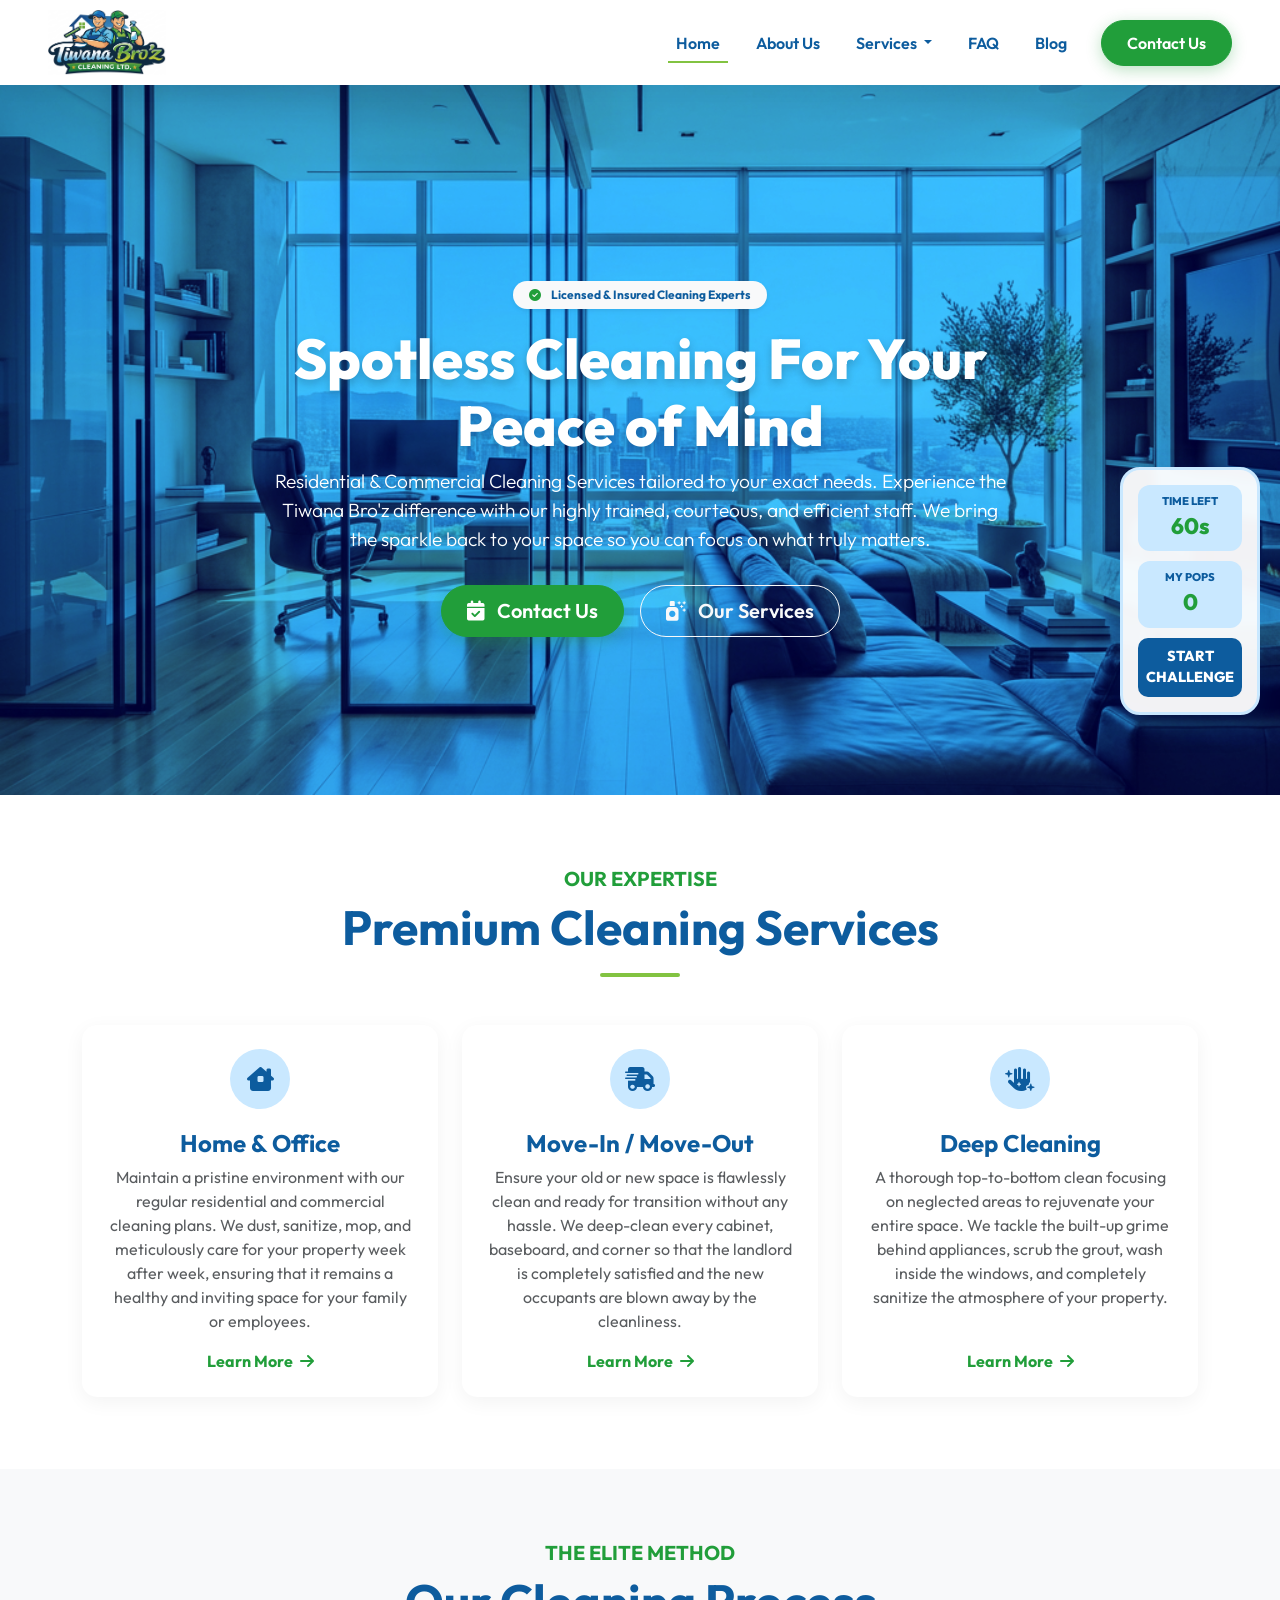
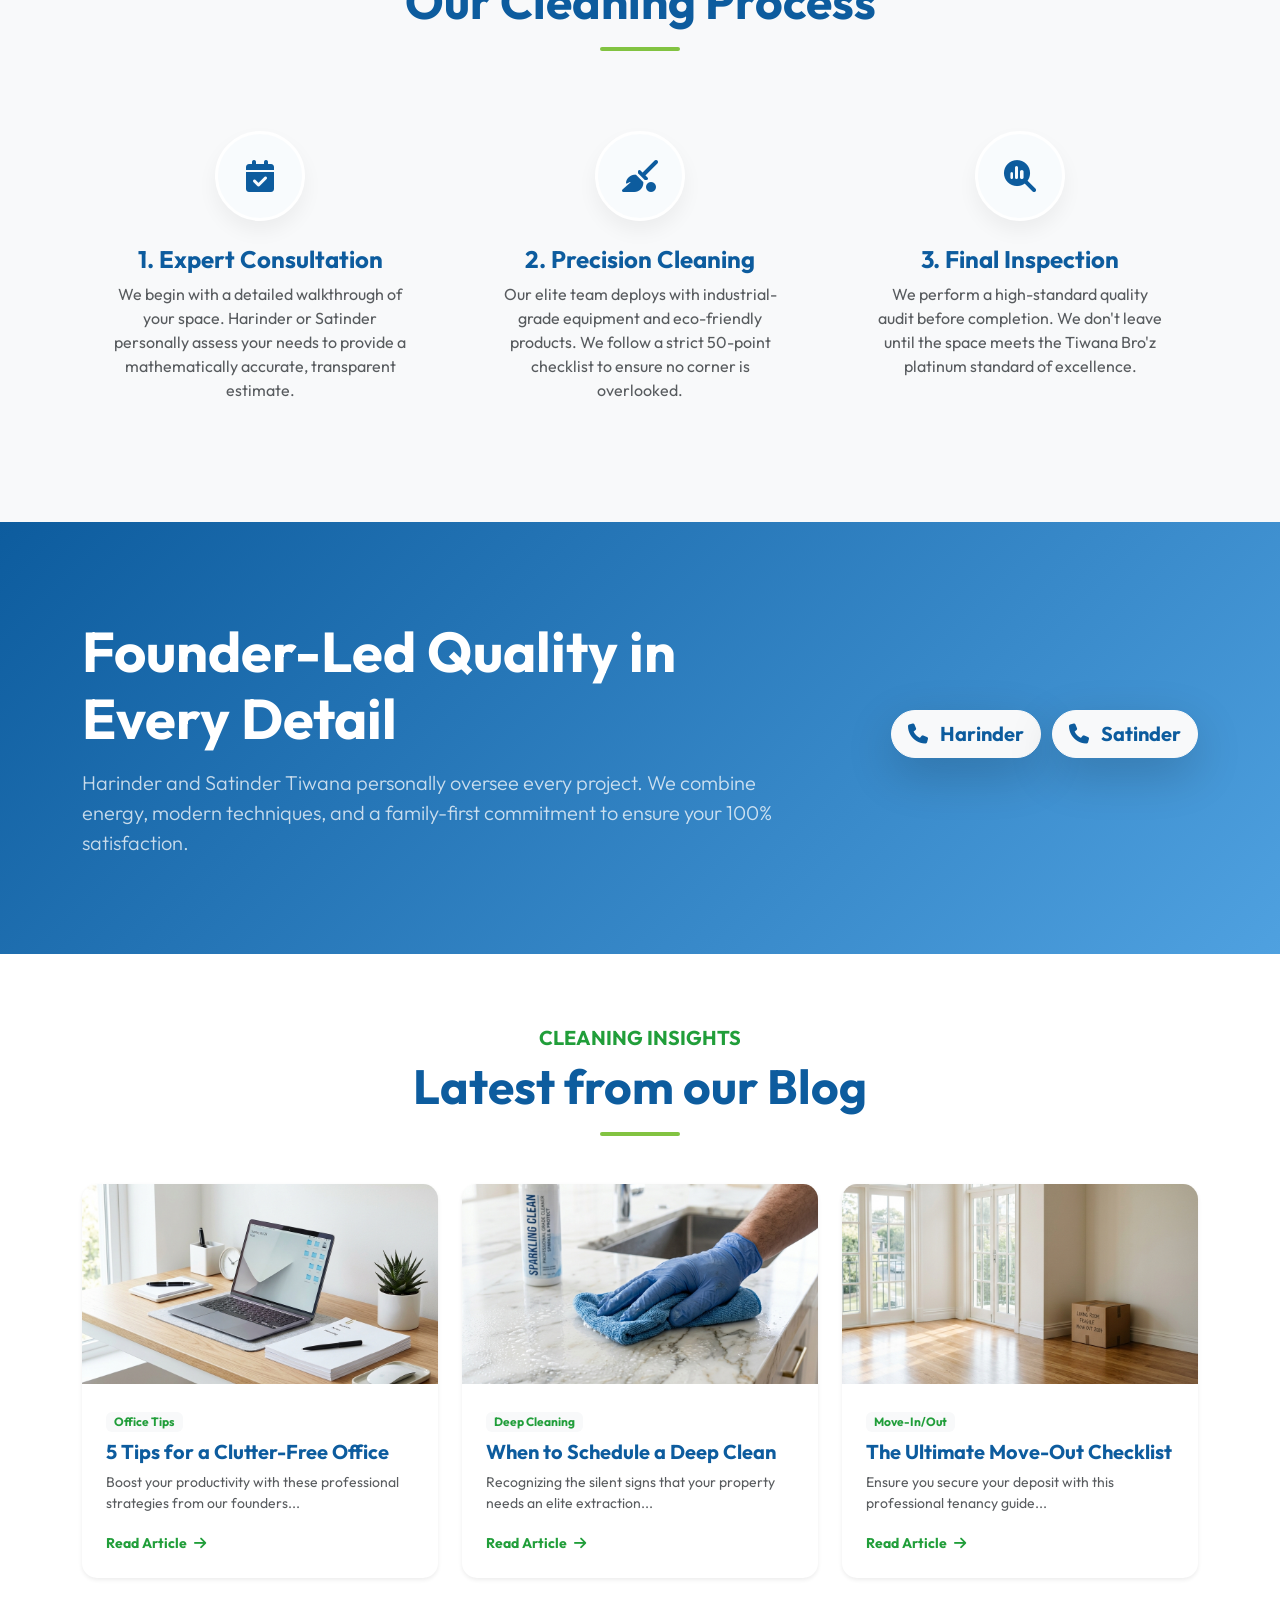
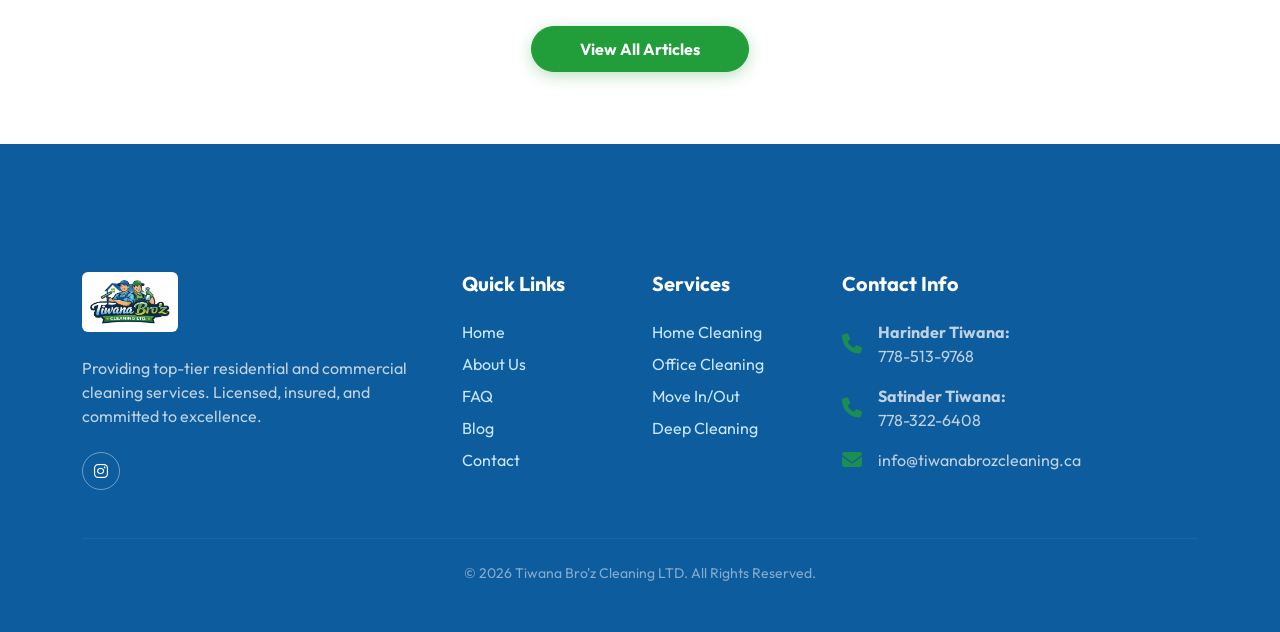
<file: index.html>
<!DOCTYPE html>
<html lang="en">
<head>
    <meta charset="UTF-8">
    <meta name="viewport" content="width=device-width, initial-scale=1.0">
    <meta name="keywords" content="cleaning services Surrey BC, professional house cleaners Vancouver, deep cleaning services near me, cleaning company Lower Mainland, move out cleaning Surrey, office cleaning services Vancouver, end of tenancy cleaning Surrey, deposit guarantee cleaning BC, apartment move out cleaners, surgical grade deep cleaning, post-construction cleaning Surrey, commercial office sanitization Vancouver, Airbnb cleaning Vancouver, strata building cleaners Surrey, affordable cleaning service Surrey, move out cleaning cost Surrey">
    <title>Residential & Commercial Cleaning in Surrey & Vancouver | Tiwana Bro'z</title>
    <meta name="description" content="Top-tier Residential & Commercial cleaning services in Surrey, Vancouver, & the Lower Mainland. Expert Move-In/Move-Out and Deep Cleaning exactly when you need it.">
    <link rel="canonical" href="https://tiwanabrozcleaning.ca/">
    <meta property="og:title" content="Residential & Commercial Cleaning | Tiwana Bro'z">
    <meta property="og:description" content="Top-tier cleaning services in Surrey, Vancouver, & the Lower Mainland.">
    <meta property="og:image" content="https://tiwanabrozcleaning.ca/images/hero_landing_png_1776251981636.png">
    <meta property="og:url" content="https://tiwanabrozcleaning.ca/">

    <!-- Bootstrap 5 CSS -->
    <link href="https://cdn.jsdelivr.net/npm/bootstrap@5.3.2/dist/css/bootstrap.min.css" rel="stylesheet">
    <!-- Font Awesome -->
    <link rel="stylesheet" href="https://cdnjs.cloudflare.com/ajax/libs/font-awesome/6.4.0/css/all.min.css">
    <!-- Custom CSS -->
    <link rel="stylesheet" href="style.css">
    <link rel="icon" type="image/png" href="images/logo.png">
</head>
<body>

    <!-- Transparent Glass Navbar -->
    <nav class="navbar navbar-expand-lg navbar-glass fixed-top">
        <div class="container-fluid px-4 px-lg-5">
            <a class="navbar-brand" href="index.html">
                <img src="images/logo.png?v=2" alt="Tiwana Bro'z Cleaning LTD. Logo" style="object-fit: contain;">
            </a>
            <button class="navbar-toggler" type="button" data-bs-toggle="collapse" data-bs-target="#navbarNav" aria-controls="navbarNav" aria-expanded="false" aria-label="Toggle navigation">
                <span class="navbar-toggler-icon"></span>
            </button>
            <div class="collapse navbar-collapse" id="navbarNav">
                <ul class="navbar-nav ms-auto mb-2 mb-lg-0 align-items-center">
                    <li class="nav-item"><a class="nav-link active" href="index.html">Home</a></li>
                    <li class="nav-item"><a class="nav-link" href="about.html">About Us</a></li>
                    <li class="nav-item dropdown">
                        <a class="nav-link dropdown-toggle" href="#" role="button" data-bs-toggle="dropdown" aria-expanded="false">
                            Services
                        </a>
                        <ul class="dropdown-menu border-0 shadow">
                            <li><a class="dropdown-item" href="service-1.html">Home & Office Cleaning</a></li>
                            <li><a class="dropdown-item" href="service-2.html">Move-In / Move-Out</a></li>
                            <li><a class="dropdown-item" href="service-3.html">Deep Cleaning</a></li>
                        </ul>
                    </li>
                    <li class="nav-item"><a class="nav-link" href="faq.html">FAQ</a></li>
                    <li class="nav-item"><a class="nav-link" href="blog.html">Blog</a></li>
                    <li class="nav-item ms-lg-3 mt-3 mt-lg-0"><a class="btn btn-primary" href="contact.html">Contact Us</a></li>
                </ul>
            </div>
        </div>
    </nav>

    <!-- Hero Section -->
    <section class="hero-section" style="background-image: url('images/hero_landing_png_1776251981636.png');">
        <!-- Overlay is handled in CSS background parameter -->
        <div class="container hero-content text-center mt-5">
            <div class="row justify-content-center">
                <div class="col-lg-8 animate-on-scroll">
                    <span class="badge bg-light text-ocean rounded-pill px-3 py-2 mb-3 shadow-sm"><i class="fa-solid fa-check-circle text-grass me-2"></i> Licensed & Insured Cleaning Experts</span>
                    <h1>Spotless Cleaning For Your Peace of Mind</h1>
                    <p class="lead">Residential & Commercial Cleaning Services tailored to your exact needs. Experience the Tiwana Bro'z difference with our highly trained, courteous, and efficient staff. We bring the sparkle back to your space so you can focus on what truly matters.</p>
                    <div class="d-flex justify-content-center gap-3">
                        <a href="contact.html" class="btn btn-primary btn-lg"><i class="fa-solid fa-calendar-check me-2"></i> Contact Us</a>
                        <a href="service-1.html" class="btn btn-outline-light btn-lg"><i class="fa-solid fa-spray-can-sparkles me-2"></i> Our Services</a>
                    </div>
                </div>
            </div>
        </div>

    </section>

    <!-- Services Overview Section -->
    <section class="py-5 bg-white">
        <div class="container py-4">
            <div class="text-center mb-5 animate-on-scroll">
                <h5 class="text-grass fw-bold">OUR EXPERTISE</h5>
                <h2 class="display-5 fw-bold text-ocean">Premium Cleaning Services</h2>
                <div class="mx-auto mt-3" style="width: 80px; height: 4px; background-color: var(--tb-lime-green); border-radius: 2px;"></div>
            </div>
            <div class="row g-4">
                <div class="col-md-4 animate-on-scroll" style="transition-delay: 0.1s;">
                    <div class="card service-card p-4 h-100 text-center">
                        <div class="service-icon mx-auto"><i class="fa-solid fa-house-chimney-window"></i></div>
                        <h4 class="fw-bold text-ocean">Home & Office</h4>
                        <p class="text-muted">Maintain a pristine environment with our regular residential and commercial cleaning plans. We dust, sanitize, mop, and meticulously care for your property week after week, ensuring that it remains a healthy and inviting space for your family or employees.</p>
                        <a href="service-1.html" class="text-grass fw-bold mt-auto text-decoration-none">Learn More <i class="fa-solid fa-arrow-right ms-1"></i></a>
                    </div>
                </div>
                <div class="col-md-4 animate-on-scroll" style="transition-delay: 0.2s;">
                    <div class="card service-card p-4 h-100 text-center">
                        <div class="service-icon mx-auto"><i class="fa-solid fa-truck-fast"></i></div>
                        <h4 class="fw-bold text-ocean">Move-In / Move-Out</h4>
                        <p class="text-muted">Ensure your old or new space is flawlessly clean and ready for transition without any hassle. We deep-clean every cabinet, baseboard, and corner so that the landlord is completely satisfied and the new occupants are blown away by the cleanliness.</p>
                        <a href="service-2.html" class="text-grass fw-bold mt-auto text-decoration-none">Learn More <i class="fa-solid fa-arrow-right ms-1"></i></a>
                    </div>
                </div>
                <div class="col-md-4 animate-on-scroll" style="transition-delay: 0.3s;">
                    <div class="card service-card p-4 h-100 text-center">
                        <div class="service-icon mx-auto"><i class="fa-solid fa-hand-sparkles"></i></div>
                        <h4 class="fw-bold text-ocean">Deep Cleaning</h4>
                        <p class="text-muted">A thorough top-to-bottom clean focusing on neglected areas to rejuvenate your entire space. We tackle the built-up grime behind appliances, scrub the grout, wash inside the windows, and completely sanitize the atmosphere of your property.</p>
                        <a href="service-3.html" class="text-grass fw-bold mt-auto text-decoration-none">Learn More <i class="fa-solid fa-arrow-right ms-1"></i></a>
                    </div>
                </div>
            </div>
        </div>
    </section>

    <!-- Premium Process Section -->
    <section class="py-5 bg-light position-relative">
        <div class="container py-4">
            <div class="text-center mb-5 animate-on-scroll">
                <h5 class="text-grass fw-bold">THE ELITE METHOD</h5>
                <h2 class="display-5 fw-bold text-ocean">Our Cleaning Process</h2>
                <div class="mx-auto mt-3" style="width: 80px; height: 4px; background-color: var(--tb-lime-green); border-radius: 2px;"></div>
            </div>
            
            <div class="row g-4 justify-content-center">
                <div class="col-lg-4 animate-on-scroll">
                    <div class="process-step">
                        <div class="process-icon-wrapper">
                            <i class="fa-solid fa-calendar-check"></i>
                        </div>
                        <h4 class="fw-bold text-ocean">1. Expert Consultation</h4>
                        <p class="text-muted">We begin with a detailed walkthrough of your space. Harinder or Satinder personally assess your needs to provide a mathematically accurate, transparent estimate.</p>
                    </div>
                </div>
                <div class="col-lg-4 animate-on-scroll" style="transition-delay: 0.2s;">
                    <div class="process-step">
                        <div class="process-icon-wrapper">
                            <i class="fa-solid fa-broom-ball"></i>
                        </div>
                        <h4 class="fw-bold text-ocean">2. Precision Cleaning</h4>
                        <p class="text-muted">Our elite team deploys with industrial-grade equipment and eco-friendly products. We follow a strict 50-point checklist to ensure no corner is overlooked.</p>
                    </div>
                </div>
                <div class="col-lg-4 animate-on-scroll" style="transition-delay: 0.4s;">
                    <div class="process-step">
                        <div class="process-icon-wrapper">
                            <i class="fa-solid fa-magnifying-glass-chart"></i>
                        </div>
                        <h4 class="fw-bold text-ocean">3. Final Inspection</h4>
                        <p class="text-muted">We perform a high-standard quality audit before completion. We don't leave until the space meets the Tiwana Bro'z platinum standard of excellence.</p>
                    </div>
                </div>
            </div>
        </div>
    </section>

    <!-- Founder Commitment Section -->
    <section class="py-5 bg-gradient-blue text-white position-relative overflow-hidden">
        <div class="container py-5 position-relative z-index-2">
            <div class="row align-items-center">
                <div class="col-lg-8 mb-4 mb-lg-0 animate-on-scroll">
                    <h2 class="display-4 fw-bold mb-3 text-white">Founder-Led Quality in Every Detail</h2>
                    <p class="lead mb-0 text-white opacity-75">Harinder and Satinder Tiwana personally oversee every project. We combine energy, modern techniques, and a family-first commitment to ensure your 100% satisfaction.</p>
                </div>
                <div class="col-lg-4 text-lg-end animate-on-scroll">
                    <a href="tel:7785139768" class="btn btn-light btn-lg text-ocean fw-bold shadow-lg mb-2 me-2 rounded-pill hover-glow"><i class="fa-solid fa-phone me-2"></i> Harinder</a>
                    <a href="tel:7783226408" class="btn btn-light btn-lg text-ocean fw-bold shadow-lg mb-2 rounded-pill hover-glow"><i class="fa-solid fa-phone me-2"></i> Satinder</a>
                </div>
            </div>
        </div>
    </section>

    <!-- Latest Blog Section -->
    <section class="py-5 bg-white">
        <div class="container py-4">
            <div class="text-center mb-5 animate-on-scroll">
                <h5 class="text-grass fw-bold">CLEANING INSIGHTS</h5>
                <h2 class="display-5 fw-bold text-ocean">Latest from our Blog</h2>
                <div class="mx-auto mt-3" style="width: 80px; height: 4px; background-color: var(--tb-lime-green); border-radius: 2px;"></div>
            </div>
            
            <div class="row g-4">
                <div class="col-md-4 animate-on-scroll">
                    <div class="card service-card border-0 shadow-sm h-100">
                        <img src="images/blog_1_png_1776255019615.png" class="card-img-top rounded-top" alt="Office Cleaning" style="height: 200px; object-fit: cover;">
                        <div class="card-body p-4">
                            <span class="badge bg-light text-grass mb-2">Office Tips</span>
                            <h5 class="fw-bold text-ocean">5 Tips for a Clutter-Free Office</h5>
                            <p class="text-muted small">Boost your productivity with these professional strategies from our founders...</p>
                            <a href="blog-post-1.html" class="text-grass fw-bold text-decoration-none small">Read Article <i class="fa-solid fa-arrow-right ms-1"></i></a>
                        </div>
                    </div>
                </div>
                <div class="col-md-4 animate-on-scroll" style="transition-delay: 0.1s;">
                    <div class="card service-card border-0 shadow-sm h-100">
                        <img src="images/blog_2_png_1776255037258.png" class="card-img-top rounded-top" alt="Deep Cleaning" style="height: 200px; object-fit: cover;">
                        <div class="card-body p-4">
                            <span class="badge bg-light text-grass mb-2">Deep Cleaning</span>
                            <h5 class="fw-bold text-ocean">When to Schedule a Deep Clean</h5>
                            <p class="text-muted small">Recognizing the silent signs that your property needs an elite extraction...</p>
                            <a href="blog-post-2.html" class="text-grass fw-bold text-decoration-none small">Read Article <i class="fa-solid fa-arrow-right ms-1"></i></a>
                        </div>
                    </div>
                </div>
                <div class="col-md-4 animate-on-scroll" style="transition-delay: 0.2s;">
                    <div class="card service-card border-0 shadow-sm h-100">
                        <img src="images/blog_3_png_1776255055656.png" class="card-img-top rounded-top" alt="Move Out" style="height: 200px; object-fit: cover;">
                        <div class="card-body p-4">
                            <span class="badge bg-light text-grass mb-2">Move-In/Out</span>
                            <h5 class="fw-bold text-ocean">The Ultimate Move-Out Checklist</h5>
                            <p class="text-muted small">Ensure you secure your deposit with this professional tenancy guide...</p>
                            <a href="blog-post-3.html" class="text-grass fw-bold text-decoration-none small">Read Article <i class="fa-solid fa-arrow-right ms-1"></i></a>
                        </div>
                    </div>
                </div>
            </div>
            
            <div class="text-center mt-5">
                <a href="blog.html" class="btn btn-primary rounded-pill px-5 fw-bold">View All Articles</a>
            </div>
        </div>
    </section>

    <!-- Footer -->
    <footer class="mt-0">
        <div class="container py-5 position-relative z-index-2">
            <div class="row g-4 mb-4">
                <div class="col-lg-4 col-md-6 mb-4">
                    <div class="mb-4"><img src="images/logo.png?v=2" alt="Tiwana Bro'z Cleaning LTD. Logo" height="60" class="bg-white rounded p-2"></div>
                    <p class="text-light opacity-75 mb-4">Providing top-tier residential and commercial cleaning services. Licensed, insured, and committed to excellence.</p>
                    <div class="d-flex gap-3 mt-4">
                        <a href="https://www.instagram.com/tiwanabrozcleaning?igsh=MW01enQ4YmJnaTh2MA%3D%3D&utm_source=qr" target="_blank" rel="noopener noreferrer" class="footer-social-link"><i class="fa-brands fa-instagram"></i></a>
                    </div>
                </div>
                <div class="col-lg-2 col-md-6 mb-4">
                    <h5 class="text-white fw-bold mb-4">Quick Links</h5>
                    <ul class="list-unstyled">
                        <li class="mb-2"><a href="index.html">Home</a></li>
                        <li class="mb-2"><a href="about.html">About Us</a></li>
                        <li class="mb-2"><a href="faq.html">FAQ</a></li>
                        <li class="mb-2"><a href="blog.html">Blog</a></li>
                        <li class="mb-2"><a href="contact.html">Contact</a></li>
                    </ul>
                </div>
                <div class="col-lg-2 col-md-6 mb-4">
                    <h5 class="text-white fw-bold mb-4">Services</h5>
                    <ul class="list-unstyled">
                        <li class="mb-2"><a href="service-1.html">Home Cleaning</a></li>
                        <li class="mb-2"><a href="service-1.html">Office Cleaning</a></li>
                        <li class="mb-2"><a href="service-2.html">Move In/Out</a></li>
                        <li class="mb-2"><a href="service-3.html">Deep Cleaning</a></li>
                    </ul>
                </div>
                <div class="col-lg-4 col-md-6 mb-4">
                    <h5 class="text-white fw-bold mb-4">Contact Info</h5>
                    <ul class="list-unstyled text-light opacity-75">
                        <li class="mb-3 d-flex align-items-center gap-3">
                            <i class="fa-solid fa-phone text-grass fs-5"></i>
                            <div>
                                <strong>Harinder Tiwana:</strong> <br><a href="tel:7785139768" class="text-light">778-513-9768</a>
                            </div>
                        </li>
                        <li class="mb-3 d-flex align-items-center gap-3">
                            <i class="fa-solid fa-phone text-grass fs-5"></i>
                            <div>
                                <strong>Satinder Tiwana:</strong> <br><a href="tel:7783226408" class="text-light">778-322-6408</a>
                            </div>
                        </li>
                        <li class="mb-3 d-flex align-items-center gap-3">
                            <i class="fa-solid fa-envelope text-grass fs-5"></i>
                            <a href="mailto:info@tiwanabrozcleaning.ca" class="text-light">info@tiwanabrozcleaning.ca</a>
                        </li>
                    </ul>
                </div>
            </div>
            <hr class="border-secondary mb-4 opacity-25">
            <div class="text-center text-light opacity-50 small">
                &copy; 2026 Tiwana Bro'z Cleaning LTD. All Rights Reserved.
            </div>
        </div>
    </footer>

    <script src="https://cdn.jsdelivr.net/npm/bootstrap@5.3.2/dist/js/bootstrap.bundle.min.js"></script>
    <script src="script.js"></script>
</body>
</html>
</file>
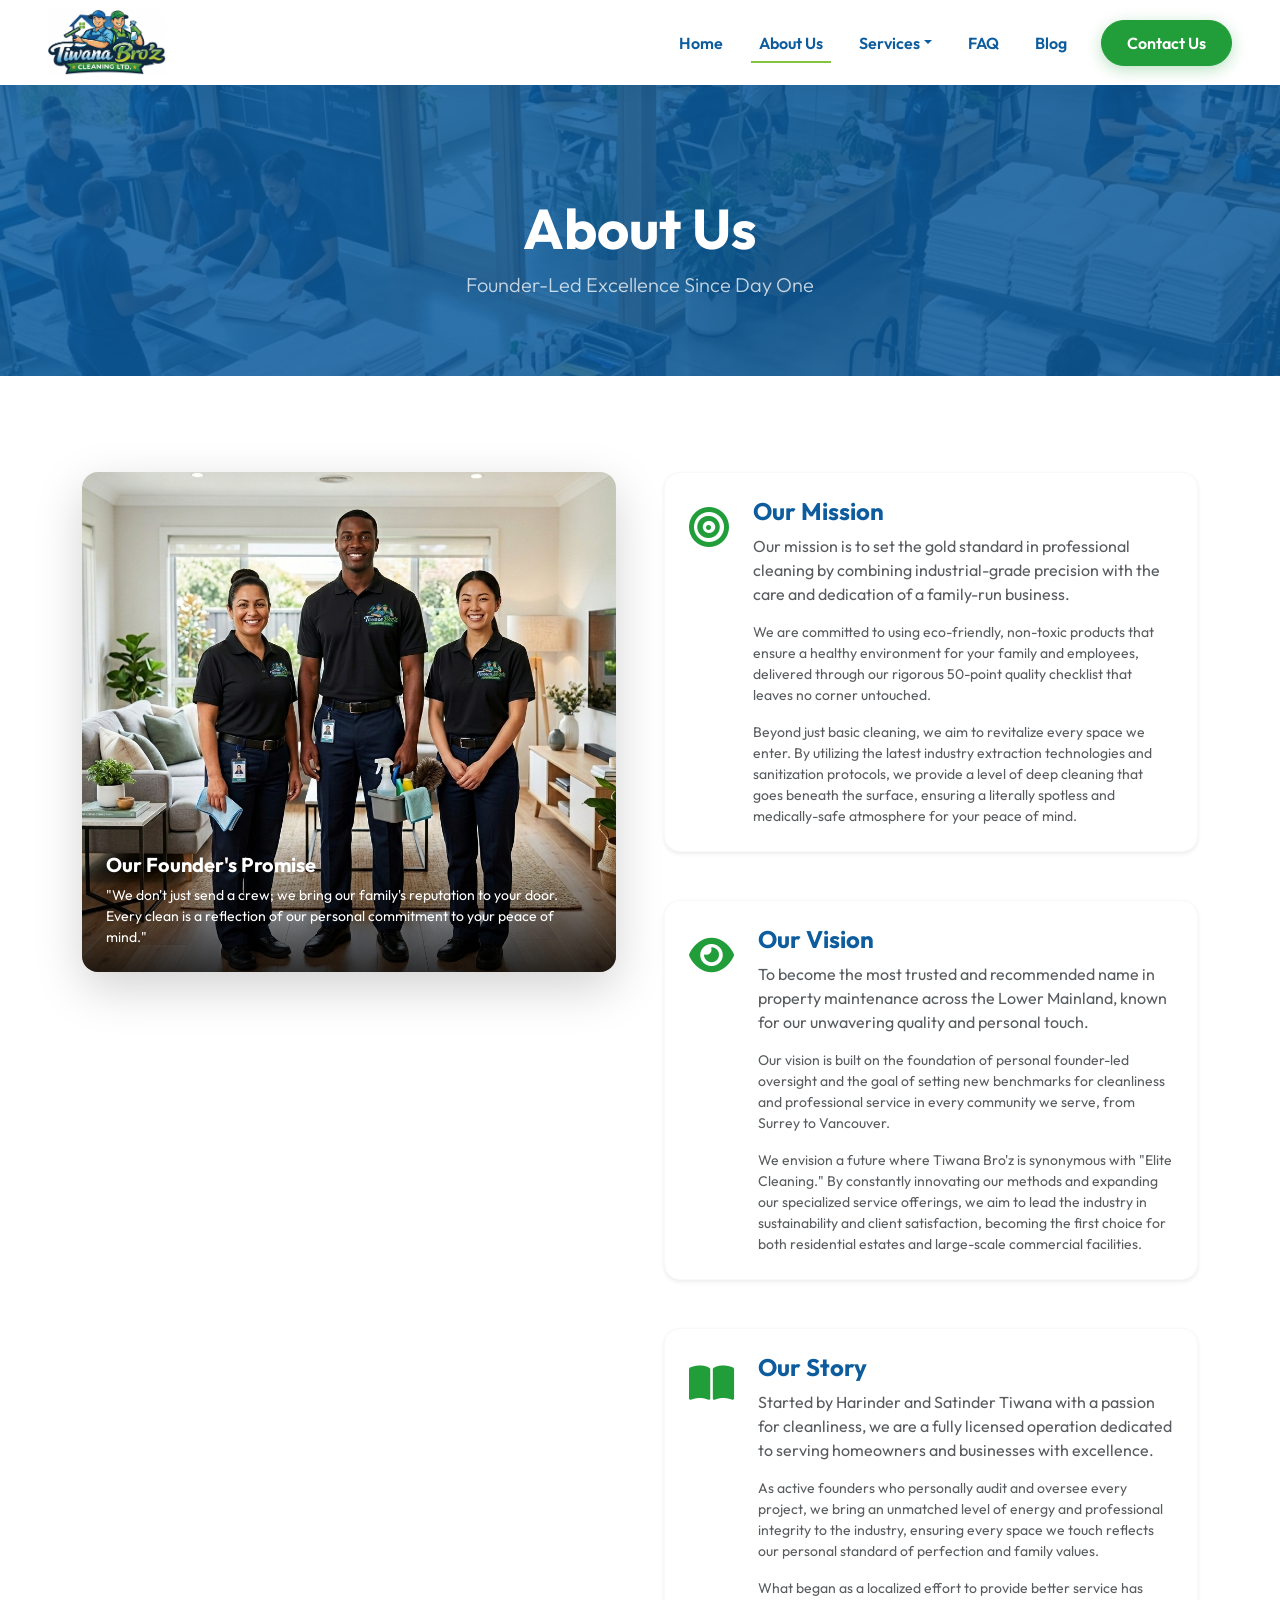
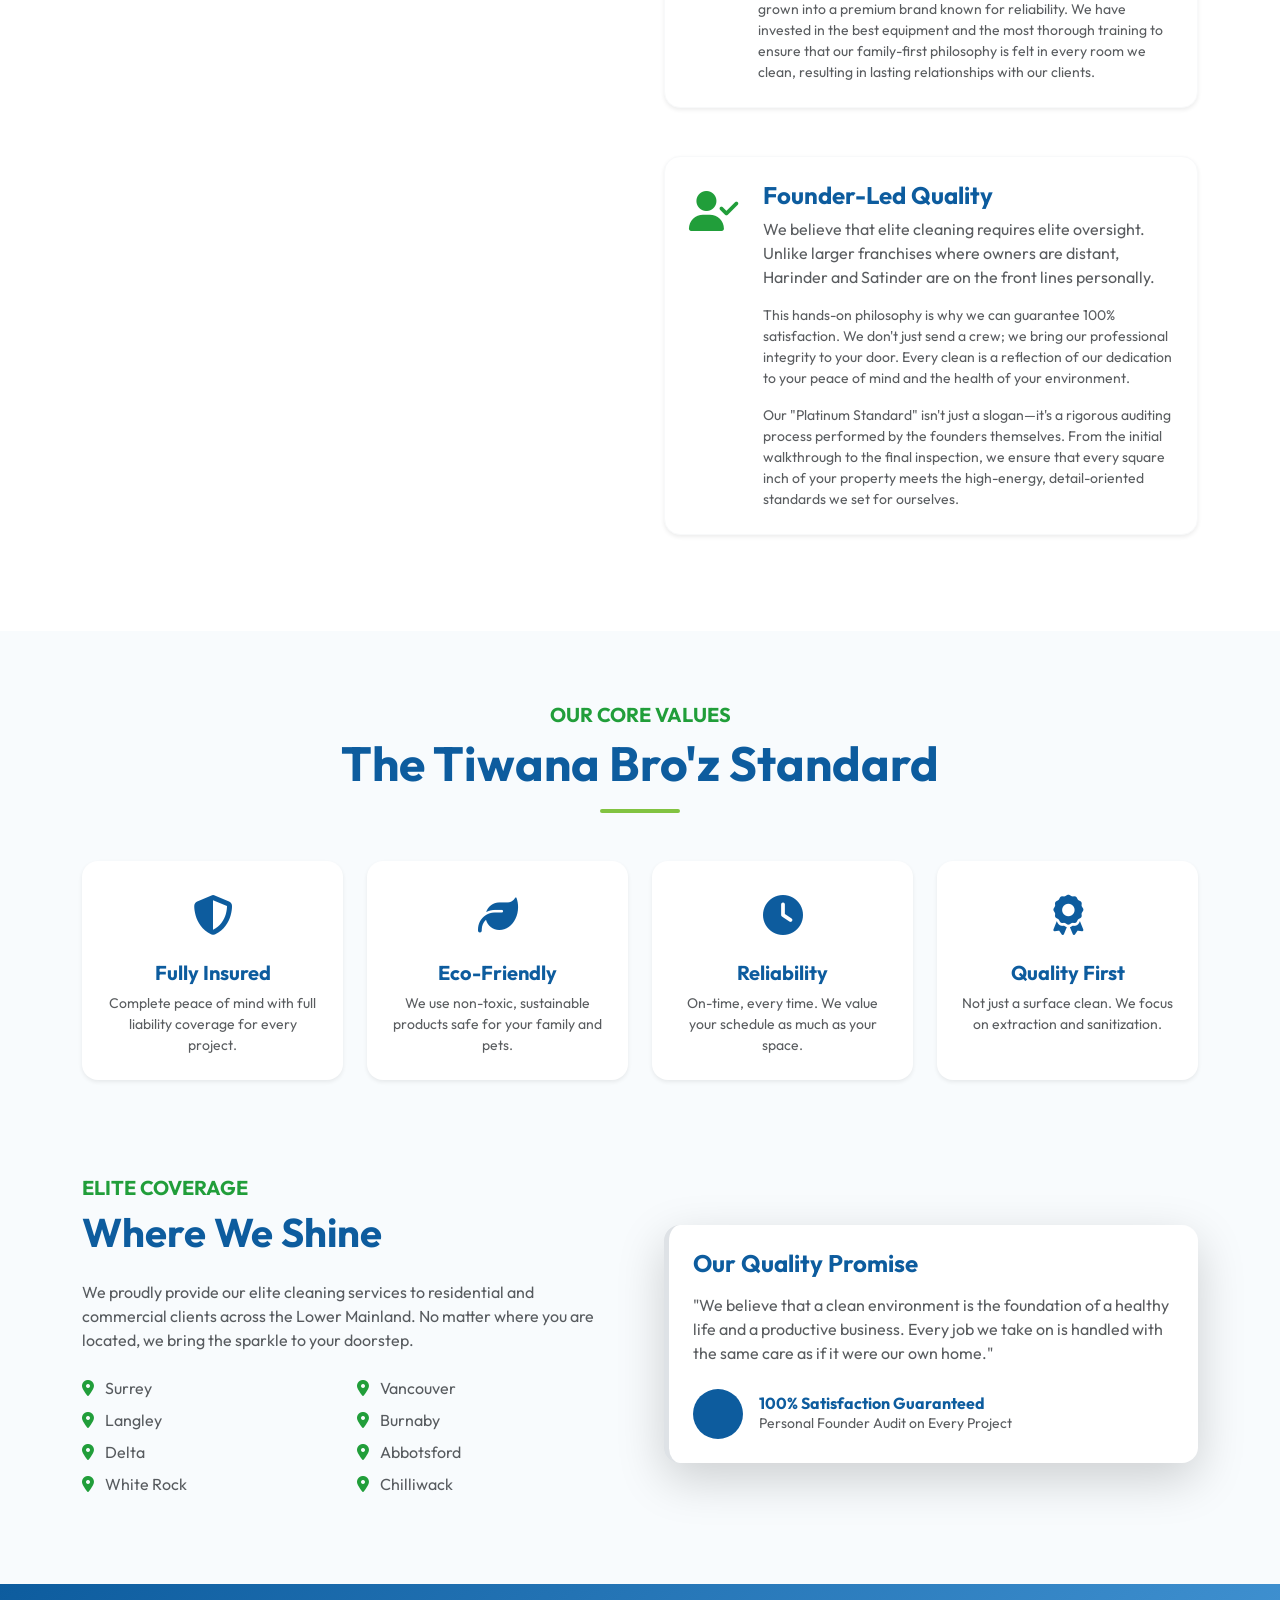
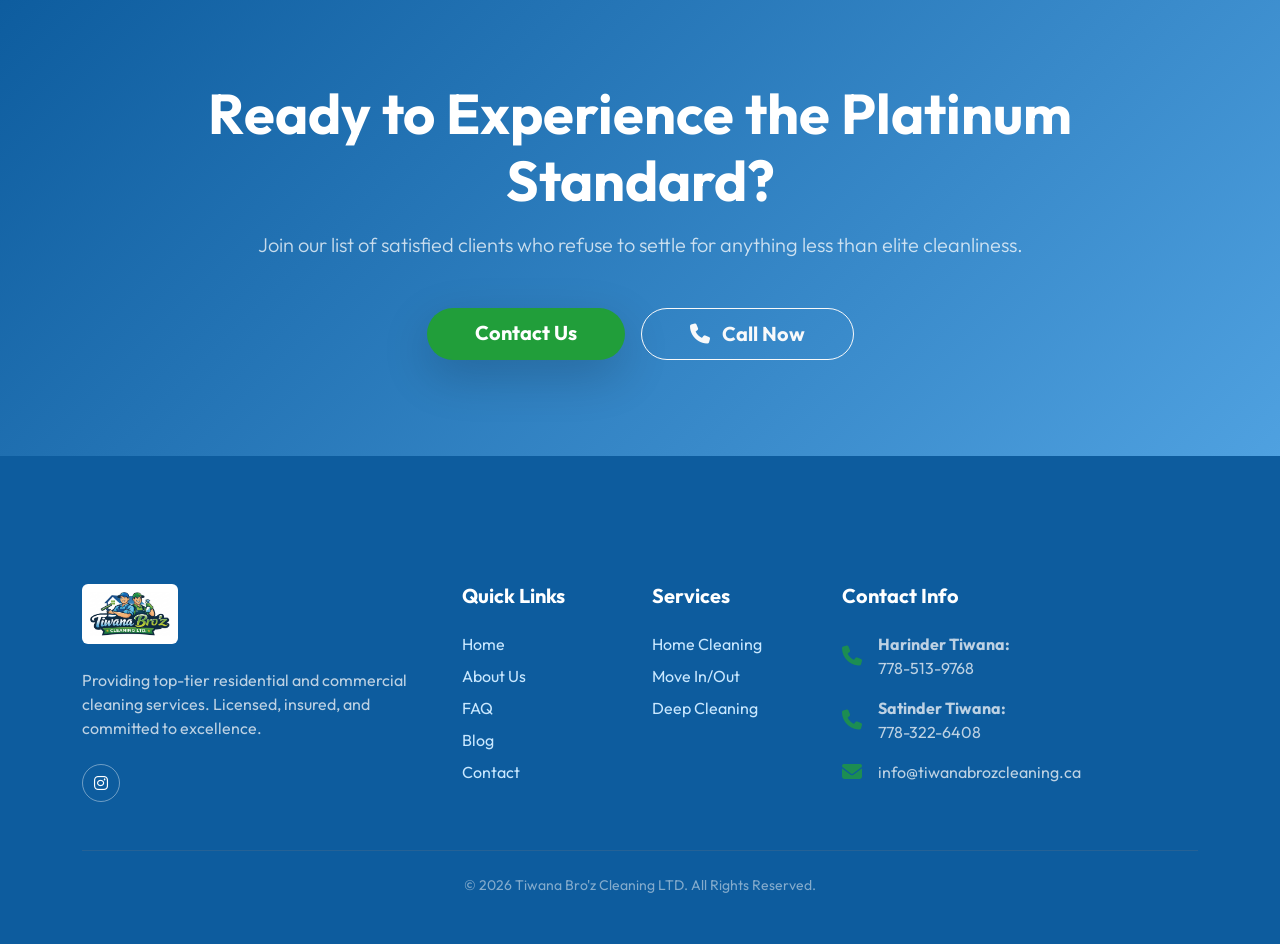
<file: about.html>
<!DOCTYPE html>
<html lang="en">
<head>
    <meta charset="UTF-8">
    <meta name="viewport" content="width=device-width, initial-scale=1.0">
    <meta name="keywords" content="cleaning services Surrey BC, professional house cleaners Vancouver, deep cleaning services near me, cleaning company Lower Mainland, move out cleaning Surrey, office cleaning services Vancouver, end of tenancy cleaning Surrey, deposit guarantee cleaning BC, apartment move out cleaners, surgical grade deep cleaning, post-construction cleaning Surrey, commercial office sanitization Vancouver, Airbnb cleaning Vancouver, strata building cleaners Surrey, affordable cleaning service Surrey, move out cleaning cost Surrey">
    <title>About Us | Tiwana Bro'z Cleaning Ltd. | Lower Mainland Cleaning</title>
    <meta name="description" content="Learn about Tiwana Bro'z Cleaning Ltd., our founder-led mission, and our family commitment to providing the highest quality cleaning services in Surrey, Vancouver, and beyond.">
    <link rel="canonical" href="https://tiwanabrozcleaning.ca/about.html">
    <meta property="og:title" content="About Us | Tiwana Bro'z Cleaning Ltd.">
    <meta property="og:description" content="Discover our founder-led mission to provide the highest quality cleaning services in the Lower Mainland.">
    <meta property="og:image" content="https://tiwanabrozcleaning.ca/images/tiwana_black_shirts_1776309372762.png">
    <meta property="og:url" content="https://tiwanabrozcleaning.ca/about.html">
    <!-- Bootstrap 5 CSS -->
    <link href="https://cdn.jsdelivr.net/npm/bootstrap@5.3.2/dist/css/bootstrap.min.css" rel="stylesheet">
    <!-- Font Awesome -->
    <link rel="stylesheet" href="https://cdnjs.cloudflare.com/ajax/libs/font-awesome/6.4.0/css/all.min.css">
    <!-- Custom CSS -->
    <link rel="stylesheet" href="style.css">
    <link rel="icon" type="image/png" href="images/logo.png">
    <style>
        .page-header { background: url('images/about_h_png_1776252428151.png') center/cover no-repeat; padding: 120px 0 60px; position:relative; }
        .page-header::before { content:''; position:absolute; inset:0; background:rgba(13,92,158,0.85); }
    </style>
</head>
<body>
    <!-- Navbar -->
    <nav class="navbar navbar-expand-lg navbar-glass fixed-top">
        <div class="container-fluid px-4 px-lg-5">
            <a class="navbar-brand" href="index.html">
                <img src="images/logo.png?v=2" alt="Tiwana Bro'z Cleaning LTD. Logo" style="object-fit: contain;">
            </a>
            <button class="navbar-toggler" type="button" data-bs-toggle="collapse" data-bs-target="#navbarNav" aria-controls="navbarNav" aria-expanded="false" aria-label="Toggle navigation">
                <span class="navbar-toggler-icon"></span>
            </button>
            <div class="collapse navbar-collapse" id="navbarNav">
                <ul class="navbar-nav ms-auto mb-2 mb-lg-0 align-items-center">
                    <li class="nav-item"><a class="nav-link" href="index.html">Home</a></li>
                    <li class="nav-item"><a class="nav-link active" href="about.html">About Us</a></li>
                    <li class="nav-item dropdown">
                        <a class="nav-link dropdown-toggle" href="#" role="button" data-bs-toggle="dropdown" aria-expanded="false">Services</a>
                        <ul class="dropdown-menu border-0 shadow">
                            <li><a class="dropdown-item" href="service-1.html">Home & Office Cleaning</a></li>
                            <li><a class="dropdown-item" href="service-2.html">Move-In / Move-Out</a></li>
                            <li><a class="dropdown-item" href="service-3.html">Deep Cleaning</a></li>
                        </ul>
                    </li>
                    <li class="nav-item"><a class="nav-link" href="faq.html">FAQ</a></li>
                    <li class="nav-item"><a class="nav-link" href="blog.html">Blog</a></li>
                    <li class="nav-item ms-lg-3 mt-3 mt-lg-0"><a class="btn btn-primary" href="contact.html">Contact Us</a></li>
                </ul>
            </div>
        </div>
    </nav>
    
    <!-- Page Header -->
    <header class="page-header text-white text-center">
        <div class="container position-relative z-index-2 animate-on-scroll">
            <h1 class="fw-bold display-4">About Us</h1>
            <p class="lead opacity-75">Founder-Led Excellence Since Day One</p>
        </div>
    </header>

    <!-- Mission, Vision & Story Grid -->
    <section class="py-5 bg-white">
        <div class="container py-5">
            <div class="row g-5">
                <div class="col-lg-6">
                    <div class="sticky-column" style="position: sticky; top: 120px; z-index: 5;">
                        <div class="position-relative">
                            <img src="images/tiwana_black_shirts_1776309372762.png" alt="Professional Cleaning Team" class="img-fluid rounded-4 shadow-lg animate-on-scroll w-100" style="object-fit: cover; max-height: 500px">
                            <div class="position-absolute bottom-0 start-0 w-100 p-4 rounded-bottom-4" style="background: linear-gradient(to top, rgba(0,0,0,0.8), transparent);">
                                <h5 class="fw-bold text-white mb-2">Our Founder's Promise</h5>
                                <p class="text-white small mb-0">"We don't just send a crew; we bring our family's reputation to your door. Every clean is a reflection of our personal commitment to your peace of mind."</p>
                            </div>
                        </div>
                    </div>
                </div>
                <div class="col-lg-6 animate-on-scroll" style="transition-delay: 0.2s;">
                    <div class="d-flex flex-column gap-5">
                        <!-- Mission -->
                        <div class="d-flex gap-4 p-4 rounded-4 border border-light shadow-sm bg-white hover-glow">
                            <div class="text-grass fs-1"><i class="fa-solid fa-bullseye"></i></div>
                            <div>
                                <h4 class="fw-bold text-ocean">Our Mission</h4>
                                <p class="text-muted mb-3">Our mission is to set the gold standard in professional cleaning by combining industrial-grade precision with the care and dedication of a family-run business.</p>
                                <p class="text-muted small mb-3">We are committed to using eco-friendly, non-toxic products that ensure a healthy environment for your family and employees, delivered through our rigorous 50-point quality checklist that leaves no corner untouched.</p>
                                <p class="text-muted small mb-0">Beyond just basic cleaning, we aim to revitalize every space we enter. By utilizing the latest industry extraction technologies and sanitization protocols, we provide a level of deep cleaning that goes beneath the surface, ensuring a literally spotless and medically-safe atmosphere for your peace of mind.</p>
                            </div>
                        </div>
                        <!-- Vision -->
                        <div class="d-flex gap-4 p-4 rounded-4 border border-light shadow-sm bg-white hover-glow">
                            <div class="text-grass fs-1"><i class="fa-solid fa-eye"></i></div>
                            <div>
                                <h4 class="fw-bold text-ocean">Our Vision</h4>
                                <p class="text-muted mb-3">To become the most trusted and recommended name in property maintenance across the Lower Mainland, known for our unwavering quality and personal touch.</p>
                                <p class="text-muted small mb-3">Our vision is built on the foundation of personal founder-led oversight and the goal of setting new benchmarks for cleanliness and professional service in every community we serve, from Surrey to Vancouver.</p>
                                <p class="text-muted small mb-0">We envision a future where Tiwana Bro'z is synonymous with "Elite Cleaning." By constantly innovating our methods and expanding our specialized service offerings, we aim to lead the industry in sustainability and client satisfaction, becoming the first choice for both residential estates and large-scale commercial facilities.</p>
                            </div>
                        </div>
                        <!-- Story -->
                        <div class="d-flex gap-4 p-4 rounded-4 border border-light shadow-sm bg-white hover-glow">
                            <div class="text-grass fs-1"><i class="fa-solid fa-book-open"></i></div>
                            <div>
                                <h4 class="fw-bold text-ocean">Our Story</h4>
                                <p class="text-muted mb-3">Started by Harinder and Satinder Tiwana with a passion for cleanliness, we are a fully licensed operation dedicated to serving homeowners and businesses with excellence.</p>
                                <p class="text-muted small mb-3">As active founders who personally audit and oversee every project, we bring an unmatched level of energy and professional integrity to the industry, ensuring every space we touch reflects our personal standard of perfection and family values.</p>
                                <p class="text-muted small mb-0">What began as a localized effort to provide better service has grown into a premium brand known for reliability. We have invested in the best equipment and the most thorough training to ensure that our family-first philosophy is felt in every room we clean, resulting in lasting relationships with our clients.</p>
                            </div>
                        </div>
                        <!-- Founder-Led Quality -->
                        <div class="d-flex gap-4 p-4 rounded-4 border border-light shadow-sm bg-white hover-glow">
                            <div class="text-grass fs-1"><i class="fa-solid fa-user-check"></i></div>
                            <div>
                                <h4 class="fw-bold text-ocean">Founder-Led Quality</h4>
                                <p class="text-muted mb-3">We believe that elite cleaning requires elite oversight. Unlike larger franchises where owners are distant, Harinder and Satinder are on the front lines personally.</p>
                                <p class="text-muted small mb-3">This hands-on philosophy is why we can guarantee 100% satisfaction. We don't just send a crew; we bring our professional integrity to your door. Every clean is a reflection of our dedication to your peace of mind and the health of your environment.</p>
                                <p class="text-muted small mb-0">Our "Platinum Standard" isn't just a slogan—it's a rigorous auditing process performed by the founders themselves. From the initial walkthrough to the final inspection, we ensure that every square inch of your property meets the high-energy, detail-oriented standards we set for ourselves.</p>
                            </div>
                        </div>
                    </div>
                </div>
            </div>
        </div>
    </section>

    <!-- Pillars of Commitment -->
    <section class="py-5" style="background-color: #f8fbfd;">
        <div class="container py-4">
            <div class="text-center mb-5 animate-on-scroll">
                <h5 class="text-grass fw-bold">OUR CORE VALUES</h5>
                <h2 class="display-5 fw-bold text-ocean">The Tiwana Bro'z Standard</h2>
                <div class="mx-auto mt-3" style="width: 80px; height: 4px; background-color: var(--tb-lime-green); border-radius: 2px;"></div>
            </div>
            
            <div class="row g-4 mb-5">
                <div class="col-lg-3 col-md-6 animate-on-scroll">
                    <div class="text-center p-4 bg-white rounded-4 shadow-sm h-100">
                        <div class="fs-1 text-ocean mb-3"><i class="fa-solid fa-shield-halved"></i></div>
                        <h5 class="fw-bold">Fully Insured</h5>
                        <p class="small text-muted mb-0">Complete peace of mind with full liability coverage for every project.</p>
                    </div>
                </div>
                <div class="col-lg-3 col-md-6 animate-on-scroll" style="transition-delay: 0.1s;">
                    <div class="text-center p-4 bg-white rounded-4 shadow-sm h-100">
                        <div class="fs-1 text-ocean mb-3"><i class="fa-solid fa-leaf"></i></div>
                        <h5 class="fw-bold">Eco-Friendly</h5>
                        <p class="small text-muted mb-0">We use non-toxic, sustainable products safe for your family and pets.</p>
                    </div>
                </div>
                <div class="col-lg-3 col-md-6 animate-on-scroll" style="transition-delay: 0.2s;">
                    <div class="text-center p-4 bg-white rounded-4 shadow-sm h-100">
                        <div class="fs-1 text-ocean mb-3"><i class="fa-solid fa-clock"></i></div>
                        <h5 class="fw-bold">Reliability</h5>
                        <p class="small text-muted mb-0">On-time, every time. We value your schedule as much as your space.</p>
                    </div>
                </div>
                <div class="col-lg-3 col-md-6 animate-on-scroll" style="transition-delay: 0.3s;">
                    <div class="text-center p-4 bg-white rounded-4 shadow-sm h-100">
                        <div class="fs-1 text-ocean mb-3"><i class="fa-solid fa-award"></i></div>
                        <h5 class="fw-bold">Quality First</h5>
                        <p class="small text-muted mb-0">Not just a surface clean. We focus on extraction and sanitization.</p>
                    </div>
                </div>
            </div>

            <div class="row g-5 align-items-center pt-5">
                <div class="col-lg-6 animate-on-scroll">
                    <h5 class="text-grass fw-bold">ELITE COVERAGE</h5>
                    <h2 class="display-6 fw-bold text-ocean mb-4">Where We Shine</h2>
                    <p class="text-muted mb-4">We proudly provide our elite cleaning services to residential and commercial clients across the Lower Mainland. No matter where you are located, we bring the sparkle to your doorstep.</p>
                    <div class="row g-3">
                        <div class="col-6">
                            <ul class="list-unstyled text-muted">
                                <li class="mb-2"><i class="fa-solid fa-location-dot text-grass me-2"></i> Surrey</li>
                                <li class="mb-2"><i class="fa-solid fa-location-dot text-grass me-2"></i> Langley</li>
                                <li class="mb-2"><i class="fa-solid fa-location-dot text-grass me-2"></i> Delta</li>
                                <li class="mb-2"><i class="fa-solid fa-location-dot text-grass me-2"></i> White Rock</li>
                            </ul>
                        </div>
                        <div class="col-6">
                            <ul class="list-unstyled text-muted">
                                <li class="mb-2"><i class="fa-solid fa-location-dot text-grass me-2"></i> Vancouver</li>
                                <li class="mb-2"><i class="fa-solid fa-location-dot text-grass me-2"></i> Burnaby</li>
                                <li class="mb-2"><i class="fa-solid fa-location-dot text-grass me-2"></i> Abbotsford</li>
                                <li class="mb-2"><i class="fa-solid fa-location-dot text-grass me-2"></i> Chilliwack</li>
                            </ul>
                        </div>
                    </div>
                </div>
                <div class="col-lg-6 animate-on-scroll" style="transition-delay: 0.2s;">
                    <div class="p-4 bg-white rounded-4 shadow-lg border-start border-5 border-grass">
                        <h4 class="fw-bold text-ocean mb-3">Our Quality Promise</h4>
                        <p class="text-muted italic">"We believe that a clean environment is the foundation of a healthy life and a productive business. Every job we take on is handled with the same care as if it were our own home."</p>
                        <div class="d-flex align-items-center gap-3 mt-4">
                            <div class="bg-ocean text-white rounded-circle d-flex align-items-center justify-content-center" style="width: 50px; height: 50px;">
                                <i class="fa-solid fa-shield-check fs-4"></i>
                            </div>
                            <div>
                                <h6 class="fw-bold mb-0">100% Satisfaction Guaranteed</h6>
                                <p class="small text-muted mb-0">Personal Founder Audit on Every Project</p>
                            </div>
                        </div>
                    </div>
                </div>
            </div>
        </div>
    </section>

    <!-- Final CTA Section -->
    <section class="py-5 bg-gradient-blue text-white overflow-hidden">
        <div class="container py-5 text-center position-relative z-index-2 animate-on-scroll">
            <h2 class="display-4 fw-bold mb-3">Ready to Experience the Platinum Standard?</h2>
            <p class="lead mb-5 opacity-75">Join our list of satisfied clients who refuse to settle for anything less than elite cleanliness.</p>
            <div class="d-flex flex-column flex-md-row gap-3 justify-content-center">
                <a href="contact.html" class="btn btn-grass btn-lg rounded-pill px-5 fw-bold text-white shadow-lg">Contact Us</a>
                <a href="tel:7785139768" class="btn btn-outline-light btn-lg rounded-pill px-5 fw-bold"><i class="fa-solid fa-phone me-2"></i> Call Now</a>
            </div>
        </div>
    </section>

    <!-- Footer -->
    <footer class="mt-0">
        <div class="container py-5 position-relative z-index-2">
            <div class="row g-4 mb-4">
                <div class="col-lg-4 col-md-6 mb-4">
                    <div class="mb-4"><img src="images/logo.png?v=2" alt="Tiwana Bro'z Cleaning LTD. Logo" height="60" class="bg-white rounded p-2"></div>
                    <p class="text-light opacity-75 mb-4">Providing top-tier residential and commercial cleaning services. Licensed, insured, and committed to excellence.</p>
                    <div class="d-flex gap-3 mt-4">
                        <a href="https://www.instagram.com/tiwanabrozcleaning?igsh=MW01enQ4YmJnaTh2MA%3D%3D&utm_source=qr" target="_blank" rel="noopener noreferrer" class="footer-social-link"><i class="fa-brands fa-instagram"></i></a>
                    </div>
                </div>
                <div class="col-lg-2 col-md-6 mb-4">
                    <h5 class="text-white fw-bold mb-4">Quick Links</h5>
                    <ul class="list-unstyled">
                        <li class="mb-2"><a href="index.html">Home</a></li>
                        <li class="mb-2"><a href="about.html">About Us</a></li>
                        <li class="mb-2"><a href="faq.html">FAQ</a></li>
                        <li class="mb-2"><a href="blog.html">Blog</a></li>
                        <li class="mb-2"><a href="contact.html">Contact</a></li>
                    </ul>
                </div>
                <div class="col-lg-2 col-md-6 mb-4">
                    <h5 class="text-white fw-bold mb-4">Services</h5>
                    <ul class="list-unstyled">
                        <li class="mb-2"><a href="service-1.html">Home Cleaning</a></li>
                        <li class="mb-2"><a href="service-2.html">Move In/Out</a></li>
                        <li class="mb-2"><a href="service-3.html">Deep Cleaning</a></li>
                    </ul>
                </div>
                <div class="col-lg-4 col-md-6 mb-4">
                    <h5 class="text-white fw-bold mb-4">Contact Info</h5>
                    <ul class="list-unstyled text-light opacity-75">
                        <li class="mb-3 d-flex align-items-center gap-3">
                            <i class="fa-solid fa-phone text-grass fs-5"></i>
                            <div><strong>Harinder Tiwana:</strong> <br><a href="tel:7785139768" class="text-light">778-513-9768</a></div>
                        </li>
                        <li class="mb-3 d-flex align-items-center gap-3">
                            <i class="fa-solid fa-phone text-grass fs-5"></i>
                            <div><strong>Satinder Tiwana:</strong> <br><a href="tel:7783226408" class="text-light">778-322-6408</a></div>
                        </li>
                        <li class="mb-3 d-flex align-items-center gap-3">
                            <i class="fa-solid fa-envelope text-grass fs-5"></i>
                            <a href="mailto:info@tiwanabrozcleaning.ca" class="text-light">info@tiwanabrozcleaning.ca</a>
                        </li>
                    </ul>
                </div>
            </div>
            <hr class="border-secondary mb-4 opacity-25">
            <div class="text-center text-light opacity-50 small">&copy; 2026 Tiwana Bro'z Cleaning LTD. All Rights Reserved.</div>
        </div>
    </footer>
    <script src="https://cdn.jsdelivr.net/npm/bootstrap@5.3.2/dist/js/bootstrap.bundle.min.js"></script>
    <script src="script.js"></script>
</body>
</html>
</file>
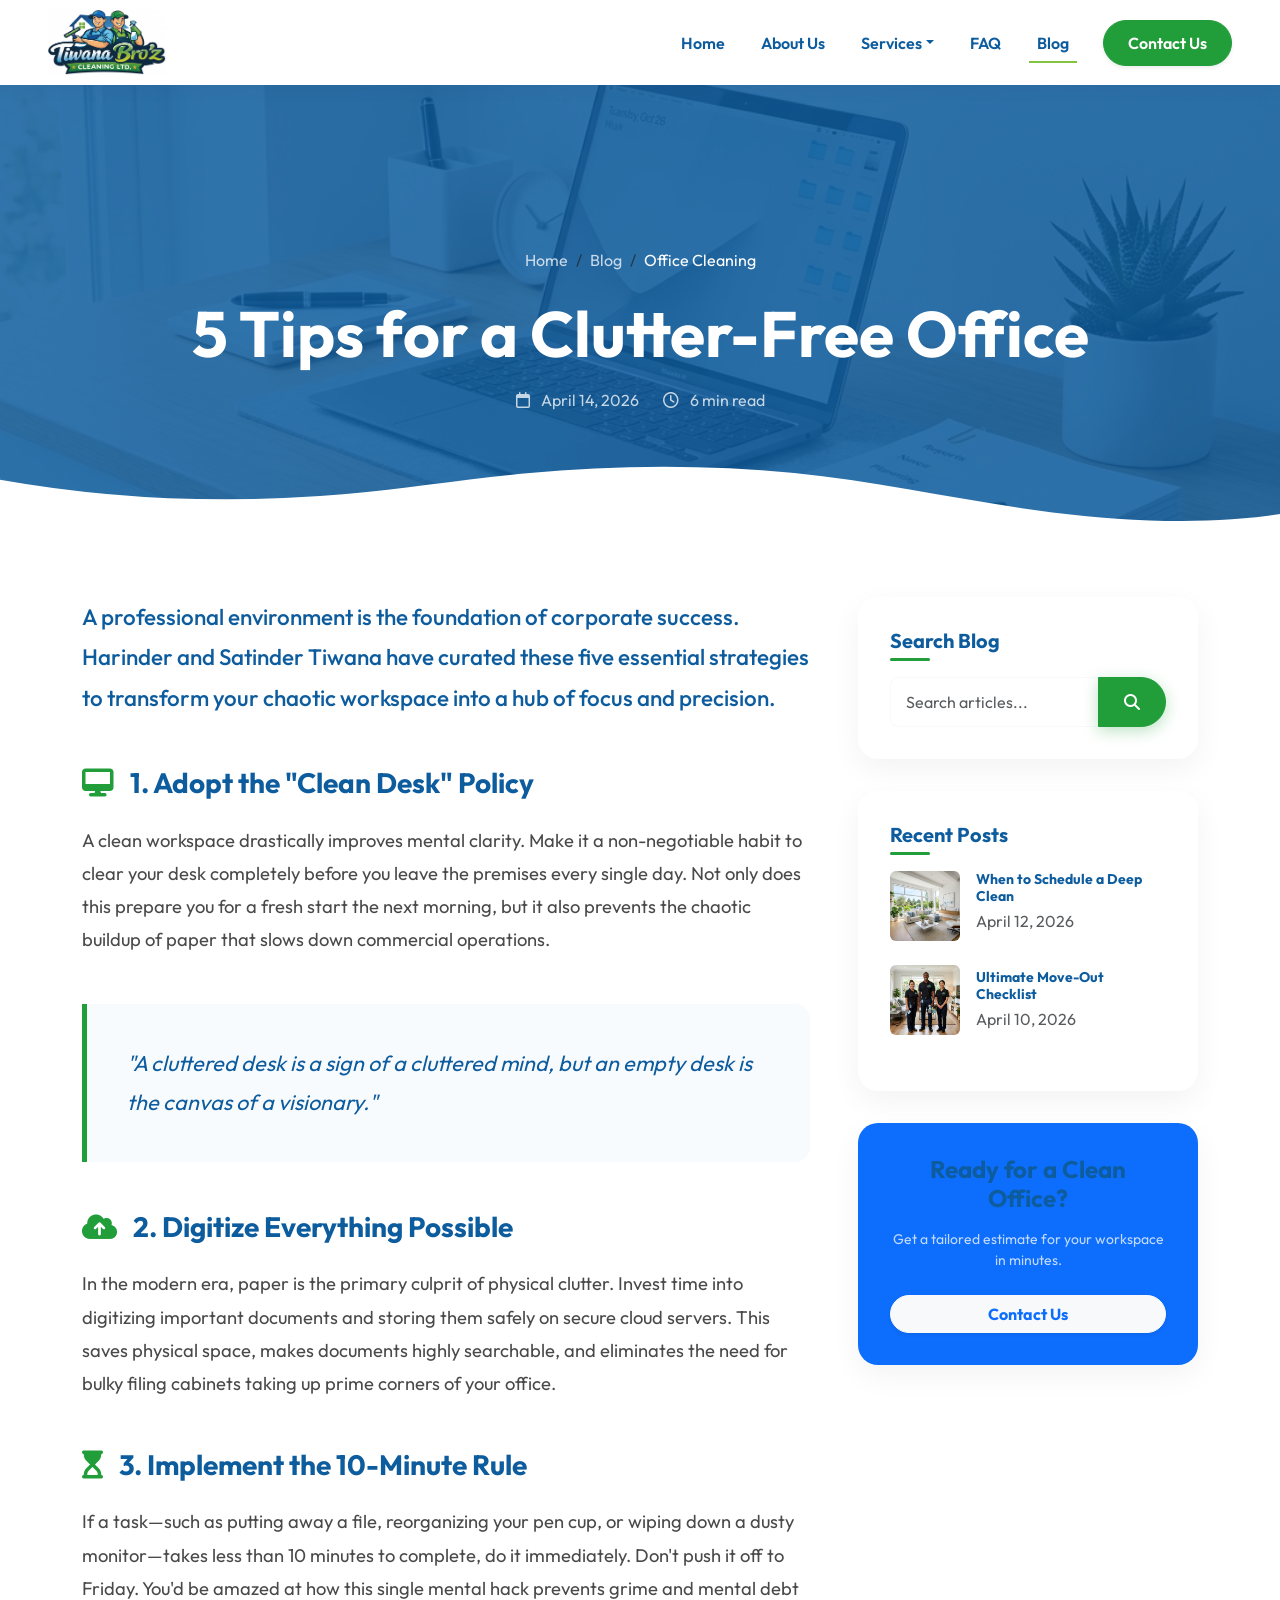
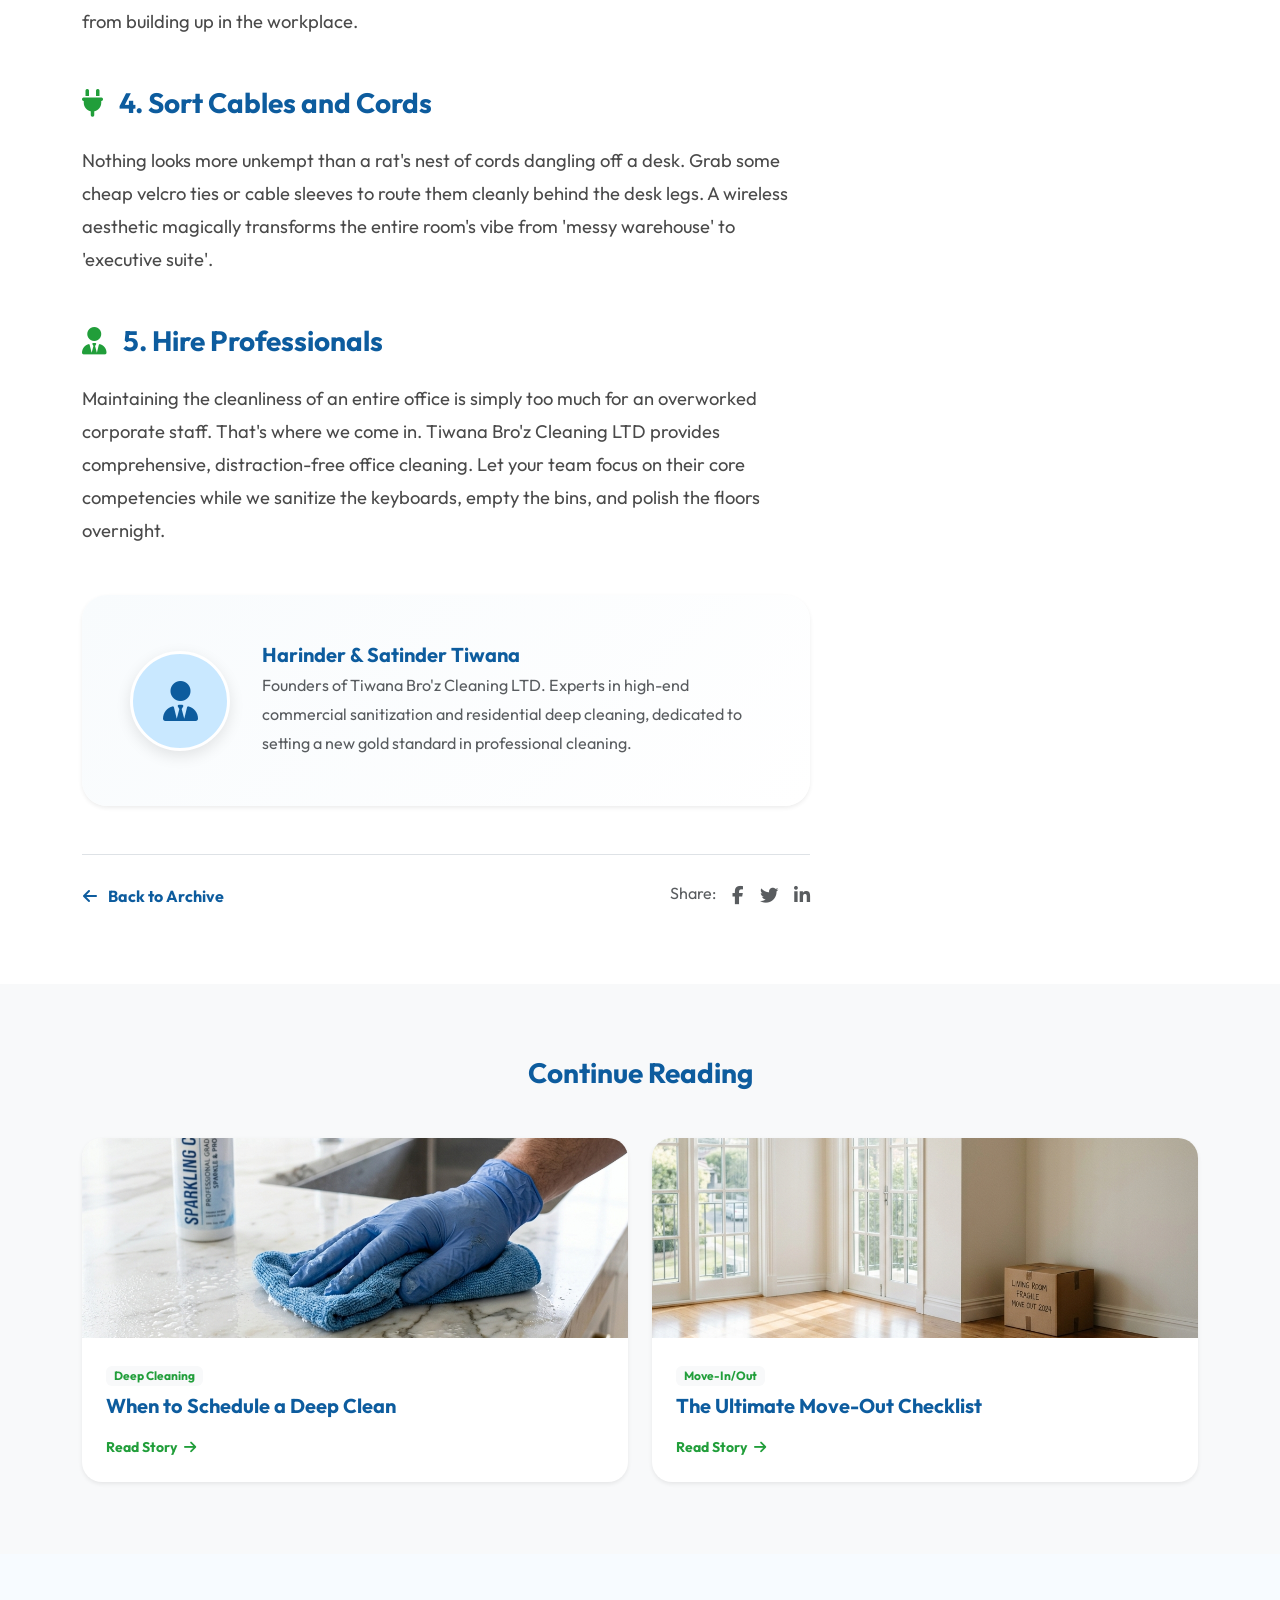
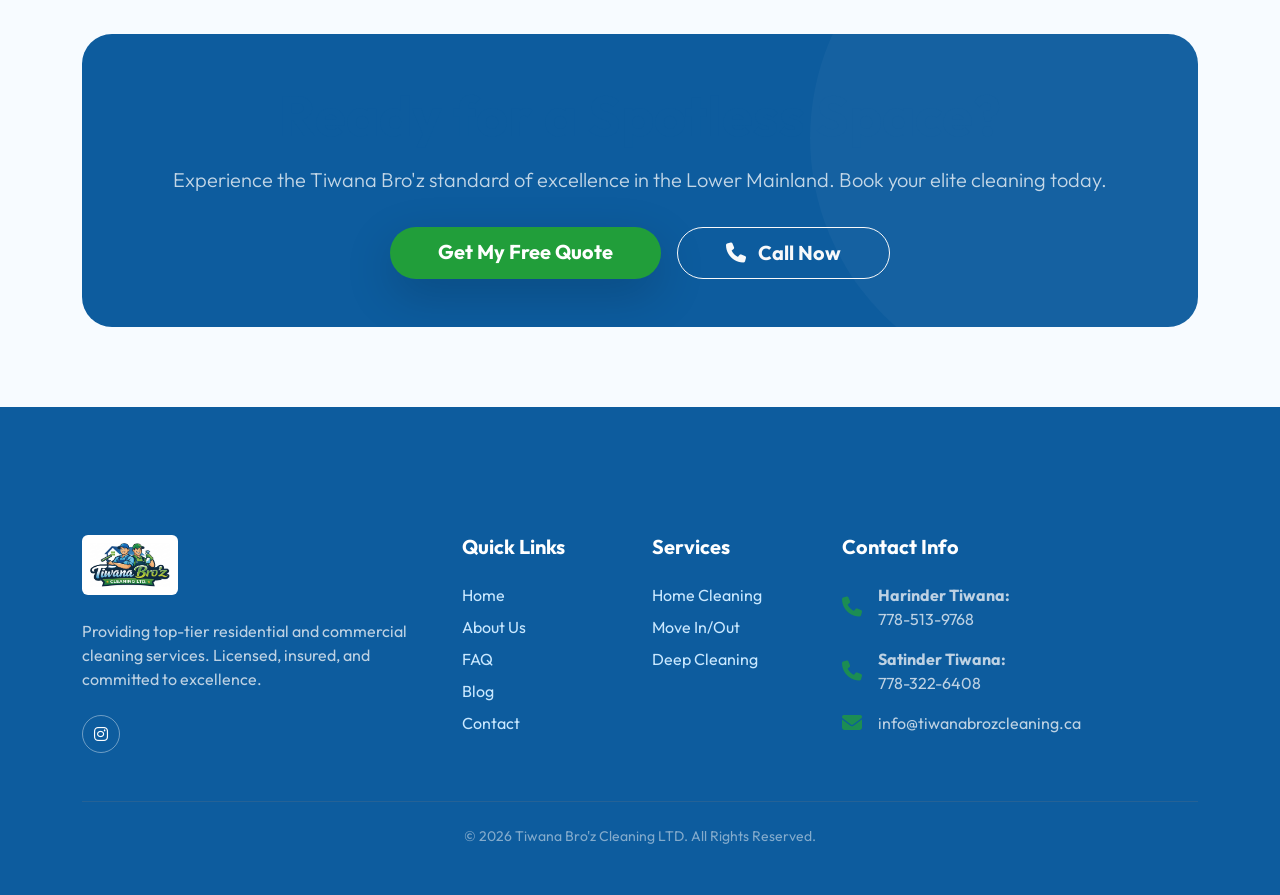
<file: blog-post-1.html>
<!DOCTYPE html>
<html lang="en">
<head>
    <meta charset="UTF-8">
    <meta name="viewport" content="width=device-width, initial-scale=1.0">
    <meta name="keywords" content="cleaning services Surrey BC, professional house cleaners Vancouver, deep cleaning services near me, cleaning company Lower Mainland, move out cleaning Surrey, office cleaning services Vancouver, end of tenancy cleaning Surrey, deposit guarantee cleaning BC, apartment move out cleaners, surgical grade deep cleaning, post-construction cleaning Surrey, commercial office sanitization Vancouver, Airbnb cleaning Vancouver, strata building cleaners Surrey, affordable cleaning service Surrey, move out cleaning cost Surrey">
    <title>5 Tips for a Clutter-Free Office | Tiwana Bro'z Cleaning</title>
    <meta name="description" content="A clean workspace drastically improves productivity. Here are our top 5 tips for maintaining order in a busy office from Tiwana Bro'z Cleaning.">
    <link rel="canonical" href="https://tiwanabrozcleaning.ca/blog-post-1.html">
    <meta property="og:title" content="5 Tips for a Clutter-Free Office">
    <meta property="og:description" content="A clean workspace drastically improves productivity. Here are our top 5 tips.">
    <meta property="og:image" content="https://tiwanabrozcleaning.ca/images/blog_1_png_1776255019615.png">
    <meta property="og:url" content="https://tiwanabrozcleaning.ca/blog-post-1.html">
    <link href="https://cdn.jsdelivr.net/npm/bootstrap@5.3.2/dist/css/bootstrap.min.css" rel="stylesheet">
    <link rel="stylesheet" href="https://cdnjs.cloudflare.com/ajax/libs/font-awesome/6.4.0/css/all.min.css">
    <link rel="stylesheet" href="style.css">
    <style>
        .page-header { background: url('images/blog_1_png_1776255019615.png') center/cover no-repeat; padding: 120px 0 60px; position:relative; }
        .page-header::before { content:''; position:absolute; inset:0; background:rgba(13,92,158,0.85); }
    </style>
</head>
<body>
    <!-- Reading Progress Bar -->
    <div class="reading-progress-bar"></div>

    <nav class="navbar navbar-expand-lg navbar-glass fixed-top">
        <div class="container-fluid px-4 px-lg-5">
            <a class="navbar-brand" href="index.html">
                <img src="images/logo.png?v=2" alt="Tiwana Bro'z Cleaning LTD. Logo" style="object-fit: contain;">
            </a>
            <button class="navbar-toggler" type="button" data-bs-toggle="collapse" data-bs-target="#navbarNav">
                <span class="navbar-toggler-icon"></span>
            </button>
            <div class="collapse navbar-collapse" id="navbarNav">
                <ul class="navbar-nav ms-auto mb-2 mb-lg-0 align-items-center">
                    <li class="nav-item"><a class="nav-link" href="index.html">Home</a></li>
                    <li class="nav-item"><a class="nav-link" href="about.html">About Us</a></li>
                    <li class="nav-item dropdown">
                        <a class="nav-link dropdown-toggle" href="#" data-bs-toggle="dropdown">Services</a>
                        <ul class="dropdown-menu border-0 shadow-lg">
                            <li><a class="dropdown-item" href="service-1.html">Home & Office Cleaning</a></li>
                            <li><a class="dropdown-item" href="service-2.html">Move-In / Move-Out</a></li>
                            <li><a class="dropdown-item" href="service-3.html">Deep Cleaning Services</a></li>
                        </ul>
                    </li>
                    <li class="nav-item"><a class="nav-link" href="faq.html">FAQ</a></li>
                    <li class="nav-item"><a class="nav-link active" href="blog.html">Blog</a></li>
                    <li class="nav-item ms-lg-3 mt-3 mt-lg-0"><a class="btn btn-primary px-4 rounded-pill shadow-sm" href="contact.html">Contact Us</a></li>
                </ul>
            </div>
        </div>
    </nav>

    <header class="page-header text-white text-center d-flex align-items-center justify-content-center" style="min-height: 450px;">
        <div class="container position-relative z-index-2 animate-on-scroll">
            <nav aria-label="breadcrumb">
                <ol class="breadcrumb justify-content-center mb-4">
                    <li class="breadcrumb-item"><a href="index.html" class="text-white opacity-75 text-decoration-none">Home</a></li>
                    <li class="breadcrumb-item"><a href="blog.html" class="text-white opacity-75 text-decoration-none">Blog</a></li>
                    <li class="breadcrumb-item active text-white" aria-current="page">Office Cleaning</li>
                </ol>
            </nav>
            <h1 class="fw-bold display-3 mb-3">5 Tips for a Clutter-Free Office</h1>
            <div class="d-flex align-items-center justify-content-center gap-4 opacity-75">
                <span><i class="fa-regular fa-calendar me-2"></i> April 14, 2026</span>
                <span><i class="fa-regular fa-clock me-2"></i> 6 min read</span>
            </div>
        </div>
        <div class="top-wave scale-y-negative" style="bottom: -1px; top: auto;">
            <svg viewBox="0 0 1200 120" preserveAspectRatio="none">
                <path d="M321.39,56.44c58-10.79,114.16-30.13,172-41.86,82.39-16.72,168.19-17.73,250.45-.39C823.78,31,906.67,72,985.66,92.83c70.05,18.48,146.53,26.09,214.34,3V120H0V27.35A600.21,600.21,0,0,0,321.39,56.44Z" fill="#ffffff"></path>
            </svg>
        </div>
    </header>

    <section class="py-5 bg-white">
        <div class="container py-4">
            <div class="row g-5">
                <!-- Main Content Column -->
                <div class="col-lg-8">
                    <article class="blog-post-content animate-on-scroll">
                        <p class="lead">A professional environment is the foundation of corporate success. Harinder and Satinder Tiwana have curated these five essential strategies to transform your chaotic workspace into a hub of focus and precision.</p>

                        <h3 class="fw-bold"><i class="fa-solid fa-desktop text-grass me-3"></i>1. Adopt the "Clean Desk" Policy</h3>
                        <p>A clean workspace drastically improves mental clarity. Make it a non-negotiable habit to clear your desk completely before you leave the premises every single day. Not only does this prepare you for a fresh start the next morning, but it also prevents the chaotic buildup of paper that slows down commercial operations.</p>
                        
                        <blockquote>"A cluttered desk is a sign of a cluttered mind, but an empty desk is the canvas of a visionary."</blockquote>

                        <h3 class="fw-bold"><i class="fa-solid fa-cloud-arrow-up text-grass me-3"></i>2. Digitize Everything Possible</h3>
                        <p>In the modern era, paper is the primary culprit of physical clutter. Invest time into digitizing important documents and storing them safely on secure cloud servers. This saves physical space, makes documents highly searchable, and eliminates the need for bulky filing cabinets taking up prime corners of your office.</p>
                        
                        <h3 class="fw-bold"><i class="fa-solid fa-hourglass-start text-grass me-3"></i>3. Implement the 10-Minute Rule</h3>
                        <p>If a task—such as putting away a file, reorganizing your pen cup, or wiping down a dusty monitor—takes less than 10 minutes to complete, do it immediately. Don't push it off to Friday. You'd be amazed at how this single mental hack prevents grime and mental debt from building up in the workplace.</p>

                        <h3 class="fw-bold"><i class="fa-solid fa-plug text-grass me-3"></i>4. Sort Cables and Cords</h3>
                        <p>Nothing looks more unkempt than a rat's nest of cords dangling off a desk. Grab some cheap velcro ties or cable sleeves to route them cleanly behind the desk legs. A wireless aesthetic magically transforms the entire room's vibe from 'messy warehouse' to 'executive suite'.</p>

                        <h3 class="fw-bold"><i class="fa-solid fa-user-tie text-grass me-3"></i>5. Hire Professionals</h3>
                        <p>Maintaining the cleanliness of an entire office is simply too much for an overworked corporate staff. That's where we come in. Tiwana Bro'z Cleaning LTD provides comprehensive, distraction-free office cleaning. Let your team focus on their core competencies while we sanitize the keyboards, empty the bins, and polish the floors overnight.</p>

                        <!-- Author Box -->
                        <div class="author-box border-0 shadow-sm mt-5">
                            <div class="author-avatar">
                                <i class="fa-solid fa-user-tie"></i>
                            </div>
                            <div>
                                <h5 class="fw-bold text-ocean mb-1">Harinder & Satinder Tiwana</h5>
                                <p class="text-muted small mb-0">Founders of Tiwana Bro'z Cleaning LTD. Experts in high-end commercial sanitization and residential deep cleaning, dedicated to setting a new gold standard in professional cleaning.</p>
                            </div>
                        </div>

                        <!-- Bottom Nav -->
                        <div class="d-flex justify-content-between align-items-center mt-5 pt-4 border-top">
                            <a href="blog.html" class="btn btn-link text-decoration-none text-ocean fw-bold p-0"><i class="fa-solid fa-arrow-left me-2"></i> Back to Archive</a>
                            <div class="d-flex gap-3">
                                <span class="text-muted small">Share:</span>
                                <a href="#" class="text-muted"><i class="fa-brands fa-facebook-f"></i></a>
                                <a href="#" class="text-muted"><i class="fa-brands fa-twitter"></i></a>
                                <a href="#" class="text-muted"><i class="fa-brands fa-linkedin-in"></i></a>
                            </div>
                        </div>
                    </article>
                </div>

                <!-- Sidebar Column -->
                <div class="col-lg-4">
                    <aside class="blog-sidebar">
                        <div class="sidebar-card">
                            <h5 class="fw-bold text-ocean mb-4 decoration-line">Search Blog</h5>
                            <div class="input-group">
                                <input type="text" class="form-control border-light" placeholder="Search articles...">
                                <button class="btn btn-primary"><i class="fa-solid fa-magnifying-glass"></i></button>
                            </div>
                        </div>

                        <div class="sidebar-card">
                            <h5 class="fw-bold text-ocean mb-4 decoration-line">Recent Posts</h5>
                            <div class="d-flex gap-3 mb-4">
                                <div class="bg-light rounded" style="width: 70px; height: 70px; flex-shrink: 0; background: url('images/hero-bg.png') center/cover;"></div>
                                <div>
                                    <h6 class="fw-bold mb-1 small"><a href="blog-post-2.html" class="text-ocean text-decoration-none">When to Schedule a Deep Clean</a></h6>
                                    <span class="text-muted x-small">April 12, 2026</span>
                                </div>
                            </div>
                            <div class="d-flex align-items-center mb-4">
                                <div class="bg-light rounded" style="width: 70px; height: 70px; flex-shrink: 0; background: url('images/tiwana_black_shirts_1776309372762.png') center/cover;"></div>
                                <div class="ms-3">
                                    <h6 class="fw-bold mb-1 small"><a href="blog-post-3.html" class="text-ocean text-decoration-none">Ultimate Move-Out Checklist</a></h6>
                                    <span class="text-muted x-small">April 10, 2026</span>
                                </div>
                            </div>
                        </div>

                        <div class="sidebar-card bg-primary text-white text-center">
                            <h4 class="fw-bold mb-3">Ready for a Clean Office?</h4>
                            <p class="opacity-75 small mb-4">Get a tailored estimate for your workspace in minutes.</p>
                            <a href="contact.html" class="btn btn-light w-100 rounded-pill fw-bold text-primary shadow-sm hover-glow">Contact Us</a>
                        </div>
                    </aside>
                </div>
            </div>
        </div>
    </section>

    <!-- Related Posts -->
    <section class="py-5 bg-light position-relative overflow-hidden">
        <div class="container position-relative z-index-2 py-4">
            <h3 class="fw-bold text-ocean mb-5 text-center">Continue Reading</h3>
            <div class="row g-4">
                <div class="col-md-6">
                    <div class="related-post-card shadow-sm">
                        <img src="images/blog_2_png_1776255037258.png" alt="Deep Cleaning">
                        <div class="p-4">
                            <span class="badge bg-light text-grass mb-2">Deep Cleaning</span>
                            <h5 class="fw-bold mb-3">When to Schedule a Deep Clean</h5>
                            <a href="blog-post-2.html" class="text-grass fw-bold text-decoration-none small">Read Story <i class="fa-solid fa-arrow-right ms-1"></i></a>
                        </div>
                    </div>
                </div>
                <div class="col-md-6">
                    <div class="related-post-card shadow-sm">
                        <img src="images/blog_3_png_1776255055656.png" alt="Move Out">
                        <div class="p-4">
                            <span class="badge bg-light text-grass mb-2">Move-In/Out</span>
                            <h5 class="fw-bold mb-3">The Ultimate Move-Out Checklist</h5>
                            <a href="blog-post-3.html" class="text-grass fw-bold text-decoration-none small">Read Story <i class="fa-solid fa-arrow-right ms-1"></i></a>
                        </div>
                    </div>
                </div>
            </div>
        </div>
    </section>

    <!-- Direct Action CTA -->
    <section class="container mb-5 mt-4">
        <div class="blog-cta-banner text-center py-5">
            <h2 class="display-4 fw-bold mb-3">Ready for a Spotless Space?</h2>
            <p class="lead opacity-75 mb-4">Experience the Tiwana Bro'z standard of excellence in the Lower Mainland. Book your elite cleaning today.</p>
            <div class="d-flex flex-column flex-md-row gap-3 justify-content-center pt-2">
                <a href="contact.html" class="btn btn-grass btn-lg rounded-pill px-5 fw-bold text-white shadow-lg">Get My Free Quote</a>
                <a href="tel:7785139768" class="btn btn-outline-light btn-lg rounded-pill px-5 fw-bold"><i class="fa-solid fa-phone me-2"></i> Call Now</a>
            </div>
        </div>
    </section>

    <!-- Footer -->
    <footer class="mt-0">
        <div class="container py-5 position-relative z-index-2">
            <div class="row g-4 mb-4">
                <div class="col-lg-4 col-md-6 mb-4">
                    <div class="mb-4"><img src="images/logo.png?v=2" alt="Tiwana Bro'z Cleaning LTD. Logo" height="60" class="bg-white rounded p-2"></div>
                    <p class="text-light opacity-75 mb-4">Providing top-tier residential and commercial cleaning services. Licensed, insured, and committed to excellence.</p>
                    <div class="d-flex gap-3 mt-4">
                        <a href="https://www.instagram.com/tiwanabrozcleaning?igsh=MW01enQ4YmJnaTh2MA%3D%3D&utm_source=qr" target="_blank" rel="noopener noreferrer" class="footer-social-link"><i class="fa-brands fa-instagram"></i></a>
                    </div>

                </div>
                <div class="col-lg-2 col-md-6 mb-4">
                    <h5 class="text-white fw-bold mb-4">Quick Links</h5>
                    <ul class="list-unstyled">
                        <li class="mb-2"><a href="index.html">Home</a></li>
                        <li class="mb-2"><a href="about.html">About Us</a></li>
                        <li class="mb-2"><a href="faq.html">FAQ</a></li>
                        <li class="mb-2"><a href="blog.html">Blog</a></li>
                        <li class="mb-2"><a href="contact.html">Contact</a></li>
                    </ul>
                </div>
                <div class="col-lg-2 col-md-6 mb-4">
                    <h5 class="text-white fw-bold mb-4">Services</h5>
                    <ul class="list-unstyled">
                        <li class="mb-2"><a href="service-1.html">Home Cleaning</a></li>
                        <li class="mb-2"><a href="service-2.html">Move In/Out</a></li>
                        <li class="mb-2"><a href="service-3.html">Deep Cleaning</a></li>
                    </ul>
                </div>
                <div class="col-lg-4 col-md-6 mb-4">
                    <h5 class="text-white fw-bold mb-4">Contact Info</h5>
                    <ul class="list-unstyled text-light opacity-75">
                        <li class="mb-3 d-flex align-items-center gap-3">
                            <i class="fa-solid fa-phone text-grass fs-5"></i>
                            <div><strong>Harinder Tiwana:</strong> <br><a href="tel:7785139768" class="text-light">778-513-9768</a></div>
                        </li>
                        <li class="mb-3 d-flex align-items-center gap-3">
                            <i class="fa-solid fa-phone text-grass fs-5"></i>
                            <div><strong>Satinder Tiwana:</strong> <br><a href="tel:7783226408" class="text-light">778-322-6408</a></div>
                        </li>
                        <li class="mb-3 d-flex align-items-center gap-3">
                            <i class="fa-solid fa-envelope text-grass fs-5"></i>
                            <a href="mailto:info@tiwanabrozcleaning.ca" class="text-light">info@tiwanabrozcleaning.ca</a>
                        </li>
                    </ul>
                </div>
            </div>
            <hr class="border-secondary mb-4 opacity-25">
            <div class="text-center text-light opacity-50 small">&copy; 2026 Tiwana Bro'z Cleaning LTD. All Rights Reserved.</div>
        </div>
    </footer>
    <script src="https://cdn.jsdelivr.net/npm/bootstrap@5.3.2/dist/js/bootstrap.bundle.min.js"></script>
    <script src="script.js"></script>
</body>
</html>
</file>
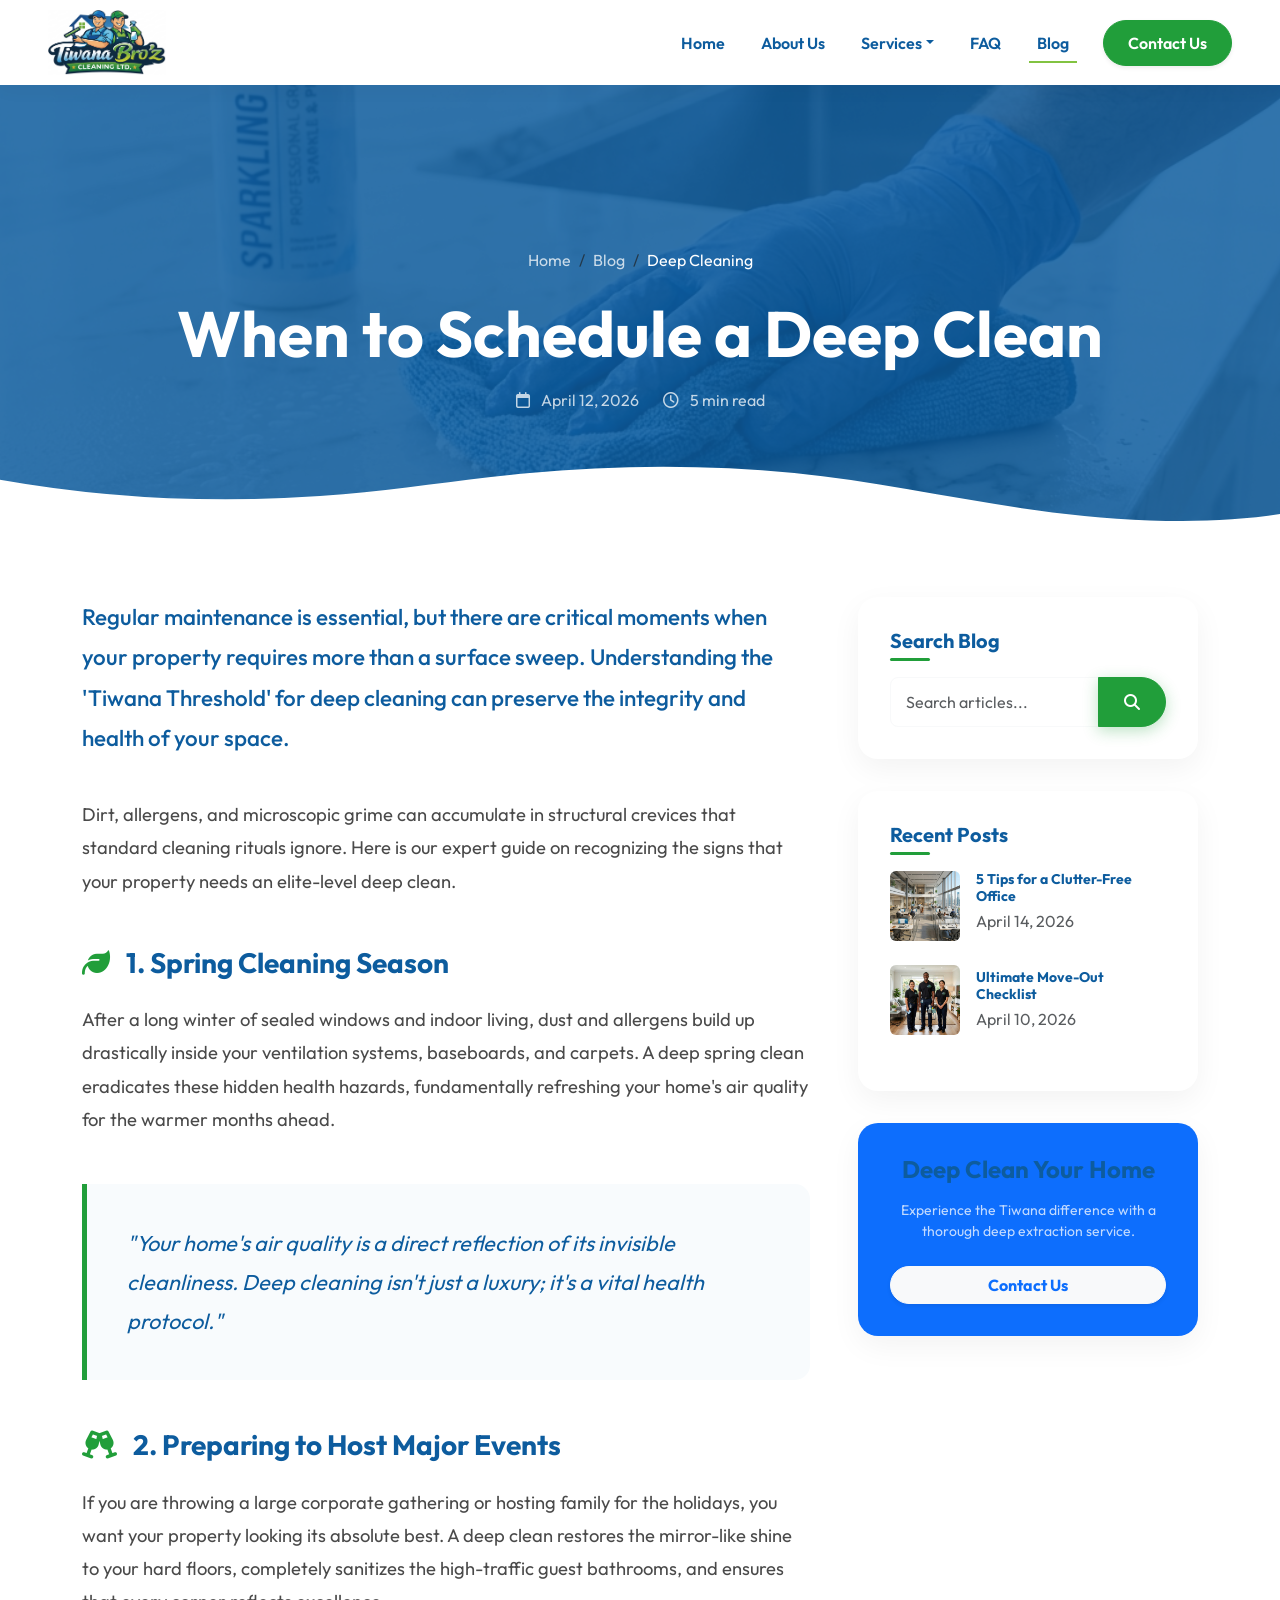
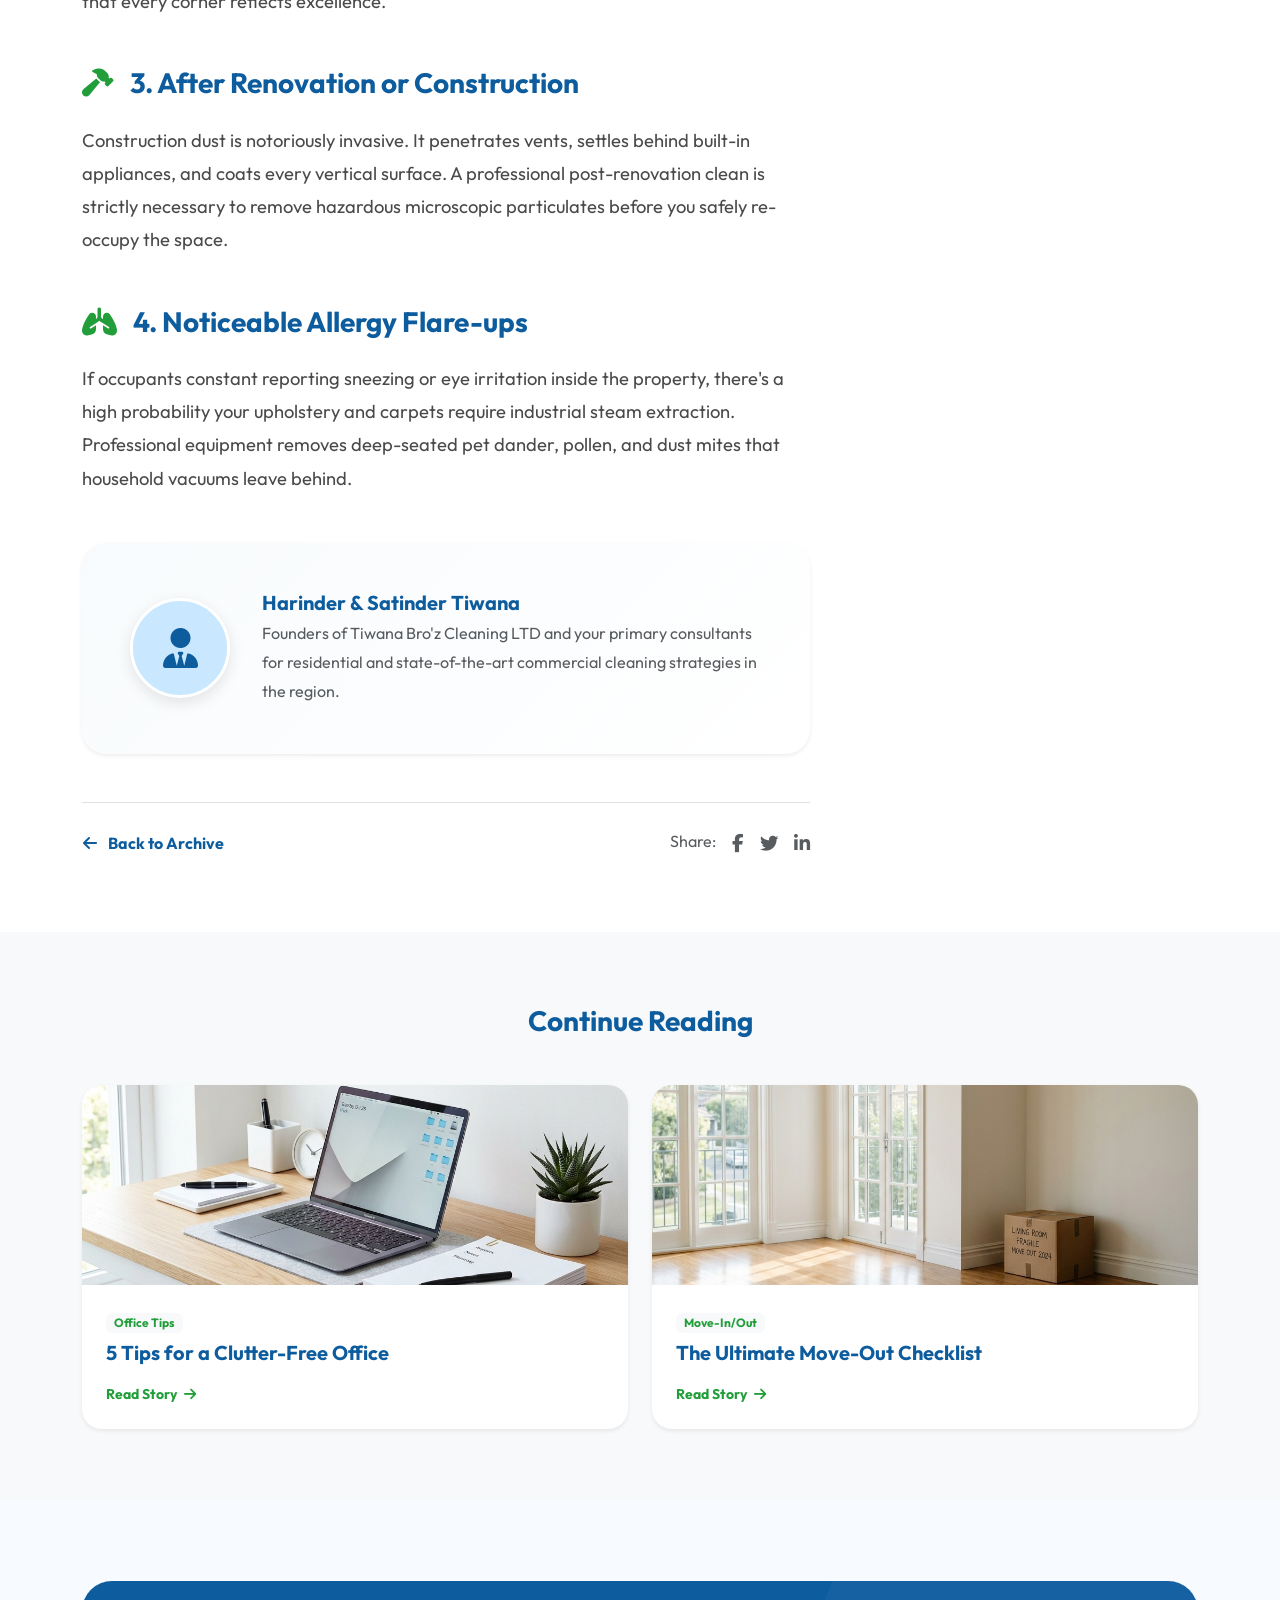
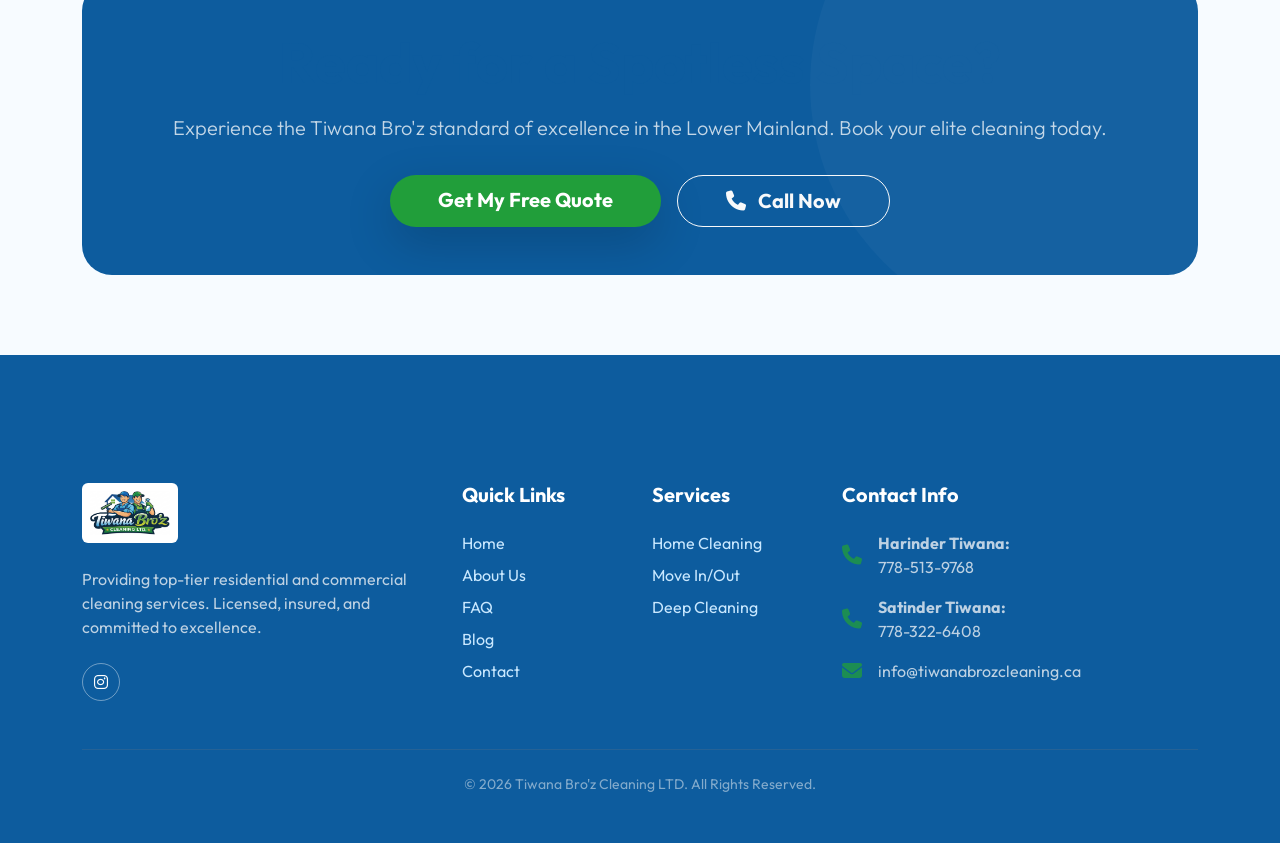
<file: blog-post-2.html>
<!DOCTYPE html>
<html lang="en">
<head>
    <meta charset="UTF-8">
    <meta name="viewport" content="width=device-width, initial-scale=1.0">
    <meta name="keywords" content="cleaning services Surrey BC, professional house cleaners Vancouver, deep cleaning services near me, cleaning company Lower Mainland, move out cleaning Surrey, office cleaning services Vancouver, end of tenancy cleaning Surrey, deposit guarantee cleaning BC, apartment move out cleaners, surgical grade deep cleaning, post-construction cleaning Surrey, commercial office sanitization Vancouver, Airbnb cleaning Vancouver, strata building cleaners Surrey, affordable cleaning service Surrey, move out cleaning cost Surrey">
    <title>When to Schedule a Deep Clean | Tiwana Bro'z Cleaning</title>
    <meta name="description" content="Regular cleaning is great, but here is exactly why and when you need a professional deep clean for your property to maintain hygiene.">
    <link rel="canonical" href="https://tiwanabrozcleaning.ca/blog-post-2.html">
    <meta property="og:title" content="When to Schedule a Deep Clean">
    <meta property="og:description" content="Why and when you need a professional deep clean for your property.">
    <meta property="og:image" content="https://tiwanabrozcleaning.ca/images/blog_2_png_1776255037258.png">
    <meta property="og:url" content="https://tiwanabrozcleaning.ca/blog-post-2.html">
    <link href="https://cdn.jsdelivr.net/npm/bootstrap@5.3.2/dist/css/bootstrap.min.css" rel="stylesheet">
    <link rel="stylesheet" href="https://cdnjs.cloudflare.com/ajax/libs/font-awesome/6.4.0/css/all.min.css">
    <link rel="stylesheet" href="style.css">
    <style>
        .page-header { background: url('images/blog_2_png_1776255037258.png') center/cover no-repeat; padding: 120px 0 60px; position:relative; }
        .page-header::before { content:''; position:absolute; inset:0; background:rgba(13,92,158,0.85); }
    </style>
</head>
<body>
    <!-- Reading Progress Bar -->
    <div class="reading-progress-bar"></div>

    <nav class="navbar navbar-expand-lg navbar-glass fixed-top">
        <div class="container-fluid px-4 px-lg-5">
            <a class="navbar-brand" href="index.html">
                <img src="images/logo.png?v=2" alt="Tiwana Bro'z Cleaning LTD. Logo" style="object-fit: contain;">
            </a>
            <button class="navbar-toggler" type="button" data-bs-toggle="collapse" data-bs-target="#navbarNav">
                <span class="navbar-toggler-icon"></span>
            </button>
            <div class="collapse navbar-collapse" id="navbarNav">
                <ul class="navbar-nav ms-auto mb-2 mb-lg-0 align-items-center">
                    <li class="nav-item"><a class="nav-link" href="index.html">Home</a></li>
                    <li class="nav-item"><a class="nav-link" href="about.html">About Us</a></li>
                    <li class="nav-item dropdown">
                        <a class="nav-link dropdown-toggle" href="#" data-bs-toggle="dropdown">Services</a>
                        <ul class="dropdown-menu border-0 shadow-lg">
                            <li><a class="dropdown-item" href="service-1.html">Home & Office Cleaning</a></li>
                            <li><a class="dropdown-item" href="service-2.html">Move-In / Move-Out</a></li>
                            <li><a class="dropdown-item" href="service-3.html">Deep Cleaning Services</a></li>
                        </ul>
                    </li>
                    <li class="nav-item"><a class="nav-link" href="faq.html">FAQ</a></li>
                    <li class="nav-item"><a class="nav-link active" href="blog.html">Blog</a></li>
                    <li class="nav-item ms-lg-3 mt-3 mt-lg-0"><a class="btn btn-primary px-4 rounded-pill shadow-sm" href="contact.html">Contact Us</a></li>
                </ul>
            </div>
        </div>
    </nav>

    <header class="page-header text-white text-center d-flex align-items-center justify-content-center" style="min-height: 450px;">
        <div class="container position-relative z-index-2 animate-on-scroll">
            <nav aria-label="breadcrumb">
                <ol class="breadcrumb justify-content-center mb-4">
                    <li class="breadcrumb-item"><a href="index.html" class="text-white opacity-75 text-decoration-none">Home</a></li>
                    <li class="breadcrumb-item"><a href="blog.html" class="text-white opacity-75 text-decoration-none">Blog</a></li>
                    <li class="breadcrumb-item active text-white" aria-current="page">Deep Cleaning</li>
                </ol>
            </nav>
            <h1 class="fw-bold display-3 mb-3">When to Schedule a Deep Clean</h1>
            <div class="d-flex align-items-center justify-content-center gap-4 opacity-75">
                <span><i class="fa-regular fa-calendar me-2"></i> April 12, 2026</span>
                <span><i class="fa-regular fa-clock me-2"></i> 5 min read</span>
            </div>
        </div>
        <div class="top-wave scale-y-negative" style="bottom: -1px; top: auto;">
            <svg viewBox="0 0 1200 120" preserveAspectRatio="none">
                <path d="M321.39,56.44c58-10.79,114.16-30.13,172-41.86,82.39-16.72,168.19-17.73,250.45-.39C823.78,31,906.67,72,985.66,92.83c70.05,18.48,146.53,26.09,214.34,3V120H0V27.35A600.21,600.21,0,0,0,321.39,56.44Z" fill="#ffffff"></path>
            </svg>
        </div>
    </header>

    <section class="py-5 bg-white">
        <div class="container py-4">
            <div class="row g-5">
                <!-- Main Content Column -->
                <div class="col-lg-8">
                    <article class="blog-post-content animate-on-scroll">
                        <p class="lead">Regular maintenance is essential, but there are critical moments when your property requires more than a surface sweep. Understanding the 'Tiwana Threshold' for deep cleaning can preserve the integrity and health of your space.</p>

                        <p>Dirt, allergens, and microscopic grime can accumulate in structural crevices that standard cleaning rituals ignore. Here is our expert guide on recognizing the signs that your property needs an elite-level deep clean.</p>

                        <h3 class="fw-bold"><i class="fa-solid fa-leaf text-grass me-3"></i>1. Spring Cleaning Season</h3>
                        <p>After a long winter of sealed windows and indoor living, dust and allergens build up drastically inside your ventilation systems, baseboards, and carpets. A deep spring clean eradicates these hidden health hazards, fundamentally refreshing your home's air quality for the warmer months ahead.</p>
                        
                        <blockquote>"Your home's air quality is a direct reflection of its invisible cleanliness. Deep cleaning isn't just a luxury; it's a vital health protocol."</blockquote>

                        <h3 class="fw-bold"><i class="fa-solid fa-champagne-glasses text-grass me-3"></i>2. Preparing to Host Major Events</h3>
                        <p>If you are throwing a large corporate gathering or hosting family for the holidays, you want your property looking its absolute best. A deep clean restores the mirror-like shine to your hard floors, completely sanitizes the high-traffic guest bathrooms, and ensures that every corner reflects excellence.</p>
                        
                        <h3 class="fw-bold"><i class="fa-solid fa-hammer text-grass me-3"></i>3. After Renovation or Construction</h3>
                        <p>Construction dust is notoriously invasive. It penetrates vents, settles behind built-in appliances, and coats every vertical surface. A professional post-renovation clean is strictly necessary to remove hazardous microscopic particulates before you safely re-occupy the space.</p>

                        <h3 class="fw-bold"><i class="fa-solid fa-lungs text-grass me-3"></i>4. Noticeable Allergy Flare-ups</h3>
                        <p>If occupants constant reporting sneezing or eye irritation inside the property, there's a high probability your upholstery and carpets require industrial steam extraction. Professional equipment removes deep-seated pet dander, pollen, and dust mites that household vacuums leave behind.</p>

                        <!-- Author Box -->
                        <div class="author-box border-0 shadow-sm mt-5">
                            <div class="author-avatar">
                                <i class="fa-solid fa-user-tie"></i>
                            </div>
                            <div>
                                <h5 class="fw-bold text-ocean mb-1">Harinder & Satinder Tiwana</h5>
                                <p class="text-muted small mb-0">Founders of Tiwana Bro'z Cleaning LTD and your primary consultants for residential and state-of-the-art commercial cleaning strategies in the region.</p>
                            </div>
                        </div>

                        <!-- Bottom Nav -->
                        <div class="d-flex justify-content-between align-items-center mt-5 pt-4 border-top">
                            <a href="blog.html" class="btn btn-link text-decoration-none text-ocean fw-bold p-0"><i class="fa-solid fa-arrow-left me-2"></i> Back to Archive</a>
                            <div class="d-flex gap-3">
                                <span class="text-muted small">Share:</span>
                                <a href="#" class="text-muted"><i class="fa-brands fa-facebook-f"></i></a>
                                <a href="#" class="text-muted"><i class="fa-brands fa-twitter"></i></a>
                                <a href="#" class="text-muted"><i class="fa-brands fa-linkedin-in"></i></a>
                            </div>
                        </div>
                    </article>
                </div>

                <!-- Sidebar Column -->
                <div class="col-lg-4">
                    <aside class="blog-sidebar">
                        <div class="sidebar-card">
                            <h5 class="fw-bold text-ocean mb-4 decoration-line">Search Blog</h5>
                            <div class="input-group">
                                <input type="text" class="form-control border-light" placeholder="Search articles...">
                                <button class="btn btn-primary"><i class="fa-solid fa-magnifying-glass"></i></button>
                            </div>
                        </div>

                        <div class="sidebar-card">
                            <h5 class="fw-bold text-ocean mb-4 decoration-line">Recent Posts</h5>
                            <div class="d-flex gap-3 mb-4">
                                <div class="bg-light rounded" style="width: 70px; height: 70px; flex-shrink: 0; background: url('images/office-bg.png') center/cover;"></div>
                                <div>
                                    <h6 class="fw-bold mb-1 small"><a href="blog-post-1.html" class="text-ocean text-decoration-none">5 Tips for a Clutter-Free Office</a></h6>
                                    <span class="text-muted x-small">April 14, 2026</span>
                                </div>
                            </div>
                            <div class="d-flex align-items-center mb-4">
                                <div class="bg-light rounded" style="width: 70px; height: 70px; flex-shrink: 0; background: url('images/tiwana_black_shirts_1776309372762.png') center/cover;"></div>
                                <div class="ms-3">
                                    <h6 class="fw-bold mb-1 small"><a href="blog-post-3.html" class="text-ocean text-decoration-none">Ultimate Move-Out Checklist</a></h6>
                                    <span class="text-muted x-small">April 10, 2026</span>
                                </div>
                            </div>
                        </div>

                        <div class="sidebar-card bg-primary text-white text-center">
                            <h4 class="fw-bold mb-3">Deep Clean Your Home</h4>
                            <p class="opacity-75 small mb-4">Experience the Tiwana difference with a thorough deep extraction service.</p>
                            <a href="contact.html" class="btn btn-light w-100 rounded-pill fw-bold text-primary shadow-sm hover-glow">Contact Us</a>
                        </div>
                    </aside>
                </div>
            </div>
        </div>
    </section>

    <!-- Related Posts -->
    <section class="py-5 bg-light position-relative overflow-hidden">
        <div class="container position-relative z-index-2 py-4">
            <h3 class="fw-bold text-ocean mb-5 text-center">Continue Reading</h3>
            <div class="row g-4">
                <div class="col-md-6">
                    <div class="related-post-card shadow-sm">
                        <img src="images/blog_1_png_1776255019615.png" alt="Office Cleaning">
                        <div class="p-4">
                            <span class="badge bg-light text-grass mb-2">Office Tips</span>
                            <h5 class="fw-bold mb-3">5 Tips for a Clutter-Free Office</h5>
                            <a href="blog-post-1.html" class="text-grass fw-bold text-decoration-none small">Read Story <i class="fa-solid fa-arrow-right ms-1"></i></a>
                        </div>
                    </div>
                </div>
                <div class="col-md-6">
                    <div class="related-post-card shadow-sm">
                        <img src="images/blog_3_png_1776255055656.png" alt="Move Out">
                        <div class="p-4">
                            <span class="badge bg-light text-grass mb-2">Move-In/Out</span>
                            <h5 class="fw-bold mb-3">The Ultimate Move-Out Checklist</h5>
                            <a href="blog-post-3.html" class="text-grass fw-bold text-decoration-none small">Read Story <i class="fa-solid fa-arrow-right ms-1"></i></a>
                        </div>
                    </div>
                </div>
            </div>
        </div>
    </section>

    <!-- Direct Action CTA -->
    <section class="container mb-5 mt-4">
        <div class="blog-cta-banner text-center py-5">
            <h2 class="display-4 fw-bold mb-3">Ready for a Spotless Space?</h2>
            <p class="lead opacity-75 mb-4">Experience the Tiwana Bro'z standard of excellence in the Lower Mainland. Book your elite cleaning today.</p>
            <div class="d-flex flex-column flex-md-row gap-3 justify-content-center pt-2">
                <a href="contact.html" class="btn btn-grass btn-lg rounded-pill px-5 fw-bold text-white shadow-lg">Get My Free Quote</a>
                <a href="tel:7785139768" class="btn btn-outline-light btn-lg rounded-pill px-5 fw-bold"><i class="fa-solid fa-phone me-2"></i> Call Now</a>
            </div>
        </div>
    </section>

    <!-- Footer -->
    <footer class="mt-0">
        <div class="container py-5 position-relative z-index-2">
            <div class="row g-4 mb-4">
                <div class="col-lg-4 col-md-6 mb-4">
                    <div class="mb-4"><img src="images/logo.png?v=2" alt="Tiwana Bro'z Cleaning LTD. Logo" height="60" class="bg-white rounded p-2"></div>
                    <p class="text-light opacity-75 mb-4">Providing top-tier residential and commercial cleaning services. Licensed, insured, and committed to excellence.</p>
                    <div class="d-flex gap-3 mt-4">
                        <a href="https://www.instagram.com/tiwanabrozcleaning?igsh=MW01enQ4YmJnaTh2MA%3D%3D&utm_source=qr" target="_blank" rel="noopener noreferrer" class="footer-social-link"><i class="fa-brands fa-instagram"></i></a>
                    </div>

                </div>
                <div class="col-lg-2 col-md-6 mb-4">
                    <h5 class="text-white fw-bold mb-4">Quick Links</h5>
                    <ul class="list-unstyled">
                        <li class="mb-2"><a href="index.html">Home</a></li>
                        <li class="mb-2"><a href="about.html">About Us</a></li>
                        <li class="mb-2"><a href="faq.html">FAQ</a></li>
                        <li class="mb-2"><a href="blog.html">Blog</a></li>
                        <li class="mb-2"><a href="contact.html">Contact</a></li>
                    </ul>
                </div>
                <div class="col-lg-2 col-md-6 mb-4">
                    <h5 class="text-white fw-bold mb-4">Services</h5>
                    <ul class="list-unstyled">
                        <li class="mb-2"><a href="service-1.html">Home Cleaning</a></li>
                        <li class="mb-2"><a href="service-2.html">Move In/Out</a></li>
                        <li class="mb-2"><a href="service-3.html">Deep Cleaning</a></li>
                    </ul>
                </div>
                <div class="col-lg-4 col-md-6 mb-4">
                    <h5 class="text-white fw-bold mb-4">Contact Info</h5>
                    <ul class="list-unstyled text-light opacity-75">
                        <li class="mb-3 d-flex align-items-center gap-3">
                            <i class="fa-solid fa-phone text-grass fs-5"></i>
                            <div><strong>Harinder Tiwana:</strong> <br><a href="tel:7785139768" class="text-light">778-513-9768</a></div>
                        </li>
                        <li class="mb-3 d-flex align-items-center gap-3">
                            <i class="fa-solid fa-phone text-grass fs-5"></i>
                            <div><strong>Satinder Tiwana:</strong> <br><a href="tel:7783226408" class="text-light">778-322-6408</a></div>
                        </li>
                        <li class="mb-3 d-flex align-items-center gap-3">
                            <i class="fa-solid fa-envelope text-grass fs-5"></i>
                            <a href="mailto:info@tiwanabrozcleaning.ca" class="text-light">info@tiwanabrozcleaning.ca</a>
                        </li>
                    </ul>
                </div>
            </div>
            <hr class="border-secondary mb-4 opacity-25">
            <div class="text-center text-light opacity-50 small">&copy; 2026 Tiwana Bro'z Cleaning LTD. All Rights Reserved.</div>
        </div>
    </footer>
    <script src="https://cdn.jsdelivr.net/npm/bootstrap@5.3.2/dist/js/bootstrap.bundle.min.js"></script>
    <script src="script.js"></script>
</body>
</html>
</file>
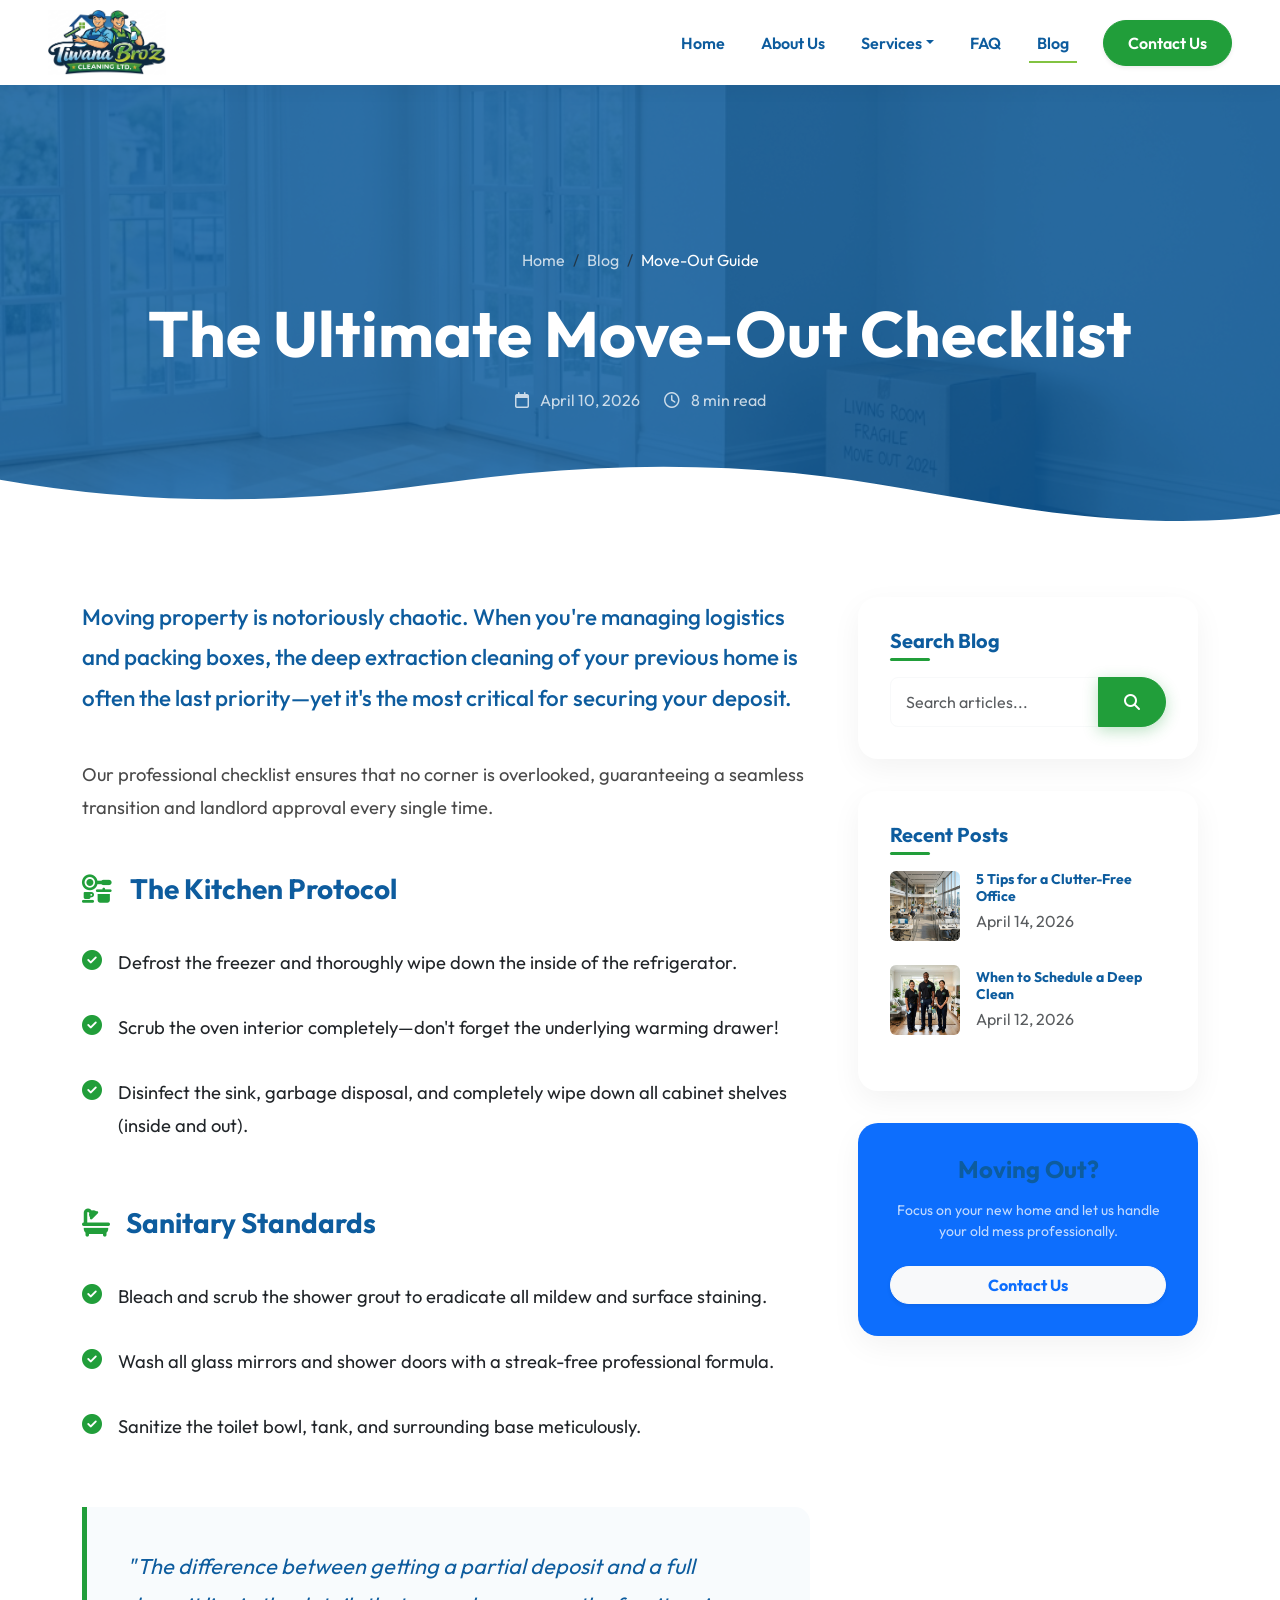
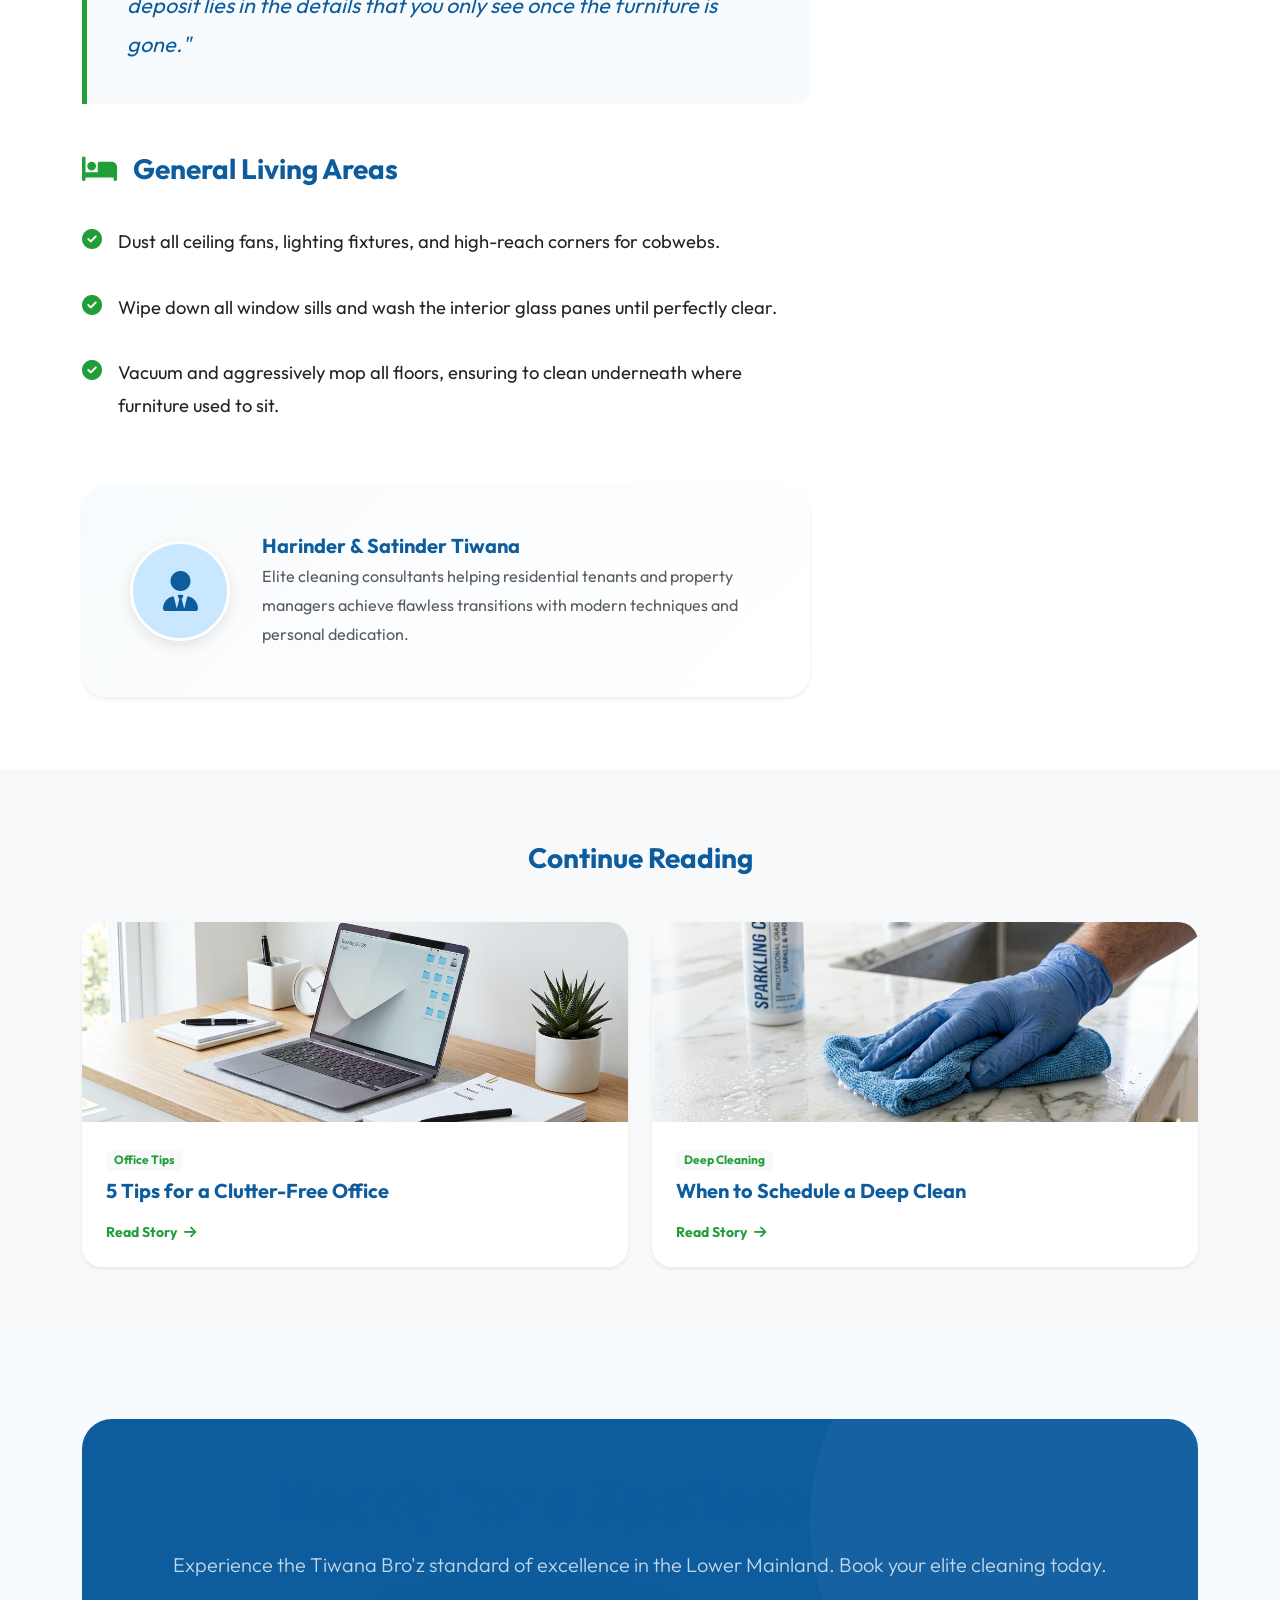
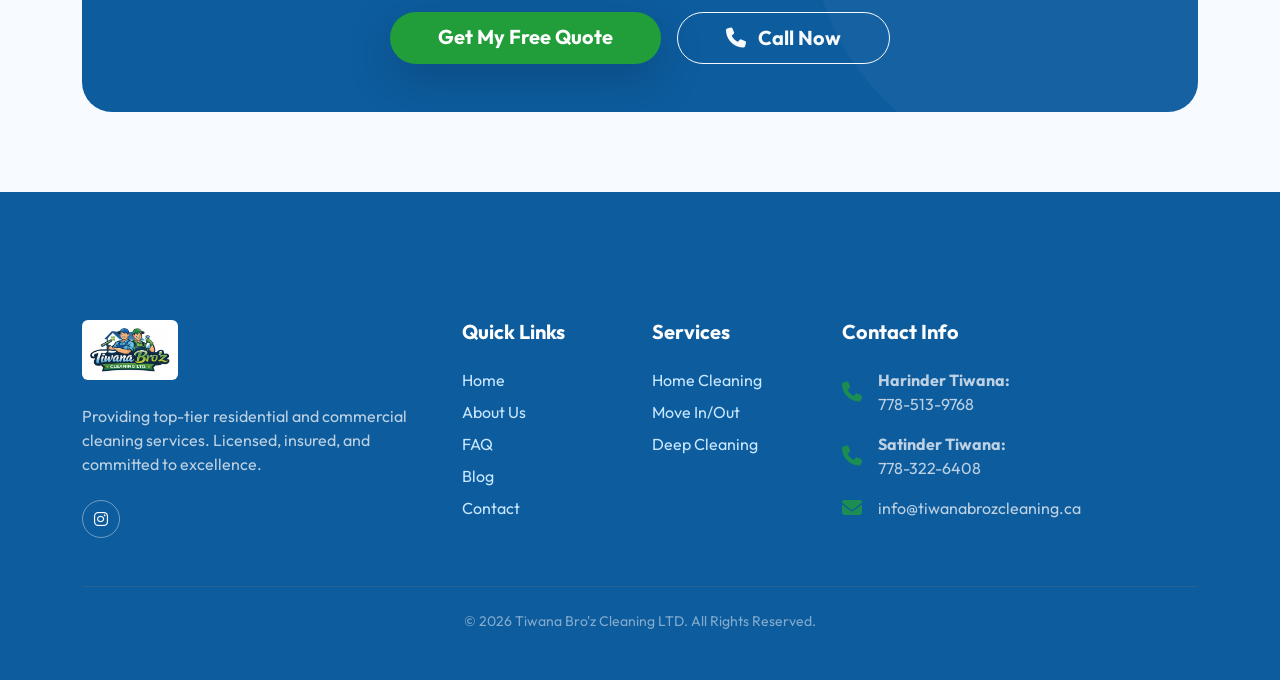
<file: blog-post-3.html>
<!DOCTYPE html>
<html lang="en">
<head>
    <meta charset="UTF-8">
    <meta name="viewport" content="width=device-width, initial-scale=1.0">
    <meta name="keywords" content="cleaning services Surrey BC, professional house cleaners Vancouver, deep cleaning services near me, cleaning company Lower Mainland, move out cleaning Surrey, office cleaning services Vancouver, end of tenancy cleaning Surrey, deposit guarantee cleaning BC, apartment move out cleaners, surgical grade deep cleaning, post-construction cleaning Surrey, commercial office sanitization Vancouver, Airbnb cleaning Vancouver, strata building cleaners Surrey, affordable cleaning service Surrey, move out cleaning cost Surrey">
    <title>The Ultimate Move-Out Checklist | Tiwana Bro'z Cleaning</title>
    <meta name="description" content="Ensure you get your deposit back! Follow our comprehensive checklist for a spotless move-out transition with Tiwana Bro'z Cleaning.">
    <link rel="canonical" href="https://tiwanabrozcleaning.ca/blog-post-3.html">
    <meta property="og:title" content="The Ultimate Move-Out Checklist">
    <meta property="og:description" content="Ensure you get your deposit back with our comprehensive move-out checklist.">
    <meta property="og:image" content="https://tiwanabrozcleaning.ca/images/blog_3_png_1776255055656.png">
    <meta property="og:url" content="https://tiwanabrozcleaning.ca/blog-post-3.html">
    <link href="https://cdn.jsdelivr.net/npm/bootstrap@5.3.2/dist/css/bootstrap.min.css" rel="stylesheet">
    <link rel="stylesheet" href="https://cdnjs.cloudflare.com/ajax/libs/font-awesome/6.4.0/css/all.min.css">
    <link rel="stylesheet" href="style.css">
    <style>
        .page-header { background: url('images/blog_3_png_1776255055656.png') center/cover no-repeat; padding: 120px 0 60px; position:relative; }
        .page-header::before { content:''; position:absolute; inset:0; background:rgba(13,92,158,0.85); }
    </style>
</head>
<body>
    <!-- Reading Progress Bar -->
    <div class="reading-progress-bar"></div>

    <nav class="navbar navbar-expand-lg navbar-glass fixed-top">
        <div class="container-fluid px-4 px-lg-5">
            <a class="navbar-brand" href="index.html">
                <img src="images/logo.png?v=2" alt="Tiwana Bro'z Cleaning LTD. Logo" style="object-fit: contain;">
            </a>
            <button class="navbar-toggler" type="button" data-bs-toggle="collapse" data-bs-target="#navbarNav">
                <span class="navbar-toggler-icon"></span>
            </button>
            <div class="collapse navbar-collapse" id="navbarNav">
                <ul class="navbar-nav ms-auto mb-2 mb-lg-0 align-items-center">
                    <li class="nav-item"><a class="nav-link" href="index.html">Home</a></li>
                    <li class="nav-item"><a class="nav-link" href="about.html">About Us</a></li>
                    <li class="nav-item dropdown">
                        <a class="nav-link dropdown-toggle" href="#" data-bs-toggle="dropdown">Services</a>
                        <ul class="dropdown-menu border-0 shadow-lg">
                            <li><a class="dropdown-item" href="service-1.html">Home & Office Cleaning</a></li>
                            <li><a class="dropdown-item" href="service-2.html">Move-In / Move-Out</a></li>
                            <li><a class="dropdown-item" href="service-3.html">Deep Cleaning Services</a></li>
                        </ul>
                    </li>
                    <li class="nav-item"><a class="nav-link" href="faq.html">FAQ</a></li>
                    <li class="nav-item"><a class="nav-link active" href="blog.html">Blog</a></li>
                    <li class="nav-item ms-lg-3 mt-3 mt-lg-0"><a class="btn btn-primary px-4 rounded-pill shadow-sm" href="contact.html">Contact Us</a></li>
                </ul>
            </div>
        </div>
    </nav>

    <header class="page-header text-white text-center d-flex align-items-center justify-content-center" style="min-height: 450px;">
        <div class="container position-relative z-index-2 animate-on-scroll">
            <nav aria-label="breadcrumb">
                <ol class="breadcrumb justify-content-center mb-4">
                    <li class="breadcrumb-item"><a href="index.html" class="text-white opacity-75 text-decoration-none">Home</a></li>
                    <li class="breadcrumb-item"><a href="blog.html" class="text-white opacity-75 text-decoration-none">Blog</a></li>
                    <li class="breadcrumb-item active text-white" aria-current="page">Move-Out Guide</li>
                </ol>
            </nav>
            <h1 class="fw-bold display-3 mb-3">The Ultimate Move-Out Checklist</h1>
            <div class="d-flex align-items-center justify-content-center gap-4 opacity-75">
                <span><i class="fa-regular fa-calendar me-2"></i> April 10, 2026</span>
                <span><i class="fa-regular fa-clock me-2"></i> 8 min read</span>
            </div>
        </div>
        <div class="top-wave scale-y-negative" style="bottom: -1px; top: auto;">
            <svg viewBox="0 0 1200 120" preserveAspectRatio="none">
                <path d="M321.39,56.44c58-10.79,114.16-30.13,172-41.86,82.39-16.72,168.19-17.73,250.45-.39C823.78,31,906.67,72,985.66,92.83c70.05,18.48,146.53,26.09,214.34,3V120H0V27.35A600.21,600.21,0,0,0,321.39,56.44Z" fill="#ffffff"></path>
            </svg>
        </div>
    </header>

    <section class="py-5 bg-white">
        <div class="container py-4">
            <div class="row g-5">
                <!-- Main Content Column -->
                <div class="col-lg-8">
                    <article class="blog-post-content animate-on-scroll">
                        <p class="lead">Moving property is notoriously chaotic. When you're managing logistics and packing boxes, the deep extraction cleaning of your previous home is often the last priority—yet it's the most critical for securing your deposit.</p>

                        <p>Our professional checklist ensures that no corner is overlooked, guaranteeing a seamless transition and landlord approval every single time.</p>

                        <h3 class="fw-bold mt-5"><i class="fa-solid fa-kitchen-set text-grass me-3"></i>The Kitchen Protocol</h3>
                        <ul class="list-group list-group-flush mb-4 p-0">
                            <li class="list-group-item bg-transparent border-0 d-flex gap-3 px-0 py-3">
                                <i class="fa-solid fa-circle-check text-grass fs-5 mt-1"></i>
                                <span>Defrost the freezer and thoroughly wipe down the inside of the refrigerator.</span>
                            </li>
                            <li class="list-group-item bg-transparent border-0 d-flex gap-3 px-0 py-3">
                                <i class="fa-solid fa-circle-check text-grass fs-5 mt-1"></i>
                                <span>Scrub the oven interior completely—don't forget the underlying warming drawer!</span>
                            </li>
                            <li class="list-group-item bg-transparent border-0 d-flex gap-3 px-0 py-3">
                                <i class="fa-solid fa-circle-check text-grass fs-5 mt-1"></i>
                                <span>Disinfect the sink, garbage disposal, and completely wipe down all cabinet shelves (inside and out).</span>
                            </li>
                        </ul>
                        
                        <h3 class="fw-bold mt-5"><i class="fa-solid fa-bath text-grass me-3"></i>Sanitary Standards</h3>
                        <ul class="list-group list-group-flush mb-4 p-0">
                            <li class="list-group-item bg-transparent border-0 d-flex gap-3 px-0 py-3">
                                <i class="fa-solid fa-circle-check text-grass fs-5 mt-1"></i>
                                <span>Bleach and scrub the shower grout to eradicate all mildew and surface staining.</span>
                            </li>
                            <li class="list-group-item bg-transparent border-0 d-flex gap-3 px-0 py-3">
                                <i class="fa-solid fa-circle-check text-grass fs-5 mt-1"></i>
                                <span>Wash all glass mirrors and shower doors with a streak-free professional formula.</span>
                            </li>
                            <li class="list-group-item bg-transparent border-0 d-flex gap-3 px-0 py-3">
                                <i class="fa-solid fa-circle-check text-grass fs-5 mt-1"></i>
                                <span>Sanitize the toilet bowl, tank, and surrounding base meticulously.</span>
                            </li>
                        </ul>

                        <blockquote>"The difference between getting a partial deposit and a full deposit lies in the details that you only see once the furniture is gone."</blockquote>

                        <h3 class="fw-bold mt-5"><i class="fa-solid fa-bed text-grass me-3"></i>General Living Areas</h3>
                        <ul class="list-group list-group-flush mb-4 p-0">
                            <li class="list-group-item bg-transparent border-0 d-flex gap-3 px-0 py-3">
                                <i class="fa-solid fa-circle-check text-grass fs-5 mt-1"></i>
                                <span>Dust all ceiling fans, lighting fixtures, and high-reach corners for cobwebs.</span>
                            </li>
                            <li class="list-group-item bg-transparent border-0 d-flex gap-3 px-0 py-3">
                                <i class="fa-solid fa-circle-check text-grass fs-5 mt-1"></i>
                                <span>Wipe down all window sills and wash the interior glass panes until perfectly clear.</span>
                            </li>
                            <li class="list-group-item bg-transparent border-0 d-flex gap-3 px-0 py-3">
                                <i class="fa-solid fa-circle-check text-grass fs-5 mt-1"></i>
                                <span>Vacuum and aggressively mop all floors, ensuring to clean underneath where furniture used to sit.</span>
                            </li>
                        </ul>

                        <!-- Author Box -->
                        <div class="author-box border-0 shadow-sm mt-5">
                            <div class="author-avatar">
                                <i class="fa-solid fa-user-tie"></i>
                            </div>
                            <div>
                                <h5 class="fw-bold text-ocean mb-1">Harinder & Satinder Tiwana</h5>
                                <p class="text-muted small mb-0">Elite cleaning consultants helping residential tenants and property managers achieve flawless transitions with modern techniques and personal dedication.</p>
                            </div>
                        </div>
                    </article>
                </div>

                <!-- Sidebar Column -->
                <div class="col-lg-4">
                    <aside class="blog-sidebar">
                        <div class="sidebar-card">
                            <h5 class="fw-bold text-ocean mb-4 decoration-line">Search Blog</h5>
                            <div class="input-group">
                                <input type="text" class="form-control border-light" placeholder="Search articles...">
                                <button class="btn btn-primary"><i class="fa-solid fa-magnifying-glass"></i></button>
                            </div>
                        </div>

                        <div class="sidebar-card">
                            <h5 class="fw-bold text-ocean mb-4 decoration-line">Recent Posts</h5>
                            <div class="d-flex gap-3 mb-4">
                                <div class="bg-light rounded" style="width: 70px; height: 70px; flex-shrink: 0; background: url('images/office-bg.png') center/cover;"></div>
                                <div>
                                    <h6 class="fw-bold mb-1 small"><a href="blog-post-1.html" class="text-ocean text-decoration-none">5 Tips for a Clutter-Free Office</a></h6>
                                    <span class="text-muted x-small">April 14, 2026</span>
                                </div>
                            </div>
                            <div class="d-flex align-items-center mb-4">
                                <div class="bg-light rounded" style="width: 70px; height: 70px; flex-shrink: 0; background: url('images/tiwana_black_shirts_1776309372762.png') center/cover;"></div>
                                <div class="ms-3">
                                    <h6 class="fw-bold mb-1 small"><a href="blog-post-2.html" class="text-ocean text-decoration-none">When to Schedule a Deep Clean</a></h6>
                                    <span class="text-muted x-small">April 12, 2026</span>
                                </div>
                            </div>
                        </div>

                        <div class="sidebar-card bg-primary text-white text-center">
                            <h4 class="fw-bold mb-3">Moving Out?</h4>
                            <p class="opacity-75 small mb-4">Focus on your new home and let us handle your old mess professionally.</p>
                            <a href="contact.html" class="btn btn-light w-100 rounded-pill fw-bold text-primary shadow-sm hover-glow">Contact Us</a>
                        </div>
                    </aside>
                </div>
            </div>
        </div>
    </section>

    <!-- Related Posts -->
    <section class="py-5 bg-light position-relative overflow-hidden">
        <div class="container position-relative z-index-2 py-4">
            <h3 class="fw-bold text-ocean mb-5 text-center">Continue Reading</h3>
            <div class="row g-4">
                <div class="col-md-6">
                    <div class="related-post-card shadow-sm">
                        <img src="images/blog_1_png_1776255019615.png" alt="Office Cleaning">
                        <div class="p-4">
                            <span class="badge bg-light text-grass mb-2">Office Tips</span>
                            <h5 class="fw-bold mb-3">5 Tips for a Clutter-Free Office</h5>
                            <a href="blog-post-1.html" class="text-grass fw-bold text-decoration-none small">Read Story <i class="fa-solid fa-arrow-right ms-1"></i></a>
                        </div>
                    </div>
                </div>
                <div class="col-md-6">
                    <div class="related-post-card shadow-sm">
                        <img src="images/blog_2_png_1776255037258.png" alt="Deep Cleaning">
                        <div class="p-4">
                            <span class="badge bg-light text-grass mb-2">Deep Cleaning</span>
                            <h5 class="fw-bold mb-3">When to Schedule a Deep Clean</h5>
                            <a href="blog-post-2.html" class="text-grass fw-bold text-decoration-none small">Read Story <i class="fa-solid fa-arrow-right ms-1"></i></a>
                        </div>
                    </div>
                </div>
            </div>
        </div>
    </section>

    <!-- Direct Action CTA -->
    <section class="container mb-5 mt-4">
        <div class="blog-cta-banner text-center py-5">
            <h2 class="display-4 fw-bold mb-3">Ready for a Spotless Space?</h2>
            <p class="lead opacity-75 mb-4">Experience the Tiwana Bro'z standard of excellence in the Lower Mainland. Book your elite cleaning today.</p>
            <div class="d-flex flex-column flex-md-row gap-3 justify-content-center pt-2">
                <a href="contact.html" class="btn btn-grass btn-lg rounded-pill px-5 fw-bold text-white shadow-lg">Get My Free Quote</a>
                <a href="tel:7785139768" class="btn btn-outline-light btn-lg rounded-pill px-5 fw-bold"><i class="fa-solid fa-phone me-2"></i> Call Now</a>
            </div>
        </div>
    </section>

    <!-- Footer -->
    <footer class="mt-0">
        <div class="container py-5 position-relative z-index-2">
            <div class="row g-4 mb-4">
                <div class="col-lg-4 col-md-6 mb-4">
                    <div class="mb-4"><img src="images/logo.png?v=2" alt="Tiwana Bro'z Cleaning LTD. Logo" height="60" class="bg-white rounded p-2"></div>
                    <p class="text-light opacity-75 mb-4">Providing top-tier residential and commercial cleaning services. Licensed, insured, and committed to excellence.</p>
                    <div class="d-flex gap-3 mt-4">
                        <a href="https://www.instagram.com/tiwanabrozcleaning?igsh=MW01enQ4YmJnaTh2MA%3D%3D&utm_source=qr" target="_blank" rel="noopener noreferrer" class="footer-social-link"><i class="fa-brands fa-instagram"></i></a>
                    </div>

                </div>
                <div class="col-lg-2 col-md-6 mb-4">
                    <h5 class="text-white fw-bold mb-4">Quick Links</h5>
                    <ul class="list-unstyled">
                        <li class="mb-2"><a href="index.html">Home</a></li>
                        <li class="mb-2"><a href="about.html">About Us</a></li>
                        <li class="mb-2"><a href="faq.html">FAQ</a></li>
                        <li class="mb-2"><a href="blog.html">Blog</a></li>
                        <li class="mb-2"><a href="contact.html">Contact</a></li>
                    </ul>
                </div>
                <div class="col-lg-2 col-md-6 mb-4">
                    <h5 class="text-white fw-bold mb-4">Services</h5>
                    <ul class="list-unstyled">
                        <li class="mb-2"><a href="service-1.html">Home Cleaning</a></li>
                        <li class="mb-2"><a href="service-2.html">Move In/Out</a></li>
                        <li class="mb-2"><a href="service-3.html">Deep Cleaning</a></li>
                    </ul>
                </div>
                <div class="col-lg-4 col-md-6 mb-4">
                    <h5 class="text-white fw-bold mb-4">Contact Info</h5>
                    <ul class="list-unstyled text-light opacity-75">
                        <li class="mb-3 d-flex align-items-center gap-3">
                            <i class="fa-solid fa-phone text-grass fs-5"></i>
                            <div><strong>Harinder Tiwana:</strong> <br><a href="tel:7785139768" class="text-light">778-513-9768</a></div>
                        </li>
                        <li class="mb-3 d-flex align-items-center gap-3">
                            <i class="fa-solid fa-phone text-grass fs-5"></i>
                            <div><strong>Satinder Tiwana:</strong> <br><a href="tel:7783226408" class="text-light">778-322-6408</a></div>
                        </li>
                        <li class="mb-3 d-flex align-items-center gap-3">
                            <i class="fa-solid fa-envelope text-grass fs-5"></i>
                            <a href="mailto:info@tiwanabrozcleaning.ca" class="text-light">info@tiwanabrozcleaning.ca</a>
                        </li>
                    </ul>
                </div>
            </div>
            <hr class="border-secondary mb-4 opacity-25">
            <div class="text-center text-light opacity-50 small">&copy; 2026 Tiwana Bro'z Cleaning LTD. All Rights Reserved.</div>
        </div>
    </footer>
    <script src="https://cdn.jsdelivr.net/npm/bootstrap@5.3.2/dist/js/bootstrap.bundle.min.js"></script>
    <script src="script.js"></script>
</body>
</html>
</file>
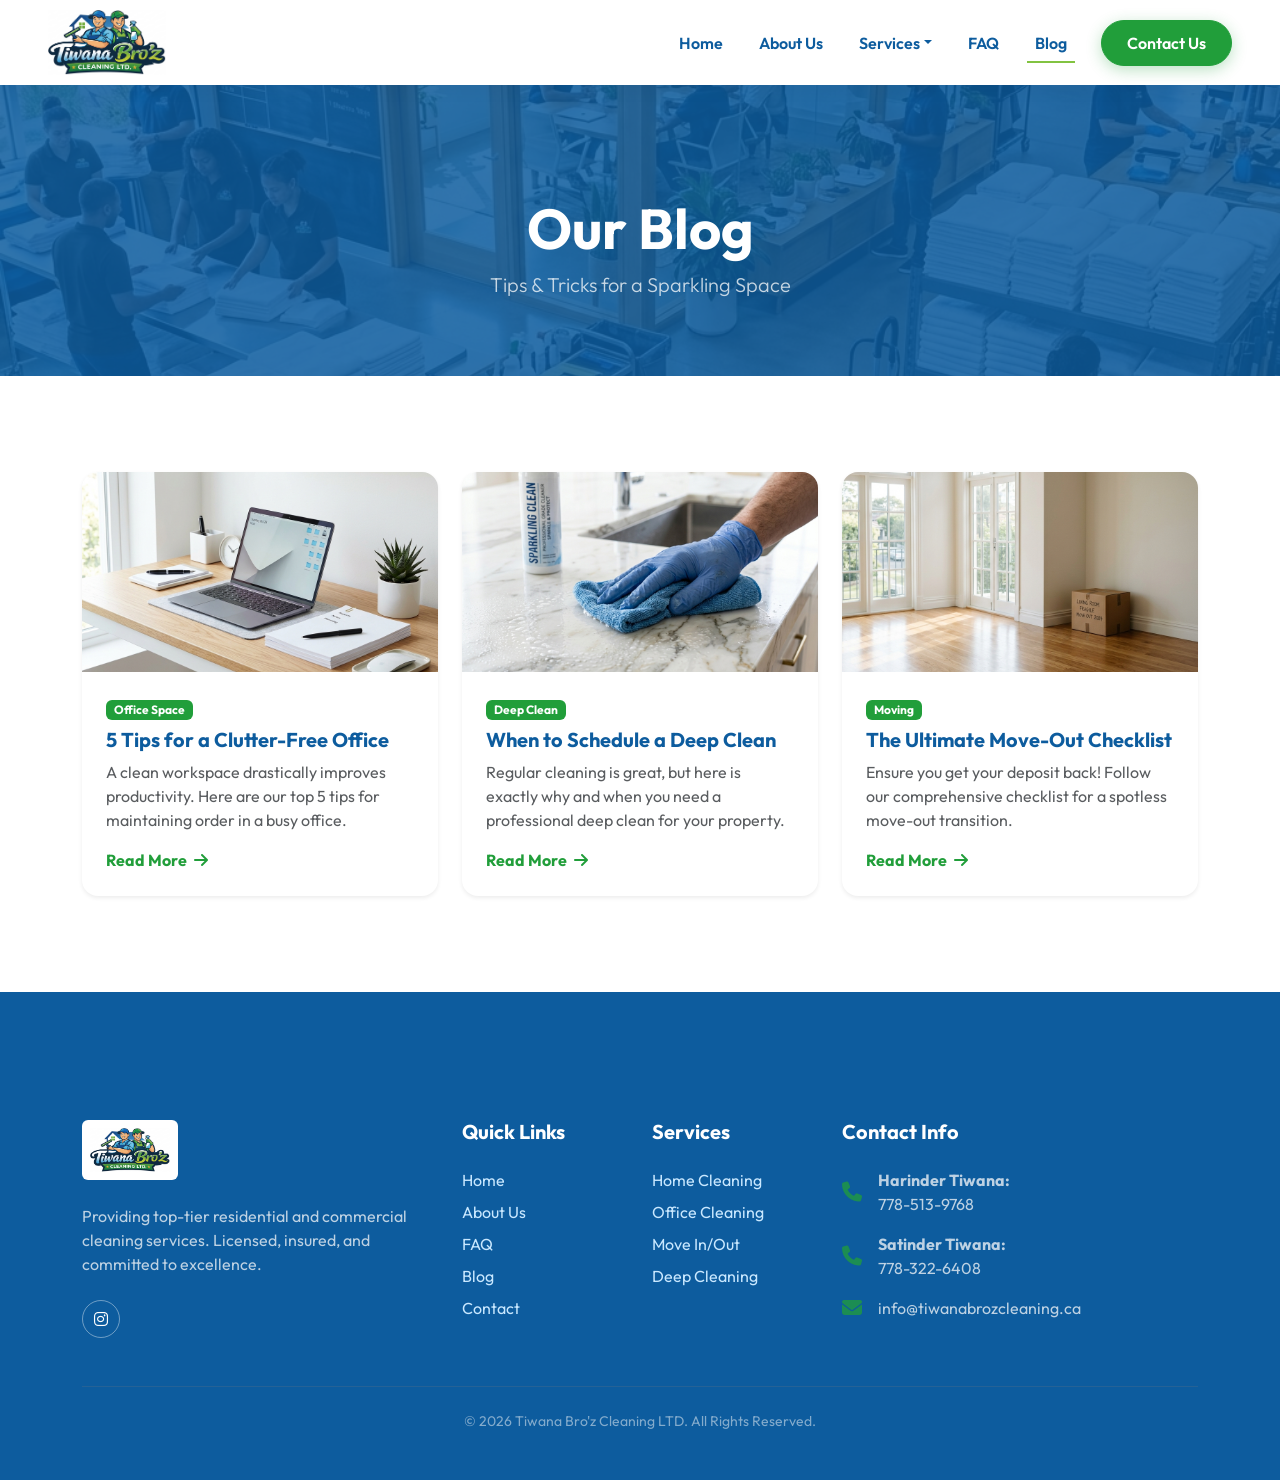
<file: blog.html>
<!DOCTYPE html>
<html lang="en">
<head>
    <meta charset="UTF-8">
    <meta name="viewport" content="width=device-width, initial-scale=1.0">
    <meta name="keywords" content="cleaning services Surrey BC, professional house cleaners Vancouver, deep cleaning services near me, cleaning company Lower Mainland, move out cleaning Surrey, office cleaning services Vancouver, end of tenancy cleaning Surrey, deposit guarantee cleaning BC, apartment move out cleaners, surgical grade deep cleaning, post-construction cleaning Surrey, commercial office sanitization Vancouver, Airbnb cleaning Vancouver, strata building cleaners Surrey, affordable cleaning service Surrey, move out cleaning cost Surrey">
    <title>Cleaning Blog & Tips | Tiwana Bro'z Cleaning</title>
    <meta name="description" content="Tips, tricks, and expert cleaning advice from the professionals at Tiwana Bro'z Cleaning Ltd. out of Surrey, BC.">
    <link rel="canonical" href="https://tiwanabrozcleaning.ca/blog.html">
    <meta property="og:title" content="Cleaning Blog & Tips | Tiwana Bro'z">
    <meta property="og:description" content="Expert cleaning wisdom and checklists from industry professionals.">
    <meta property="og:image" content="https://tiwanabrozcleaning.ca/images/about_h_png_1776252428151.png">
    <meta property="og:url" content="https://tiwanabrozcleaning.ca/blog.html">
    <!-- Bootstrap 5 CSS -->
    <link href="https://cdn.jsdelivr.net/npm/bootstrap@5.3.2/dist/css/bootstrap.min.css" rel="stylesheet">
    <!-- Font Awesome -->
    <link rel="stylesheet" href="https://cdnjs.cloudflare.com/ajax/libs/font-awesome/6.4.0/css/all.min.css">
    <!-- Custom CSS -->
    <link rel="stylesheet" href="style.css">
    <link rel="icon" type="image/png" href="images/logo.png">
    <style>
        .page-header { background: url('images/about_h_black_logo_1776324445036.png') center/cover no-repeat; padding: 120px 0 60px; position:relative; }
        .page-header::before { content:''; position:absolute; inset:0; background:rgba(13,92,158,0.85); }
    </style>
</head>
<body>
    <nav class="navbar navbar-expand-lg navbar-glass fixed-top">
        <div class="container-fluid px-4 px-lg-5">
            <a class="navbar-brand" href="index.html">
                <img src="images/logo.png?v=2" alt="Tiwana Bro'z Cleaning LTD. Logo" style="object-fit: contain;">
            </a>
            <button class="navbar-toggler" type="button" data-bs-toggle="collapse" data-bs-target="#navbarNav">
                <span class="navbar-toggler-icon"></span>
            </button>
            <div class="collapse navbar-collapse" id="navbarNav">
                <ul class="navbar-nav ms-auto mb-2 mb-lg-0 align-items-center">
                    <li class="nav-item"><a class="nav-link" href="index.html">Home</a></li>
                    <li class="nav-item"><a class="nav-link" href="about.html">About Us</a></li>
                    <li class="nav-item dropdown">
                        <a class="nav-link dropdown-toggle" href="#" data-bs-toggle="dropdown">Services</a>
                        <ul class="dropdown-menu">
                            <li><a class="dropdown-item" href="service-1.html">Home & Office</a></li>
                            <li><a class="dropdown-item" href="service-2.html">Move-In / Move-Out</a></li>
                            <li><a class="dropdown-item" href="service-3.html">Deep Cleaning</a></li>
                        </ul>
                    </li>
                    <li class="nav-item"><a class="nav-link" href="faq.html">FAQ</a></li>
                    <li class="nav-item"><a class="nav-link active" href="blog.html">Blog</a></li>
                    <li class="nav-item ms-lg-3 mt-3 mt-lg-0"><a class="btn btn-primary" href="contact.html">Contact Us</a></li>
                </ul>
            </div>
        </div>
    </nav>
    <header class="page-header text-white text-center">
        <div class="container position-relative z-index-2 animate-on-scroll">
            <h1 class="fw-bold display-4">Our Blog</h1>
            <p class="lead opacity-75">Tips & Tricks for a Sparkling Space</p>
        </div>
    </header>
    <section class="py-5 bg-white">
        <div class="container py-5">
            <div class="row g-4">
                <div class="col-md-4 animate-on-scroll">
                    <div class="card border-0 shadow-sm h-100 rounded-4 overflow-hidden">
                        <img src="images/blog_1_png_1776255019615.png" class="card-img-top w-100" alt="Office Cleaning" style="height: 200px; object-fit: cover;">
                        <div class="card-body p-4">
                            <span class="badge bg-grass mb-2">Office Space</span>
                            <h5 class="card-title fw-bold text-ocean">5 Tips for a Clutter-Free Office</h5>
                            <p class="card-text text-muted">A clean workspace drastically improves productivity. Here are our top 5 tips for maintaining order in a busy office.</p>
                            <a href="blog-post-1.html" class="text-grass fw-bold text-decoration-none">Read More <i class="fa-solid fa-arrow-right ms-1"></i></a>
                        </div>
                    </div>
                </div>
                <div class="col-md-4 animate-on-scroll" style="transition-delay: 0.1s;">
                    <div class="card border-0 shadow-sm h-100 rounded-4 overflow-hidden">
                        <img src="images/blog_2_png_1776255037258.png" class="card-img-top w-100" alt="Deep Cleaning" style="height: 200px; object-fit: cover;">
                        <div class="card-body p-4">
                            <span class="badge bg-grass mb-2">Deep Clean</span>
                            <h5 class="card-title fw-bold text-ocean">When to Schedule a Deep Clean</h5>
                            <p class="card-text text-muted">Regular cleaning is great, but here is exactly why and when you need a professional deep clean for your property.</p>
                            <a href="blog-post-2.html" class="text-grass fw-bold text-decoration-none">Read More <i class="fa-solid fa-arrow-right ms-1"></i></a>
                        </div>
                    </div>
                </div>
                <div class="col-md-4 animate-on-scroll" style="transition-delay: 0.2s;">
                    <div class="card border-0 shadow-sm h-100 rounded-4 overflow-hidden">
                        <img src="images/blog_3_png_1776255055656.png" class="card-img-top w-100" alt="Moving Out" style="height: 200px; object-fit: cover;">
                        <div class="card-body p-4">
                            <span class="badge bg-grass mb-2">Moving</span>
                            <h5 class="card-title fw-bold text-ocean">The Ultimate Move-Out Checklist</h5>
                            <p class="card-text text-muted">Ensure you get your deposit back! Follow our comprehensive checklist for a spotless move-out transition.</p>
                            <a href="blog-post-3.html" class="text-grass fw-bold text-decoration-none">Read More <i class="fa-solid fa-arrow-right ms-1"></i></a>
                        </div>
                    </div>
                </div>
            </div>
        </div>
    </section>
    <!-- Footer -->
    <footer class="mt-0">
        <div class="container py-5 position-relative z-index-2">
            <div class="row g-4 mb-4">
                <div class="col-lg-4 col-md-6 mb-4">
                    <div class="mb-4"><img src="images/logo.png?v=2" alt="Tiwana Bro'z Cleaning LTD. Logo" height="60" class="bg-white rounded p-2"></div>
                    <p class="text-light opacity-75 mb-4">Providing top-tier residential and commercial cleaning services. Licensed, insured, and committed to excellence.</p>
                    <div class="d-flex gap-3 mt-4">
                        <a href="https://www.instagram.com/tiwanabrozcleaning?igsh=MW01enQ4YmJnaTh2MA%3D%3D&utm_source=qr" target="_blank" rel="noopener noreferrer" class="footer-social-link"><i class="fa-brands fa-instagram"></i></a>
                    </div>
                </div>
                <div class="col-lg-2 col-md-6 mb-4">
                    <h5 class="text-white fw-bold mb-4">Quick Links</h5>
                    <ul class="list-unstyled">
                        <li class="mb-2"><a href="index.html">Home</a></li>
                        <li class="mb-2"><a href="about.html">About Us</a></li>
                        <li class="mb-2"><a href="faq.html">FAQ</a></li>
                        <li class="mb-2"><a href="blog.html">Blog</a></li>
                        <li class="mb-2"><a href="contact.html">Contact</a></li>
                    </ul>
                </div>
                <div class="col-lg-2 col-md-6 mb-4">
                    <h5 class="text-white fw-bold mb-4">Services</h5>
                    <ul class="list-unstyled">
                        <li class="mb-2"><a href="service-1.html">Home Cleaning</a></li>
                        <li class="mb-2"><a href="service-1.html">Office Cleaning</a></li>
                        <li class="mb-2"><a href="service-2.html">Move In/Out</a></li>
                        <li class="mb-2"><a href="service-3.html">Deep Cleaning</a></li>
                    </ul>
                </div>
                <div class="col-lg-4 col-md-6 mb-4">
                    <h5 class="text-white fw-bold mb-4">Contact Info</h5>
                    <ul class="list-unstyled text-light opacity-75">
                        <li class="mb-3 d-flex align-items-center gap-3">
                            <i class="fa-solid fa-phone text-grass fs-5"></i>
                            <div><strong>Harinder Tiwana:</strong> <br><a href="tel:7785139768" class="text-light">778-513-9768</a></div>
                        </li>
                        <li class="mb-3 d-flex align-items-center gap-3">
                            <i class="fa-solid fa-phone text-grass fs-5"></i>
                            <div><strong>Satinder Tiwana:</strong> <br><a href="tel:7783226408" class="text-light">778-322-6408</a></div>
                        </li>
                        <li class="mb-3 d-flex align-items-center gap-3">
                            <i class="fa-solid fa-envelope text-grass fs-5"></i>
                            <a href="mailto:info@tiwanabrozcleaning.ca" class="text-light">info@tiwanabrozcleaning.ca</a>
                        </li>
                    </ul>
                </div>
            </div>
            <hr class="border-secondary mb-4 opacity-25">
            <div class="text-center text-light opacity-50 small">&copy; 2026 Tiwana Bro'z Cleaning LTD. All Rights Reserved.</div>
        </div>
    </footer>
    <script src="https://cdn.jsdelivr.net/npm/bootstrap@5.3.2/dist/js/bootstrap.bundle.min.js"></script>
    <script src="script.js"></script>
</body>
</html>
</file>
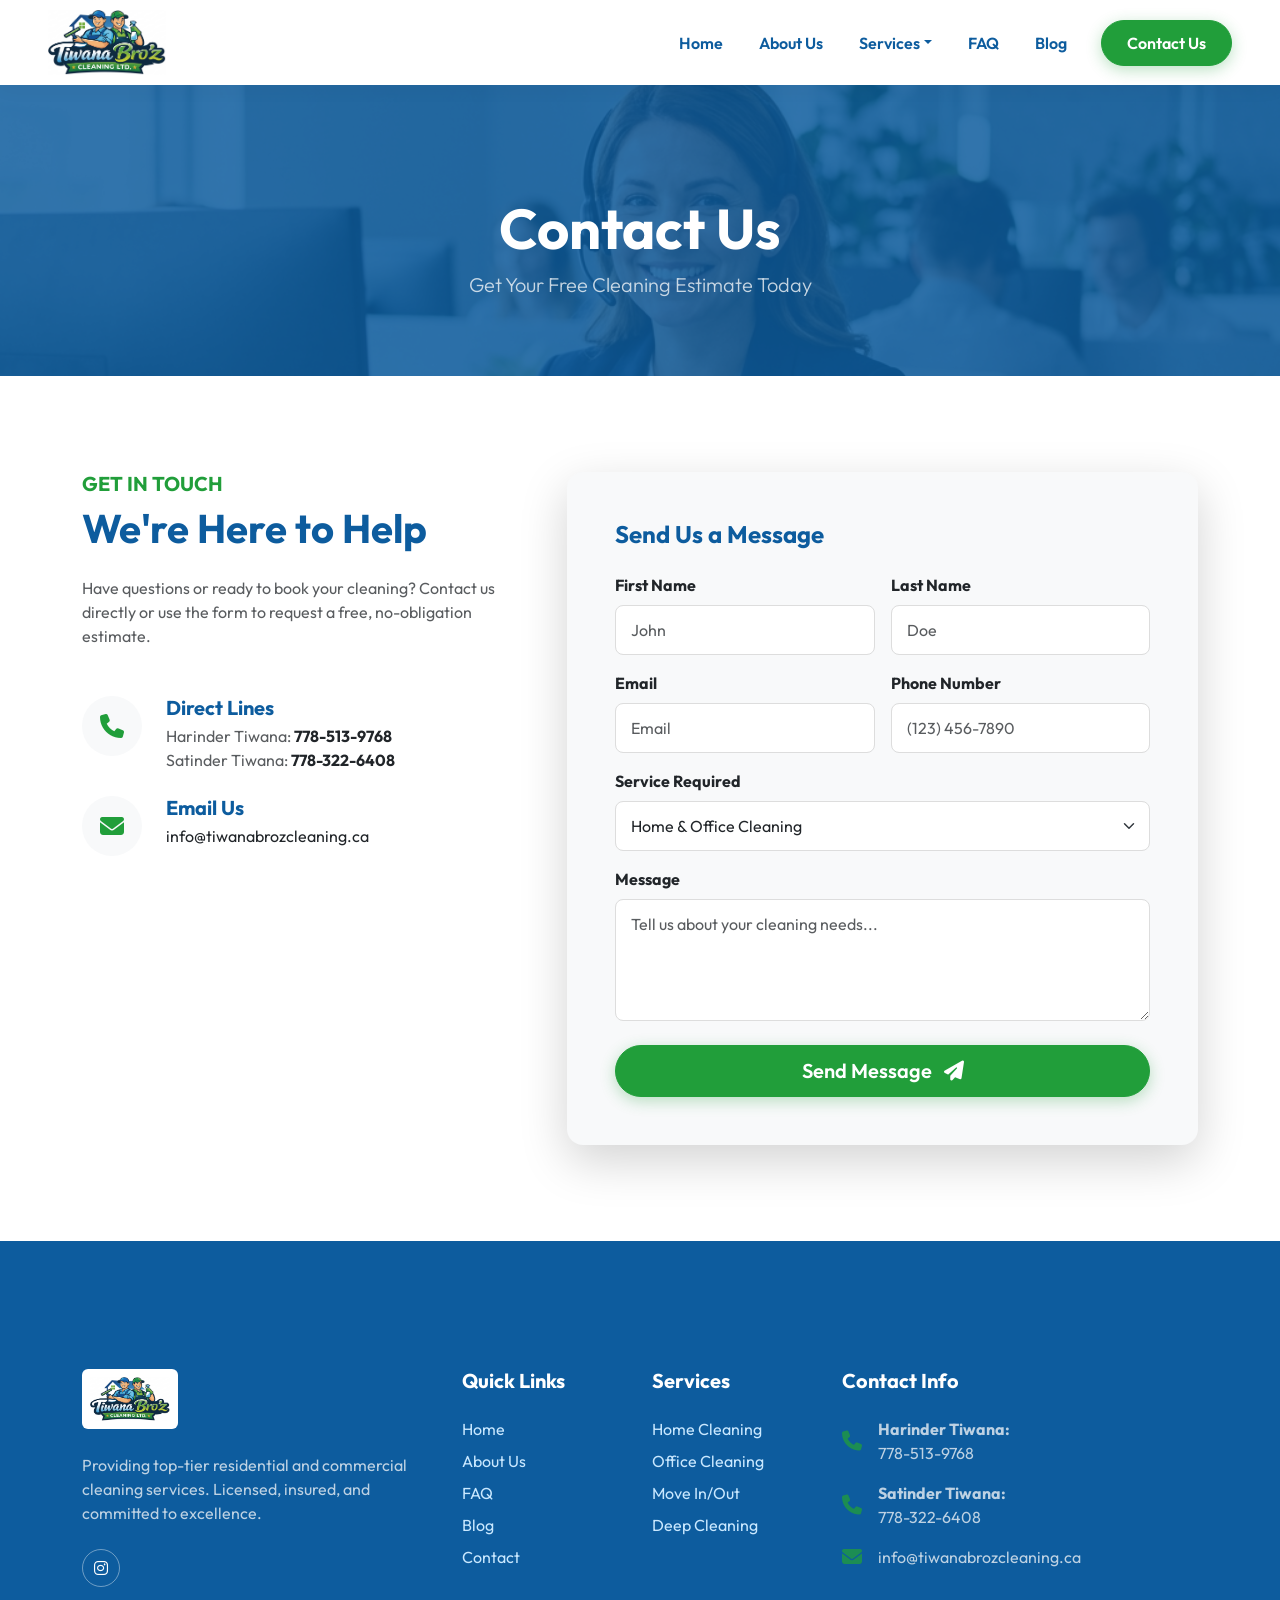
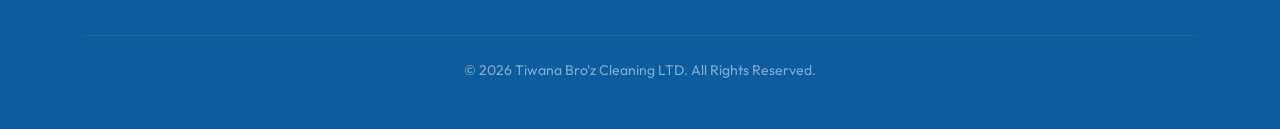
<file: contact.html>
<!DOCTYPE html>
<html lang="en">
<head>
    <meta charset="UTF-8">
    <meta name="viewport" content="width=device-width, initial-scale=1.0">
    <meta name="keywords" content="cleaning services Surrey BC, professional house cleaners Vancouver, deep cleaning services near me, cleaning company Lower Mainland, move out cleaning Surrey, office cleaning services Vancouver, end of tenancy cleaning Surrey, deposit guarantee cleaning BC, apartment move out cleaners, surgical grade deep cleaning, post-construction cleaning Surrey, commercial office sanitization Vancouver, Airbnb cleaning Vancouver, strata building cleaners Surrey, affordable cleaning service Surrey, move out cleaning cost Surrey">
    <title>Contact Us | Get a Free Estimate | Tiwana Bro'z Cleaning Surrey & Vancouver</title>
    <meta name="description" content="Contact Tiwana Bro'z Cleaning Ltd. for a free estimate on residential and commercial cleaning services. Serving Surrey, Vancouver, and the entire Lower Mainland. Reach Harinder or Satinder today.">
    <link rel="canonical" href="https://tiwanabrozcleaning.ca/contact.html">
    <meta property="og:title" content="Contact Us | Tiwana Bro'z Cleaning Ltd.">
    <meta property="og:description" content="Get a free estimate for premium cleaning services in your area.">
    <meta property="og:image" content="https://tiwanabrozcleaning.ca/images/contact_h_png_1776254981894.png">
    <meta property="og:url" content="https://tiwanabrozcleaning.ca/contact.html">
    <!-- Bootstrap 5 CSS -->
    <link href="https://cdn.jsdelivr.net/npm/bootstrap@5.3.2/dist/css/bootstrap.min.css" rel="stylesheet">
    <!-- Font Awesome -->
    <link rel="stylesheet" href="https://cdnjs.cloudflare.com/ajax/libs/font-awesome/6.4.0/css/all.min.css">
    <!-- Custom CSS -->
    <link rel="stylesheet" href="style.css">
    <link rel="icon" type="image/png" href="images/logo.png">
    <style>
        .page-header { background: url('images/contact_fresh_desk_no_text.png') center 35%/cover no-repeat; padding: 120px 0 60px; position:relative; }
        .page-header::before { content:''; position:absolute; inset:0; background:rgba(13,92,158,0.85); }
    </style>
</head>
<body>
    <!-- Navbar -->
    <nav class="navbar navbar-expand-lg navbar-glass fixed-top">
        <div class="container-fluid px-4 px-lg-5">
            <a class="navbar-brand" href="index.html">
                <img src="images/logo.png?v=2" alt="Tiwana Bro'z Cleaning LTD. Logo" style="object-fit: contain;">
            </a>
            <button class="navbar-toggler" type="button" data-bs-toggle="collapse" data-bs-target="#navbarNav" aria-controls="navbarNav" aria-expanded="false" aria-label="Toggle navigation">
                <span class="navbar-toggler-icon"></span>
            </button>
            <div class="collapse navbar-collapse" id="navbarNav">
                <ul class="navbar-nav ms-auto mb-2 mb-lg-0 align-items-center">
                    <li class="nav-item"><a class="nav-link" href="index.html">Home</a></li>
                    <li class="nav-item"><a class="nav-link" href="about.html">About Us</a></li>
                    <li class="nav-item dropdown">
                        <a class="nav-link dropdown-toggle" href="#" role="button" data-bs-toggle="dropdown" aria-expanded="false">Services</a>
                        <ul class="dropdown-menu border-0 shadow">
                            <li><a class="dropdown-item" href="service-1.html">Home & Office Cleaning</a></li>
                            <li><a class="dropdown-item" href="service-2.html">Move-In / Move-Out</a></li>
                            <li><a class="dropdown-item" href="service-3.html">Deep Cleaning</a></li>
                        </ul>
                    </li>
                    <li class="nav-item"><a class="nav-link" href="faq.html">FAQ</a></li>
                    <li class="nav-item"><a class="nav-link" href="blog.html">Blog</a></li>
                    <li class="nav-item ms-lg-3 mt-3 mt-lg-0"><a class="btn btn-primary" href="contact.html">Contact Us</a></li>
                </ul>
            </div>
        </div>
    </nav>
    
    <!-- Page Header -->
    <header class="page-header text-white text-center">
        <div class="container position-relative z-index-2 animate-on-scroll">
            <h1 class="fw-bold display-4">Contact Us</h1>
            <p class="lead opacity-75">Get Your Free Cleaning Estimate Today</p>
        </div>
    </header>

    <section class="py-5 bg-white">
        <div class="container py-5">
            <div class="row g-5">
                <div class="col-lg-5 animate-on-scroll">
                    <h5 class="text-grass fw-bold">GET IN TOUCH</h5>
                    <h2 class="display-6 fw-bold text-ocean mb-4">We're Here to Help</h2>
                    <p class="text-muted mb-5">Have questions or ready to book your cleaning? Contact us directly or use the form to request a free, no-obligation estimate.</p>
                    
                    <div class="d-flex align-items-start gap-4 mb-4">
                        <div class="bg-light text-grass fs-4 contact-icon-circle rounded-circle"><i class="fa-solid fa-phone"></i></div>
                        <div>
                            <h5 class="fw-bold text-ocean mb-1">Direct Lines</h5>
                            <p class="text-muted mb-0">Harinder Tiwana: <a href="tel:7785139768" class="text-dark fw-bold text-decoration-none">778-513-9768</a></p>
                            <p class="text-muted mb-0">Satinder Tiwana: <a href="tel:7783226408" class="text-dark fw-bold text-decoration-none">778-322-6408</a></p>
                        </div>
                    </div>
                    
                    <div class="d-flex align-items-start gap-4 mb-4">
                        <div class="bg-light text-grass fs-4 contact-icon-circle rounded-circle"><i class="fa-solid fa-envelope"></i></div>
                        <div>
                            <h5 class="fw-bold text-ocean mb-1">Email Us</h5>
                            <p class="text-muted mb-0"><a href="mailto:info@tiwanabrozcleaning.ca" class="text-dark text-decoration-none">info@tiwanabrozcleaning.ca</a></p>
                        </div>
                    </div>
                </div>
                
                <div class="col-lg-7 animate-on-scroll">
                    <div class="card border-0 shadow-lg p-5 rounded-4 bg-light">
                        <h4 class="fw-bold text-ocean mb-4">Send Us a Message</h4>
                        <form action="https://formspree.io/f/meevqvje" method="POST" id="contactForm">
                            <div class="row g-3">
                                <div class="col-md-6">
                                    <label class="form-label fw-bold">First Name</label>
                                    <input type="text" name="firstName" class="form-control" placeholder="John" required>
                                </div>
                                <div class="col-md-6">
                                    <label class="form-label fw-bold">Last Name</label>
                                    <input type="text" name="lastName" class="form-control" placeholder="Doe" required>
                                </div>
                                <div class="col-md-6">
                                    <label class="form-label fw-bold">Email</label>
                                    <input type="email" name="email" class="form-control" placeholder="Email" required>
                                </div>
                                <div class="col-md-6">
                                    <label class="form-label fw-bold">Phone Number</label>
                                    <input type="tel" name="phone" class="form-control" placeholder="(123) 456-7890">
                                </div>
                                <div class="col-12">
                                    <label class="form-label fw-bold">Service Required</label>
                                    <select name="service" class="form-select form-control">
                                        <option value="Home & Office">Home & Office Cleaning</option>
                                        <option value="Move In/Out">Move-In / Move-Out Cleaning</option>
                                        <option value="Deep Cleaning">Deep Cleaning Services</option>
                                        <option value="Other">Other</option>
                                    </select>
                                </div>
                                <div class="col-12">
                                    <label class="form-label fw-bold">Message</label>
                                    <textarea name="message" class="form-control" rows="4" placeholder="Tell us about your cleaning needs..."></textarea>
                                </div>
                                <div class="col-12 mt-4">
                                    <button type="submit" class="btn btn-primary btn-lg w-100">Send Message <i class="fa-solid fa-paper-plane ms-2"></i></button>
                                </div>
                            </div>
                        </form>
                    </div>
                </div>
            </div>
        </div>
    </section>

    <!-- Footer -->
    <footer class="mt-0">
        <div class="container py-5 position-relative z-index-2">
            <div class="row g-4 mb-4">
                <div class="col-lg-4 col-md-6 mb-4">
                    <div class="mb-4"><img src="images/logo.png?v=2" alt="Tiwana Bro'z Cleaning LTD. Logo" height="60" class="bg-white rounded p-2"></div>
                    <p class="text-light opacity-75 mb-4">Providing top-tier residential and commercial cleaning services. Licensed, insured, and committed to excellence.</p>
                    <div class="d-flex gap-3 mt-4">
                        <a href="https://www.instagram.com/tiwanabrozcleaning?igsh=MW01enQ4YmJnaTh2MA%3D%3D&utm_source=qr" target="_blank" rel="noopener noreferrer" class="footer-social-link"><i class="fa-brands fa-instagram"></i></a>
                    </div>

                </div>
                <div class="col-lg-2 col-md-6 mb-4">
                    <h5 class="text-white fw-bold mb-4">Quick Links</h5>
                    <ul class="list-unstyled">
                        <li class="mb-2"><a href="index.html">Home</a></li>
                        <li class="mb-2"><a href="about.html">About Us</a></li>
                        <li class="mb-2"><a href="faq.html">FAQ</a></li>
                        <li class="mb-2"><a href="blog.html">Blog</a></li>
                        <li class="mb-2"><a href="contact.html">Contact</a></li>
                    </ul>
                </div>
                <div class="col-lg-2 col-md-6 mb-4">
                    <h5 class="text-white fw-bold mb-4">Services</h5>
                    <ul class="list-unstyled">
                        <li class="mb-2"><a href="service-1.html">Home Cleaning</a></li>
                        <li class="mb-2"><a href="service-1.html">Office Cleaning</a></li>
                        <li class="mb-2"><a href="service-2.html">Move In/Out</a></li>
                        <li class="mb-2"><a href="service-3.html">Deep Cleaning</a></li>
                    </ul>
                </div>
                <div class="col-lg-4 col-md-6 mb-4">
                    <h5 class="text-white fw-bold mb-4">Contact Info</h5>
                    <ul class="list-unstyled text-light opacity-75">
                        <li class="mb-3 d-flex align-items-center gap-3">
                            <i class="fa-solid fa-phone text-grass fs-5"></i>
                            <div><strong>Harinder Tiwana:</strong> <br><a href="tel:7785139768" class="text-light">778-513-9768</a></div>
                        </li>
                        <li class="mb-3 d-flex align-items-center gap-3">
                            <i class="fa-solid fa-phone text-grass fs-5"></i>
                            <div><strong>Satinder Tiwana:</strong> <br><a href="tel:7783226408" class="text-light">778-322-6408</a></div>
                        </li>
                        <li class="mb-3 d-flex align-items-center gap-3">
                            <i class="fa-solid fa-envelope text-grass fs-5"></i>
                            <a href="mailto:info@tiwanabrozcleaning.ca" class="text-light">info@tiwanabrozcleaning.ca</a>
                        </li>
                    </ul>
                </div>
            </div>
            <hr class="border-secondary mb-4 opacity-25">
            <div class="text-center text-light opacity-50 small">&copy; 2026 Tiwana Bro'z Cleaning LTD. All Rights Reserved.</div>
        </div>
    </footer>
    <script src="https://cdn.jsdelivr.net/npm/bootstrap@5.3.2/dist/js/bootstrap.bundle.min.js"></script>
    <script src="script.js"></script>
</body>
</html>
</file>
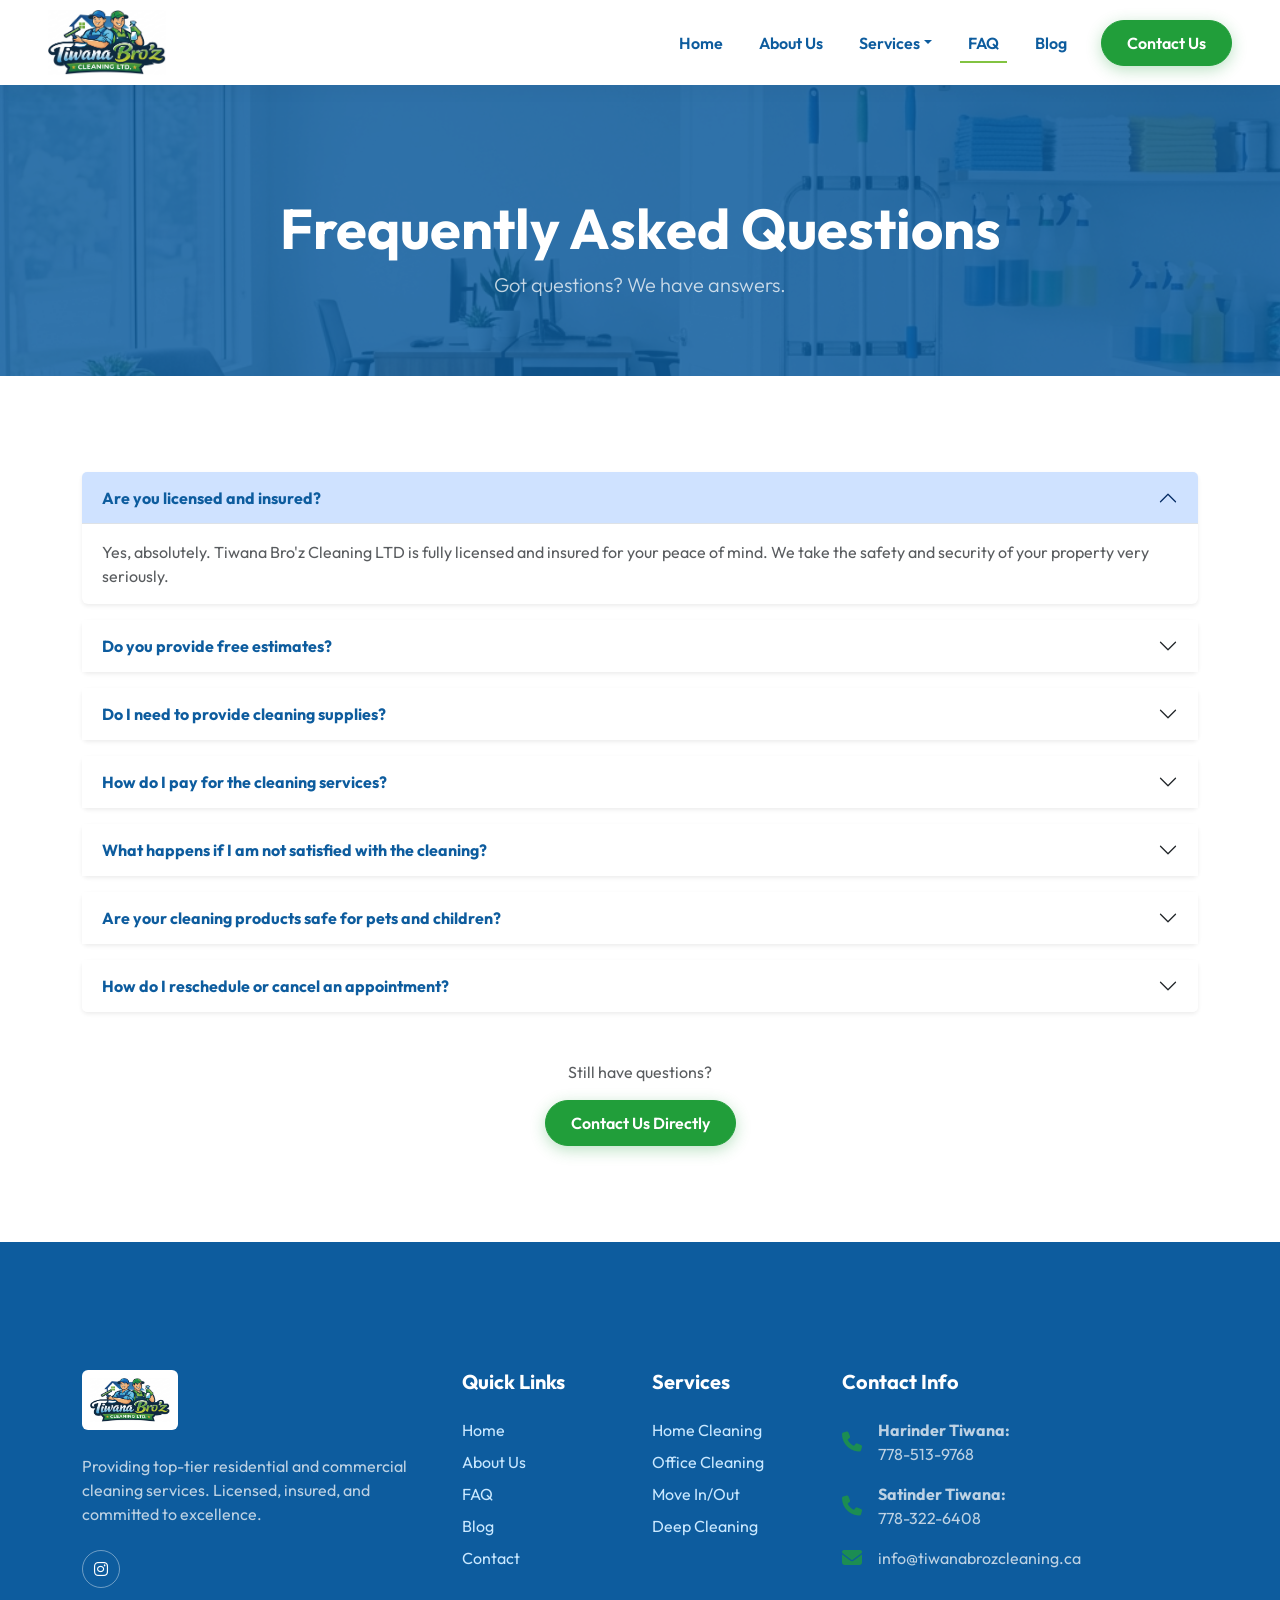
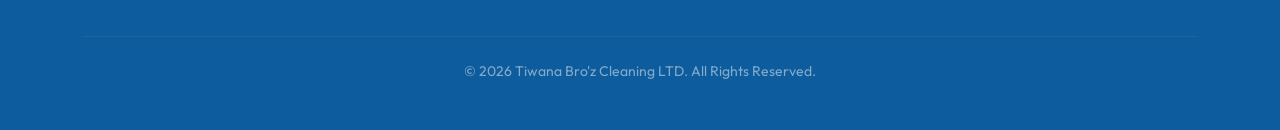
<file: faq.html>
<!DOCTYPE html>
<html lang="en">
<head>
    <meta charset="UTF-8">
    <meta name="viewport" content="width=device-width, initial-scale=1.0">
    <meta name="keywords" content="cleaning services Surrey BC, professional house cleaners Vancouver, deep cleaning services near me, cleaning company Lower Mainland, move out cleaning Surrey, office cleaning services Vancouver, end of tenancy cleaning Surrey, deposit guarantee cleaning BC, apartment move out cleaners, surgical grade deep cleaning, post-construction cleaning Surrey, commercial office sanitization Vancouver, Airbnb cleaning Vancouver, strata building cleaners Surrey, affordable cleaning service Surrey, move out cleaning cost Surrey">
    <title>Frequently Asked Questions | Tiwana Bro'z Cleaning Ltd.</title>
    <meta name="description" content="Have questions about our cleaning plans? Learn more about Tiwana Bro'z Cleaning LTD's licensing, insurance, service areas in Vancouver and Surrey, and general policies.">
    <link rel="canonical" href="https://tiwanabrozcleaning.ca/faq.html">
    <meta property="og:title" content="FAQ | Tiwana Bro'z Cleaning Ltd.">
    <meta property="og:description" content="Frequently asked questions about our professional cleaning services.">
    <meta property="og:image" content="https://tiwanabrozcleaning.ca/images/faq_h_png_1776254963285.png">
    <meta property="og:url" content="https://tiwanabrozcleaning.ca/faq.html">
    <!-- Bootstrap 5 CSS -->
    <link href="https://cdn.jsdelivr.net/npm/bootstrap@5.3.2/dist/css/bootstrap.min.css" rel="stylesheet">
    <!-- Font Awesome -->
    <link rel="stylesheet" href="https://cdnjs.cloudflare.com/ajax/libs/font-awesome/6.4.0/css/all.min.css">
    <!-- Custom CSS -->
    <link rel="stylesheet" href="style.css">
    <link rel="icon" type="image/png" href="images/logo.png">
    <style>
        .page-header { background: url('images/faq_hero_clean.png') center 40%/cover no-repeat; padding: 120px 0 60px; position:relative;}
        .page-header::before { content:''; position:absolute; inset:0; background:rgba(13,92,158,0.85); }
    </style>
</head>
<body>
    <nav class="navbar navbar-expand-lg navbar-glass fixed-top">

        <div class="container-fluid px-4 px-lg-5">
            <a class="navbar-brand" href="index.html">
                <img src="images/logo.png?v=2" alt="Tiwana Bro'z Cleaning LTD. Logo" style="object-fit: contain;">
            </a>
            <button class="navbar-toggler" type="button" data-bs-toggle="collapse" data-bs-target="#navbarNav">
                <span class="navbar-toggler-icon"></span>
            </button>
            <div class="collapse navbar-collapse" id="navbarNav">
                <ul class="navbar-nav ms-auto mb-2 mb-lg-0 align-items-center">
                    <li class="nav-item"><a class="nav-link" href="index.html">Home</a></li>
                    <li class="nav-item"><a class="nav-link" href="about.html">About Us</a></li>
                    <li class="nav-item dropdown">
                        <a class="nav-link dropdown-toggle" href="#" data-bs-toggle="dropdown">Services</a>
                        <ul class="dropdown-menu">
                            <li><a class="dropdown-item" href="service-1.html">Home & Office</a></li>
                            <li><a class="dropdown-item" href="service-2.html">Move-In / Move-Out</a></li>
                            <li><a class="dropdown-item" href="service-3.html">Deep Cleaning</a></li>
                        </ul>
                    </li>
                    <li class="nav-item"><a class="nav-link active" href="faq.html">FAQ</a></li>
                    <li class="nav-item"><a class="nav-link" href="blog.html">Blog</a></li>
                    <li class="nav-item ms-lg-3 mt-3 mt-lg-0"><a class="btn btn-primary" href="contact.html">Contact Us</a></li>
                </ul>
            </div>
        </div>
    </nav>
    <header class="page-header text-white text-center">
        <div class="container position-relative z-index-2 animate-on-scroll">
            <h1 class="fw-bold display-4">Frequently Asked Questions</h1>
            <p class="lead opacity-75">Got questions? We have answers.</p>
        </div>
    </header>
    <section class="py-5 bg-white">
        <div class="container py-5 animate-on-scroll">
            <div class="accordion" id="faqAccordion">
                <div class="accordion-item shadow-sm border-0 mb-3 rounded">
                    <h2 class="accordion-header">
                        <button class="accordion-button fw-bold text-ocean" type="button" data-bs-toggle="collapse" data-bs-target="#faq1">
                            Are you licensed and insured?
                        </button>
                    </h2>
                    <div id="faq1" class="accordion-collapse collapse show" data-bs-parent="#faqAccordion">
                        <div class="accordion-body text-muted">
                            Yes, absolutely. Tiwana Bro'z Cleaning LTD is fully licensed and insured for your peace of mind. We take the safety and security of your property very seriously.
                        </div>
                    </div>
                </div>
                <div class="accordion-item shadow-sm border-0 mb-3 rounded">
                    <h2 class="accordion-header">
                        <button class="accordion-button collapsed fw-bold text-ocean" type="button" data-bs-toggle="collapse" data-bs-target="#faq2">
                            Do you provide free estimates?
                        </button>
                    </h2>
                    <div id="faq2" class="accordion-collapse collapse" data-bs-parent="#faqAccordion">
                        <div class="accordion-body text-muted">
                            Yes! We offer free, no-obligation estimates for all residential and commercial cleaning projects. Feel free to contact Harinder or Satinder today.
                        </div>
                    </div>
                </div>
                <div class="accordion-item shadow-sm border-0 mb-3 rounded">
                    <h2 class="accordion-header">
                        <button class="accordion-button collapsed fw-bold text-ocean" type="button" data-bs-toggle="collapse" data-bs-target="#faq3">
                            Do I need to provide cleaning supplies?
                        </button>
                    </h2>
                    <div id="faq3" class="accordion-collapse collapse" data-bs-parent="#faqAccordion">
                        <div class="accordion-body text-muted">
                            No, we bring our own high-quality, professional-grade cleaning supplies and equipment. If you have specific preferences or allergies, please let us know in advance!
                        </div>
                    </div>
                </div>
                <div class="accordion-item shadow-sm border-0 mb-3 rounded">
                    <h2 class="accordion-header">
                        <button class="accordion-button collapsed fw-bold text-ocean" type="button" data-bs-toggle="collapse" data-bs-target="#faq4">
                            How do I pay for the cleaning services?
                        </button>
                    </h2>
                    <div id="faq4" class="accordion-collapse collapse" data-bs-parent="#faqAccordion">
                        <div class="accordion-body text-muted">
                            We accept various forms of payment including credit cards, e-transfers, and cash. Payment is generally due upon completion of the service unless you are on a recurring commercial contract.
                        </div>
                    </div>
                </div>
                <div class="accordion-item shadow-sm border-0 mb-3 rounded">
                    <h2 class="accordion-header">
                        <button class="accordion-button collapsed fw-bold text-ocean" type="button" data-bs-toggle="collapse" data-bs-target="#faq5">
                            What happens if I am not satisfied with the cleaning?
                        </button>
                    </h2>
                    <div id="faq5" class="accordion-collapse collapse" data-bs-parent="#faqAccordion">
                        <div class="accordion-body text-muted">
                            We offer a 100% satisfaction guarantee. If you are not thoroughly impressed with our work, contact us within 24 hours and we will return to re-clean the specific area at no additional charge.
                        </div>
                    </div>
                </div>
                <div class="accordion-item shadow-sm border-0 mb-3 rounded">
                    <h2 class="accordion-header">
                        <button class="accordion-button collapsed fw-bold text-ocean" type="button" data-bs-toggle="collapse" data-bs-target="#faq6">
                            Are your cleaning products safe for pets and children?
                        </button>
                    </h2>
                    <div id="faq6" class="accordion-collapse collapse" data-bs-parent="#faqAccordion">
                        <div class="accordion-body text-muted">
                            Absolutely. The health of your family and furry friends is our top consideration. We utilize eco-friendly, non-toxic products that are harsh on stains but perfectly safe for humans and pets.
                        </div>
                    </div>
                </div>
                <div class="accordion-item shadow-sm border-0 mb-3 rounded">
                    <h2 class="accordion-header">
                        <button class="accordion-button collapsed fw-bold text-ocean" type="button" data-bs-toggle="collapse" data-bs-target="#faq7">
                            How do I reschedule or cancel an appointment?
                        </button>
                    </h2>
                    <div id="faq7" class="accordion-collapse collapse" data-bs-parent="#faqAccordion">
                        <div class="accordion-body text-muted">
                            We understand that schedules change. We kindly request that you provide us with at least 48 hours' notice for any cancellations or rescheduling to avoid a small cancellation fee.
                        </div>
                    </div>
                </div>
            </div>
            <div class="text-center mt-5">
                <p class="text-muted">Still have questions?</p>
                <a href="contact.html" class="btn btn-primary">Contact Us Directly</a>
            </div>
        </div>
    </section>
    <!-- Footer -->
    <footer class="mt-0">
        <div class="container py-5 position-relative z-index-2">
            <div class="row g-4 mb-4">
                <div class="col-lg-4 col-md-6 mb-4">
                    <div class="mb-4"><img src="images/logo.png?v=2" alt="Tiwana Bro'z Cleaning LTD. Logo" height="60" class="bg-white rounded p-2"></div>
                    <p class="text-light opacity-75 mb-4">Providing top-tier residential and commercial cleaning services. Licensed, insured, and committed to excellence.</p>
                    <div class="d-flex gap-3 mt-4">
                        <a href="https://www.instagram.com/tiwanabrozcleaning?igsh=MW01enQ4YmJnaTh2MA%3D%3D&utm_source=qr" target="_blank" rel="noopener noreferrer" class="footer-social-link"><i class="fa-brands fa-instagram"></i></a>
                    </div>
                </div>
                <div class="col-lg-2 col-md-6 mb-4">
                    <h5 class="text-white fw-bold mb-4">Quick Links</h5>
                    <ul class="list-unstyled">
                        <li class="mb-2"><a href="index.html">Home</a></li>
                        <li class="mb-2"><a href="about.html">About Us</a></li>
                        <li class="mb-2"><a href="faq.html">FAQ</a></li>
                        <li class="mb-2"><a href="blog.html">Blog</a></li>
                        <li class="mb-2"><a href="contact.html">Contact</a></li>
                    </ul>
                </div>
                <div class="col-lg-2 col-md-6 mb-4">
                    <h5 class="text-white fw-bold mb-4">Services</h5>
                    <ul class="list-unstyled">
                        <li class="mb-2"><a href="service-1.html">Home Cleaning</a></li>
                        <li class="mb-2"><a href="service-1.html">Office Cleaning</a></li>
                        <li class="mb-2"><a href="service-2.html">Move In/Out</a></li>
                        <li class="mb-2"><a href="service-3.html">Deep Cleaning</a></li>
                    </ul>
                </div>
                <div class="col-lg-4 col-md-6 mb-4">
                    <h5 class="text-white fw-bold mb-4">Contact Info</h5>
                    <ul class="list-unstyled text-light opacity-75">
                        <li class="mb-3 d-flex align-items-center gap-3">
                            <i class="fa-solid fa-phone text-grass fs-5"></i>
                            <div><strong>Harinder Tiwana:</strong> <br><a href="tel:7785139768" class="text-light">778-513-9768</a></div>
                        </li>
                        <li class="mb-3 d-flex align-items-center gap-3">
                            <i class="fa-solid fa-phone text-grass fs-5"></i>
                            <div><strong>Satinder Tiwana:</strong> <br><a href="tel:7783226408" class="text-light">778-322-6408</a></div>
                        </li>
                        <li class="mb-3 d-flex align-items-center gap-3">
                            <i class="fa-solid fa-envelope text-grass fs-5"></i>
                            <a href="mailto:info@tiwanabrozcleaning.ca" class="text-light">info@tiwanabrozcleaning.ca</a>
                        </li>
                    </ul>
                </div>
            </div>
            <hr class="border-secondary mb-4 opacity-25">
            <div class="text-center text-light opacity-50 small">&copy; 2026 Tiwana Bro'z Cleaning LTD. All Rights Reserved.</div>
        </div>
    </footer>
    <script src="https://cdn.jsdelivr.net/npm/bootstrap@5.3.2/dist/js/bootstrap.bundle.min.js"></script>
    <script src="script.js"></script>
</body>
</html>
</file>
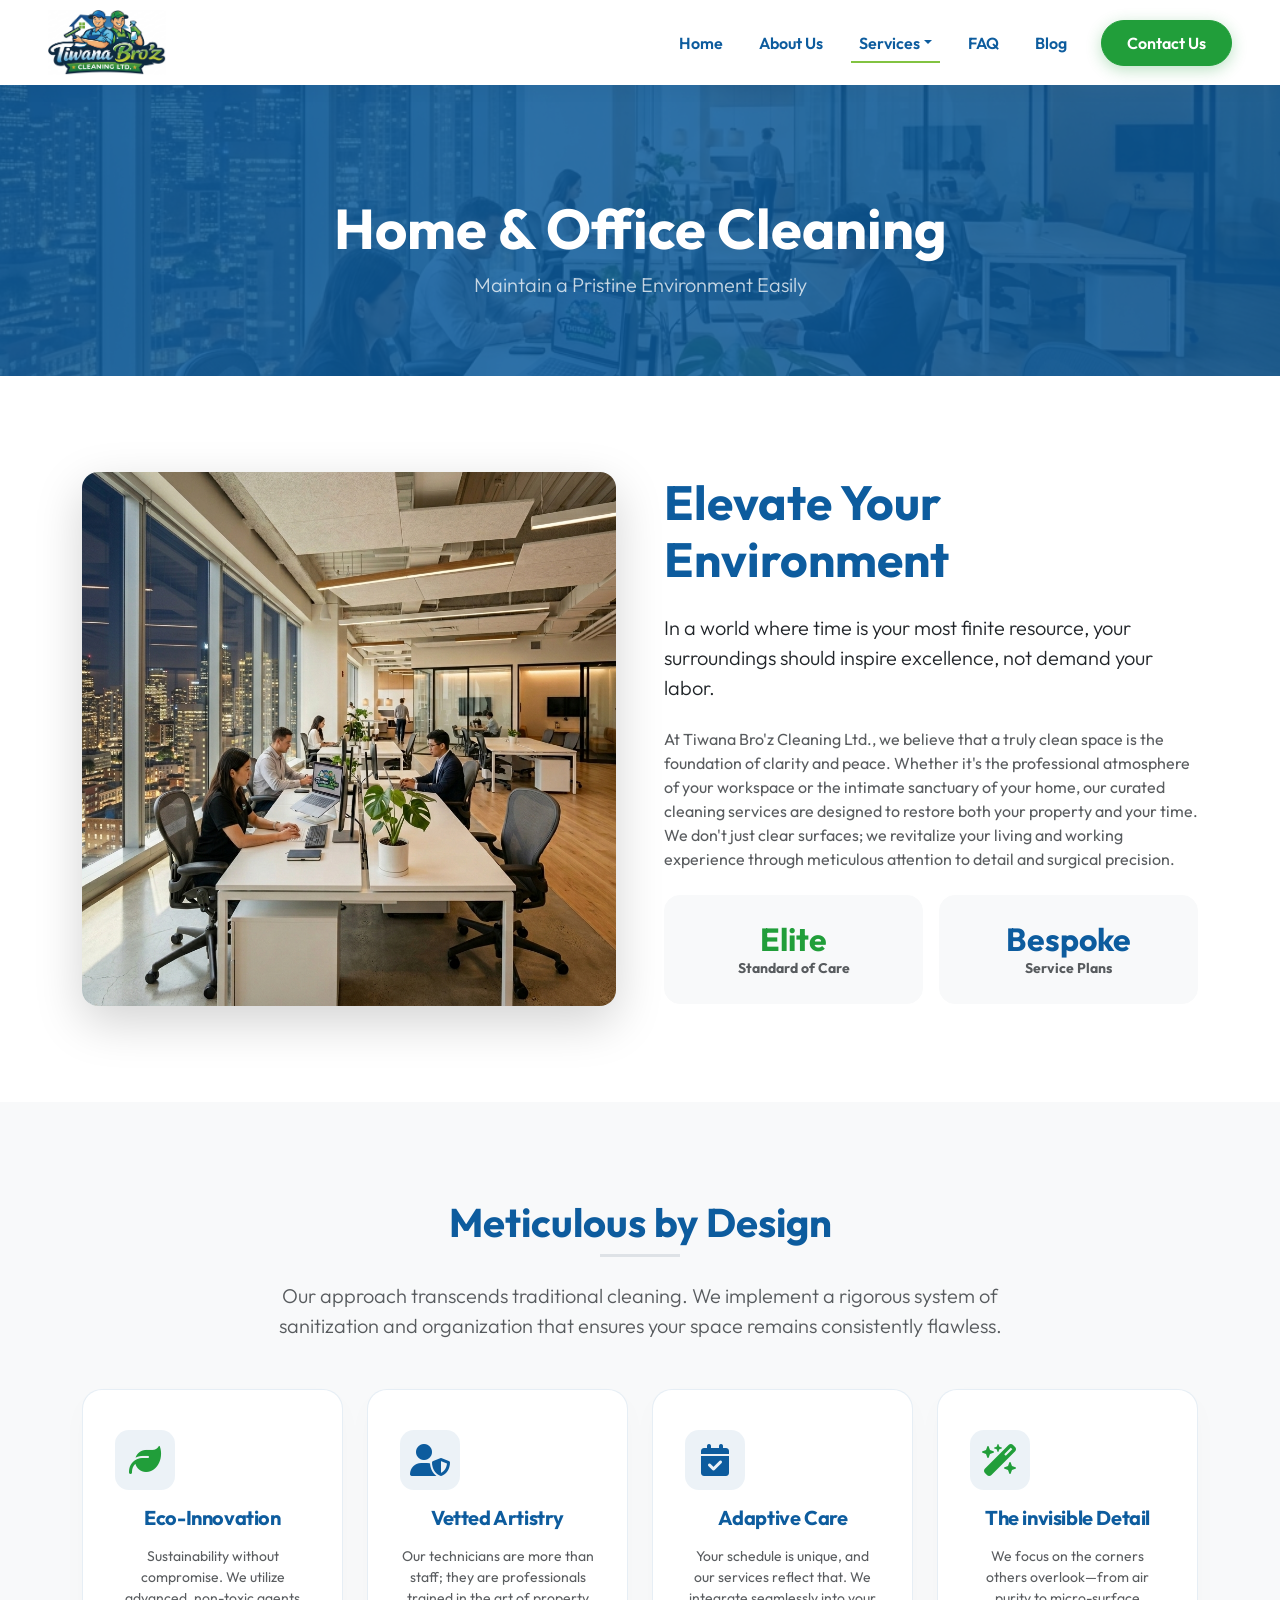
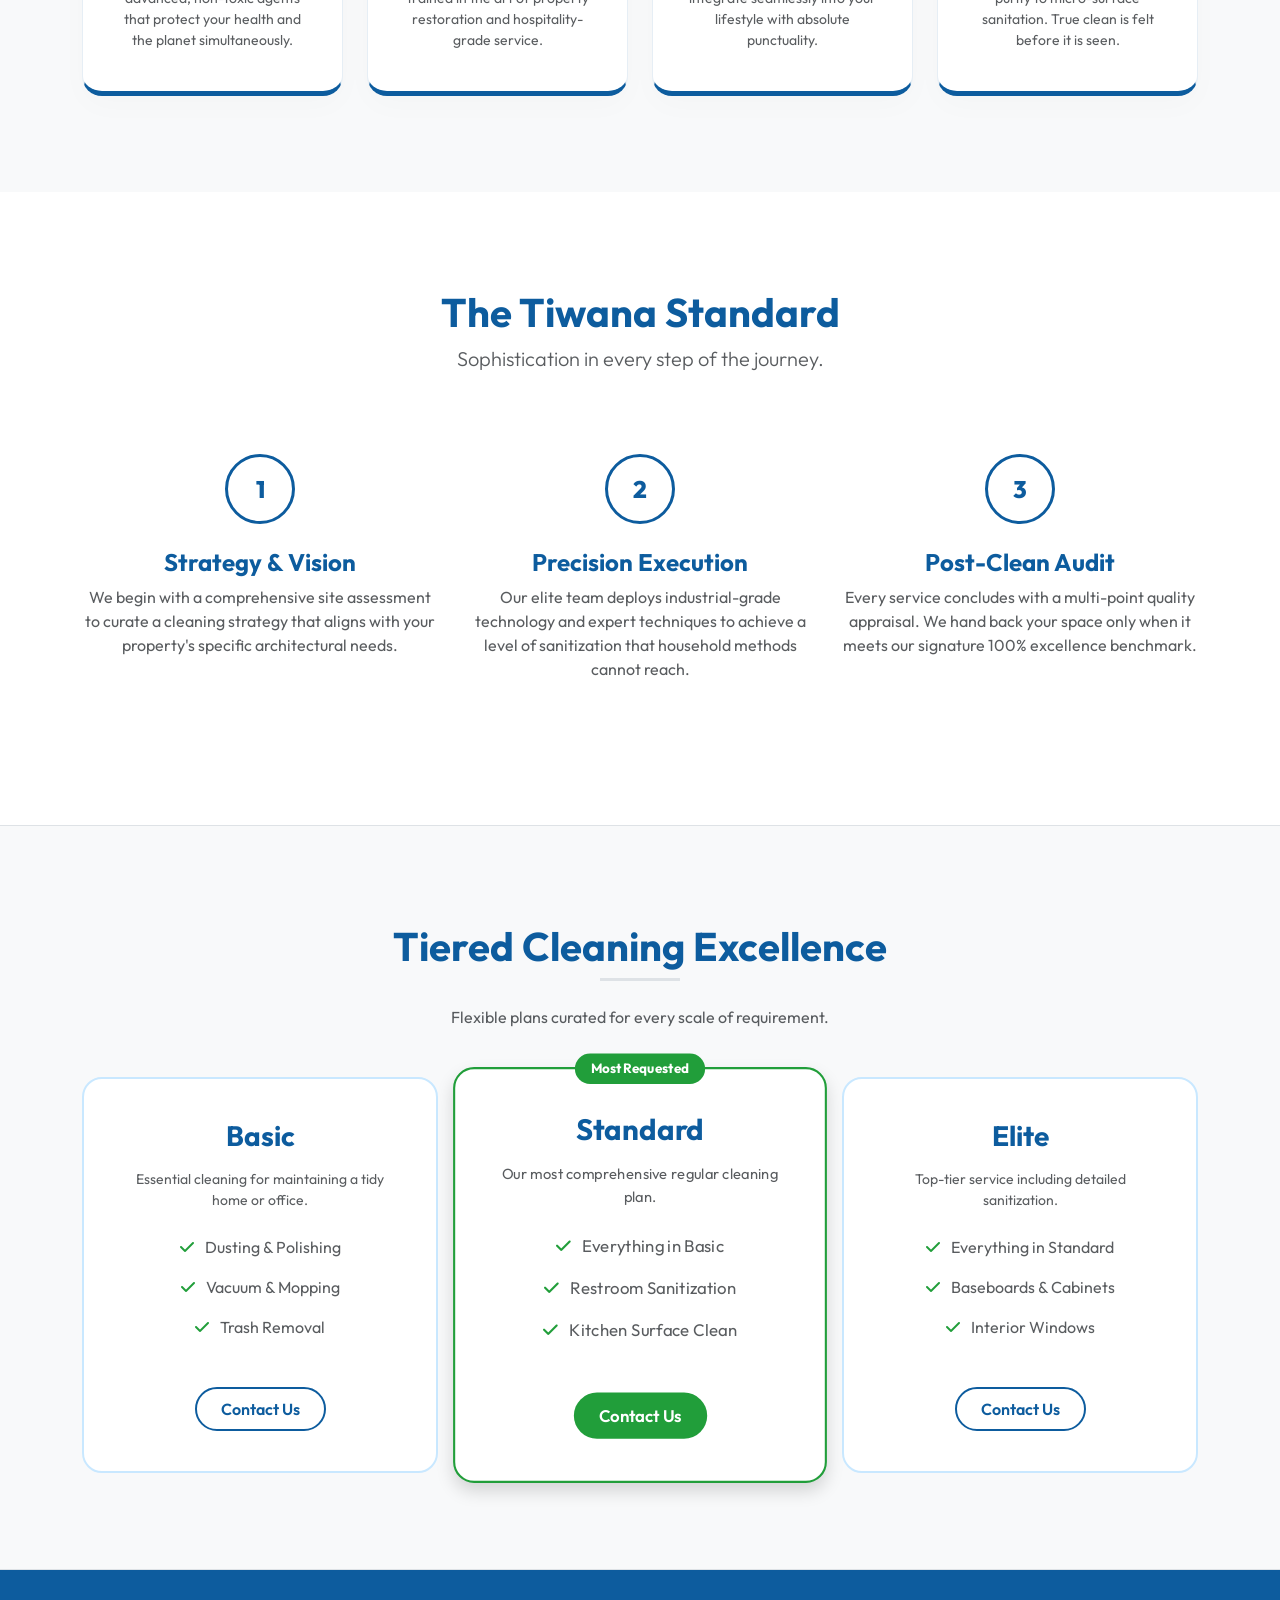
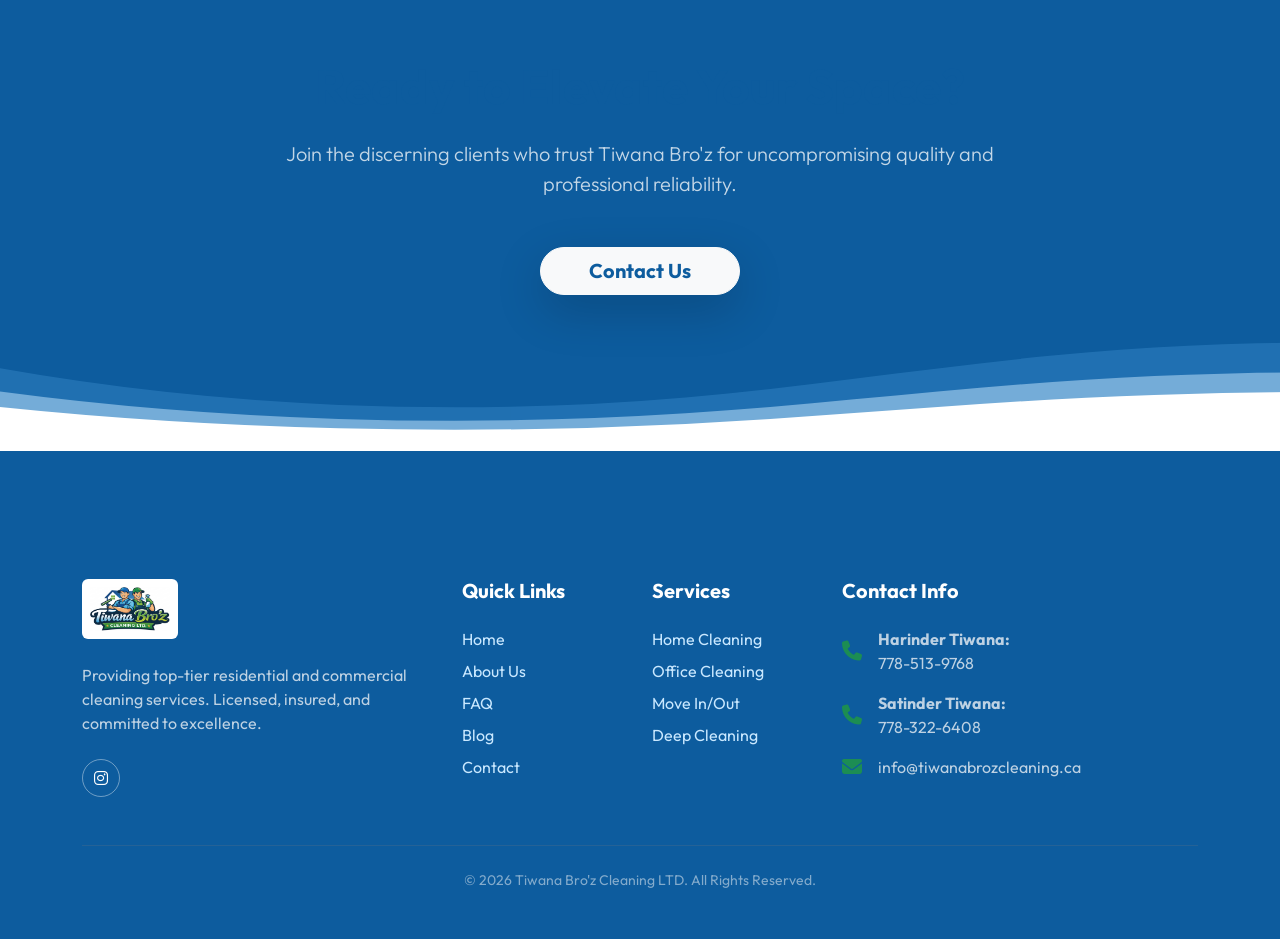
<file: service-1.html>
<!DOCTYPE html>
<html lang="en">
<head>
    <meta charset="UTF-8">
    <meta name="viewport" content="width=device-width, initial-scale=1.0">
    <meta name="keywords" content="cleaning services Surrey BC, professional house cleaners Vancouver, deep cleaning services near me, cleaning company Lower Mainland, move out cleaning Surrey, office cleaning services Vancouver, end of tenancy cleaning Surrey, deposit guarantee cleaning BC, apartment move out cleaners, surgical grade deep cleaning, post-construction cleaning Surrey, commercial office sanitization Vancouver, Airbnb cleaning Vancouver, strata building cleaners Surrey, affordable cleaning service Surrey, move out cleaning cost Surrey">
    <title>Home & Office Cleaning in Surrey & Vancouver | Tiwana Bro'z</title>
    <meta name="description" content="Professional home and office cleaning services throughout the Lower Mainland. Keep your Surrey or Vancouver space pristine with Tiwana Bro'z.">
    <link rel="canonical" href="https://tiwanabrozcleaning.ca/service-1.html">
    <meta property="og:title" content="Home & Office Cleaning | Tiwana Bro'z">
    <meta property="og:description" content="Professional home and office cleaning services for a pristine environment.">
    <meta property="og:image" content="https://tiwanabrozcleaning.ca/images/serv_office_h_png_1776252120886.png">
    <meta property="og:url" content="https://tiwanabrozcleaning.ca/service-1.html">
    <!-- Bootstrap 5 CSS -->
    <link href="https://cdn.jsdelivr.net/npm/bootstrap@5.3.2/dist/css/bootstrap.min.css" rel="stylesheet">
    <!-- Font Awesome -->
    <link rel="stylesheet" href="https://cdnjs.cloudflare.com/ajax/libs/font-awesome/6.4.0/css/all.min.css">
    <!-- Custom CSS -->
    <link rel="stylesheet" href="style.css">
    <link rel="icon" type="image/png" href="images/logo.png">
    <style>
        .page-header { background: url('images/serv_office_h_png_1776252120886.png') center/cover no-repeat; padding: 120px 0 60px; position:relative; }
        .page-header::before { content:''; position:absolute; inset:0; background:rgba(13,92,158,0.85); }
    </style>
</head>
<body>
    <nav class="navbar navbar-expand-lg navbar-glass fixed-top">

        <div class="container-fluid px-4 px-lg-5">
            <a class="navbar-brand" href="index.html">
                <img src="images/logo.png?v=2" alt="Tiwana Bro'z Cleaning LTD. Logo" style="object-fit: contain;">
            </a>
            <button class="navbar-toggler" type="button" data-bs-toggle="collapse" data-bs-target="#navbarNav">
                <span class="navbar-toggler-icon"></span>
            </button>
            <div class="collapse navbar-collapse" id="navbarNav">
                <ul class="navbar-nav ms-auto mb-2 mb-lg-0 align-items-center">
                    <li class="nav-item"><a class="nav-link" href="index.html">Home</a></li>
                    <li class="nav-item"><a class="nav-link" href="about.html">About Us</a></li>
                    <li class="nav-item dropdown">
                        <a class="nav-link dropdown-toggle active" href="#" data-bs-toggle="dropdown">Services</a>
                        <ul class="dropdown-menu">
                            <li><a class="dropdown-item active" href="service-1.html">Home & Office</a></li>
                            <li><a class="dropdown-item" href="service-2.html">Move-In / Move-Out</a></li>
                            <li><a class="dropdown-item" href="service-3.html">Deep Cleaning</a></li>
                        </ul>
                    </li>
                    <li class="nav-item"><a class="nav-link" href="faq.html">FAQ</a></li>
                    <li class="nav-item"><a class="nav-link" href="blog.html">Blog</a></li>
                    <li class="nav-item ms-lg-3 mt-3 mt-lg-0"><a class="btn btn-primary" href="contact.html">Contact Us</a></li>
                </ul>
            </div>
        </div>
    </nav>
    <!-- Hero Header -->
    <header class="page-header text-white text-center">
        <div class="container position-relative z-index-2 animate-on-scroll">
            <h1 class="fw-bold display-4">Home & Office Cleaning</h1>
            <p class="lead opacity-75">Maintain a Pristine Environment Easily</p>
        </div>
    </header>

    <!-- Premium Intro Section -->
    <section class="py-5 bg-white">
        <div class="container py-5">
            <div class="row align-items-center g-5">
                <div class="col-lg-6 animate-on-scroll">
                    <img src="images/serv_office_c_png_1776255105359.png?v=5" alt="Pristine Office Environment" class="img-fluid rounded-4 shadow-lg hover-glow w-100">
                </div>
                <div class="col-lg-6 animate-on-scroll">
                    <h2 class="display-5 fw-bold text-ocean mb-4">Elevate Your Environment</h2>
                    <p class="lead text-dark mb-4">In a world where time is your most finite resource, your surroundings should inspire excellence, not demand your labor.</p>
                    <p class="text-muted mb-4">At Tiwana Bro'z Cleaning Ltd., we believe that a truly clean space is the foundation of clarity and peace. Whether it's the professional atmosphere of your workspace or the intimate sanctuary of your home, our curated cleaning services are designed to restore both your property and your time. We don't just clear surfaces; we revitalize your living and working experience through meticulous attention to detail and surgical precision.</p>
                    <div class="row g-3">
                        <div class="col-6">
                            <div class="p-4 bg-light rounded-4 text-center hover-lift border border-light">
                                <h2 class="fw-bold text-grass mb-0">Elite</h2>
                                <p class="text-muted small fw-bold mb-0">Standard of Care</p>
                            </div>
                        </div>
                        <div class="col-6">
                            <div class="p-4 bg-light rounded-4 text-center hover-lift border border-light">
                                <h2 class="fw-bold text-ocean mb-0">Bespoke</h2>
                                <p class="text-muted small fw-bold mb-0">Service Plans</p>
                            </div>
                        </div>
                    </div>
                </div>
            </div>
        </div>
    </section>

    <!-- Core Philosophy / Features -->
    <section class="py-5 bg-light section-curved">
        <div class="container py-5">
            <div class="text-center mb-5 animate-on-scroll">
                <h2 class="display-6 fw-bold text-ocean">Meticulous by Design</h2>
                <div class="mx-auto border-bottom border-3 border-grass mb-4" style="width: 80px;"></div>
                <p class="text-muted lead mx-auto" style="max-width: 800px;">Our approach transcends traditional cleaning. We implement a rigorous system of sanitization and organization that ensures your space remains consistently flawless.</p>
            </div>
            <div class="row g-4">
                <div class="col-lg-3 col-md-6 animate-on-scroll">
                    <div class="feature-card hover-lift text-center bg-white">
                        <i class="fa-solid fa-leaf text-grass mb-3 fs-2"></i>
                        <h4 class="fw-bold mb-3">Eco-Innovation</h4>
                        <p class="text-muted small mb-0">Sustainability without compromise. We utilize advanced, non-toxic agents that protect your health and the planet simultaneously.</p>
                    </div>
                </div>
                <div class="col-lg-3 col-md-6 animate-on-scroll">
                    <div class="feature-card hover-lift text-center bg-white">
                        <i class="fa-solid fa-user-shield text-ocean mb-3 fs-2"></i>
                        <h4 class="fw-bold mb-3">Vetted Artistry</h4>
                        <p class="text-muted small mb-0">Our technicians are more than staff; they are professionals trained in the art of property restoration and hospitality-grade service.</p>
                    </div>
                </div>
                <div class="col-lg-3 col-md-6 animate-on-scroll">
                    <div class="feature-card hover-lift text-center bg-white">
                        <i class="fa-solid fa-calendar-check text-ocean mb-3 fs-2"></i>
                        <h4 class="fw-bold mb-3">Adaptive Care</h4>
                        <p class="text-muted small mb-0">Your schedule is unique, and our services reflect that. We integrate seamlessly into your lifestyle with absolute punctuality.</p>
                    </div>
                </div>
                <div class="col-lg-3 col-md-6 animate-on-scroll">
                    <div class="feature-card hover-lift text-center bg-white">
                        <i class="fa-solid fa-wand-magic-sparkles text-grass mb-3 fs-2"></i>
                        <h4 class="fw-bold mb-3">The invisible Detail</h4>
                        <p class="text-muted small mb-0">We focus on the corners others overlook—from air purity to micro-surface sanitation. True clean is felt before it is seen.</p>
                    </div>
                </div>
            </div>
        </div>
    </section>

    <!-- Master Process Section -->
    <section class="py-5 bg-white">
        <div class="container py-5">
            <div class="text-center mb-5 animate-on-scroll">
                <h2 class="display-6 fw-bold text-ocean">The Tiwana Standard</h2>
                <p class="text-muted lead">Sophistication in every step of the journey.</p>
            </div>
            <div class="row process-timeline g-4">
                <div class="col-lg-4 animate-on-scroll">
                    <div class="timeline-step">
                        <div class="step-circle hover-glow">1</div>
                        <h4 class="fw-bold">Strategy & Vision</h4>
                        <p class="text-muted">We begin with a comprehensive site assessment to curate a cleaning strategy that aligns with your property's specific architectural needs.</p>
                    </div>
                </div>
                <div class="col-lg-4 animate-on-scroll">
                    <div class="timeline-step">
                        <div class="step-circle hover-glow">2</div>
                        <h4 class="fw-bold">Precision Execution</h4>
                        <p class="text-muted">Our elite team deploys industrial-grade technology and expert techniques to achieve a level of sanitization that household methods cannot reach.</p>
                    </div>
                </div>
                <div class="col-lg-4 animate-on-scroll">
                    <div class="timeline-step">
                        <div class="step-circle hover-glow">3</div>
                        <h4 class="fw-bold">Post-Clean Audit</h4>
                        <p class="text-muted">Every service concludes with a multi-point quality appraisal. We hand back your space only when it meets our signature 100% excellence benchmark.</p>
                    </div>
                </div>
            </div>
        </div>
    </section>

    <!-- Service Packages -->
    <section class="py-5 bg-light border-top border-bottom">
        <div class="container py-5">
            <div class="text-center mb-5">
                <h2 class="display-6 fw-bold text-ocean">Tiered Cleaning Excellence</h2>
                <div class="mx-auto border-bottom border-3 border-grass mb-4" style="width: 80px;"></div>
                <p class="text-muted">Flexible plans curated for every scale of requirement.</p>
            </div>
            <div class="row g-4">
                <div class="col-lg-4">
                    <div class="package-card text-center hover-lift bg-white">
                        <h3 class="fw-bold mb-3">Basic</h3>
                        <p class="text-muted small mb-4">Essential cleaning for maintaining a tidy home or office.</p>
                        <ul class="list-unstyled mb-5">
                            <li class="mb-3 text-muted"><i class="fa-solid fa-check text-grass me-2"></i> Dusting & Polishing</li>
                            <li class="mb-3 text-muted"><i class="fa-solid fa-check text-grass me-2"></i> Vacuum & Mopping</li>
                            <li class="mb-3 text-muted"><i class="fa-solid fa-check text-grass me-2"></i> Trash Removal</li>
                        </ul>
                        <a href="contact.html" class="btn btn-outline-ocean px-4">Contact Us</a>
                    </div>
                </div>
                <div class="col-lg-4">
                    <div class="package-card popular text-center hover-glow shadow bg-white">
                        <div class="package-badge">Most Requested</div>
                        <h3 class="fw-bold mb-3">Standard</h3>
                        <p class="text-muted small mb-4">Our most comprehensive regular cleaning plan.</p>
                        <ul class="list-unstyled mb-5">
                            <li class="mb-3 text-muted"><i class="fa-solid fa-check text-grass me-2"></i> Everything in Basic</li>
                            <li class="mb-3 text-muted"><i class="fa-solid fa-check text-grass me-2"></i> Restroom Sanitization</li>
                            <li class="mb-3 text-muted"><i class="fa-solid fa-check text-grass me-2"></i> Kitchen Surface Clean</li>
                        </ul>
                        <a href="contact.html" class="btn btn-grass px-4 text-white">Contact Us</a>
                    </div>
                </div>
                <div class="col-lg-4">
                    <div class="package-card text-center hover-lift bg-white">
                        <h3 class="fw-bold mb-3">Elite</h3>
                        <p class="text-muted small mb-4">Top-tier service including detailed sanitization.</p>
                        <ul class="list-unstyled mb-5">
                            <li class="mb-3 text-muted"><i class="fa-solid fa-check text-grass me-2"></i> Everything in Standard</li>
                            <li class="mb-3 text-muted"><i class="fa-solid fa-check text-grass me-2"></i> Baseboards & Cabinets</li>
                            <li class="mb-3 text-muted"><i class="fa-solid fa-check text-grass me-2"></i> Interior Windows</li>
                        </ul>
                        <a href="contact.html" class="btn btn-outline-ocean px-4">Contact Us</a>
                    </div>
                </div>
            </div>
        </div>
    </section>

    <!-- Final CTA -->
    <section class="py-5 bg-ocean text-white section-relative">
        <div class="container text-center py-5 animate-on-scroll">
            <h2 class="display-5 fw-bold mb-4">Ready to Elevate Your Space?</h2>
            <p class="lead mb-5 opacity-75 mx-auto" style="max-width: 800px;">Join the discerning clients who trust Tiwana Bro'z for uncompromising quality and professional reliability.</p>
            <a href="contact.html" class="btn btn-light btn-lg px-5 text-ocean fw-bold rounded-pill shadow-lg hover-glow mb-5">Contact Us</a>
        </div>

        <!-- Premium Animated Waves (THE MOVING ONE) -->
        <div class="animated-waves">
            <div class="wave-layer wave-1"></div>
            <div class="wave-layer wave-2"></div>
            <div class="wave-layer wave-3"></div>
        </div>
    </section>

    <footer class="mt-0">
        <div class="container py-5 position-relative z-index-2">
            <div class="row g-4 mb-4">
                <div class="col-lg-4 col-md-6 mb-4">
                    <div class="mb-4"><img src="images/logo.png?v=2" alt="Tiwana Bro'z Cleaning LTD. Logo" height="60" class="bg-white rounded p-2"></div>
                    <p class="text-light opacity-75 mb-4">Providing top-tier residential and commercial cleaning services. Licensed, insured, and committed to excellence.</p>
                    <div class="d-flex gap-3 mt-4">
                        <a href="https://www.instagram.com/tiwanabrozcleaning?igsh=MW01enQ4YmJnaTh2MA%3D%3D&utm_source=qr" target="_blank" rel="noopener noreferrer" class="footer-social-link"><i class="fa-brands fa-instagram"></i></a>
                    </div>

                </div>
                <div class="col-lg-2 col-md-6 mb-4">
                    <h5 class="text-white fw-bold mb-4">Quick Links</h5>
                    <ul class="list-unstyled">
                        <li class="mb-2"><a href="index.html">Home</a></li>
                        <li class="mb-2"><a href="about.html">About Us</a></li>
                        <li class="mb-2"><a href="faq.html">FAQ</a></li>
                        <li class="mb-2"><a href="blog.html">Blog</a></li>
                        <li class="mb-2"><a href="contact.html">Contact</a></li>
                    </ul>
                </div>
                <div class="col-lg-2 col-md-6 mb-4">
                    <h5 class="text-white fw-bold mb-4">Services</h5>
                    <ul class="list-unstyled">
                        <li class="mb-2"><a href="service-1.html">Home Cleaning</a></li>
                        <li class="mb-2"><a href="service-1.html">Office Cleaning</a></li>
                        <li class="mb-2"><a href="service-2.html">Move In/Out</a></li>
                        <li class="mb-2"><a href="service-3.html">Deep Cleaning</a></li>
                    </ul>
                </div>
                <div class="col-lg-4 col-md-6 mb-4">
                    <h5 class="text-white fw-bold mb-4">Contact Info</h5>
                    <ul class="list-unstyled text-light opacity-75">
                        <li class="mb-3 d-flex align-items-center gap-3">
                            <i class="fa-solid fa-phone text-grass fs-5"></i>
                            <div><strong>Harinder Tiwana:</strong> <br><a href="tel:7785139768" class="text-light">778-513-9768</a></div>
                        </li>
                        <li class="mb-3 d-flex align-items-center gap-3">
                            <i class="fa-solid fa-phone text-grass fs-5"></i>
                            <div><strong>Satinder Tiwana:</strong> <br><a href="tel:7783226408" class="text-light">778-322-6408</a></div>
                        </li>
                        <li class="mb-3 d-flex align-items-center gap-3">
                            <i class="fa-solid fa-envelope text-grass fs-5"></i>
                            <a href="mailto:info@tiwanabrozcleaning.ca" class="text-light">info@tiwanabrozcleaning.ca</a>
                        </li>
                    </ul>
                </div>
            </div>
            <hr class="border-secondary mb-4 opacity-25">
            <div class="text-center text-light opacity-50 small">&copy; 2026 Tiwana Bro'z Cleaning LTD. All Rights Reserved.</div>
        </div>
    </footer>
    <script src="https://cdn.jsdelivr.net/npm/bootstrap@5.3.2/dist/js/bootstrap.bundle.min.js"></script>
    <script src="script.js"></script>
</body>
</html>
</file>
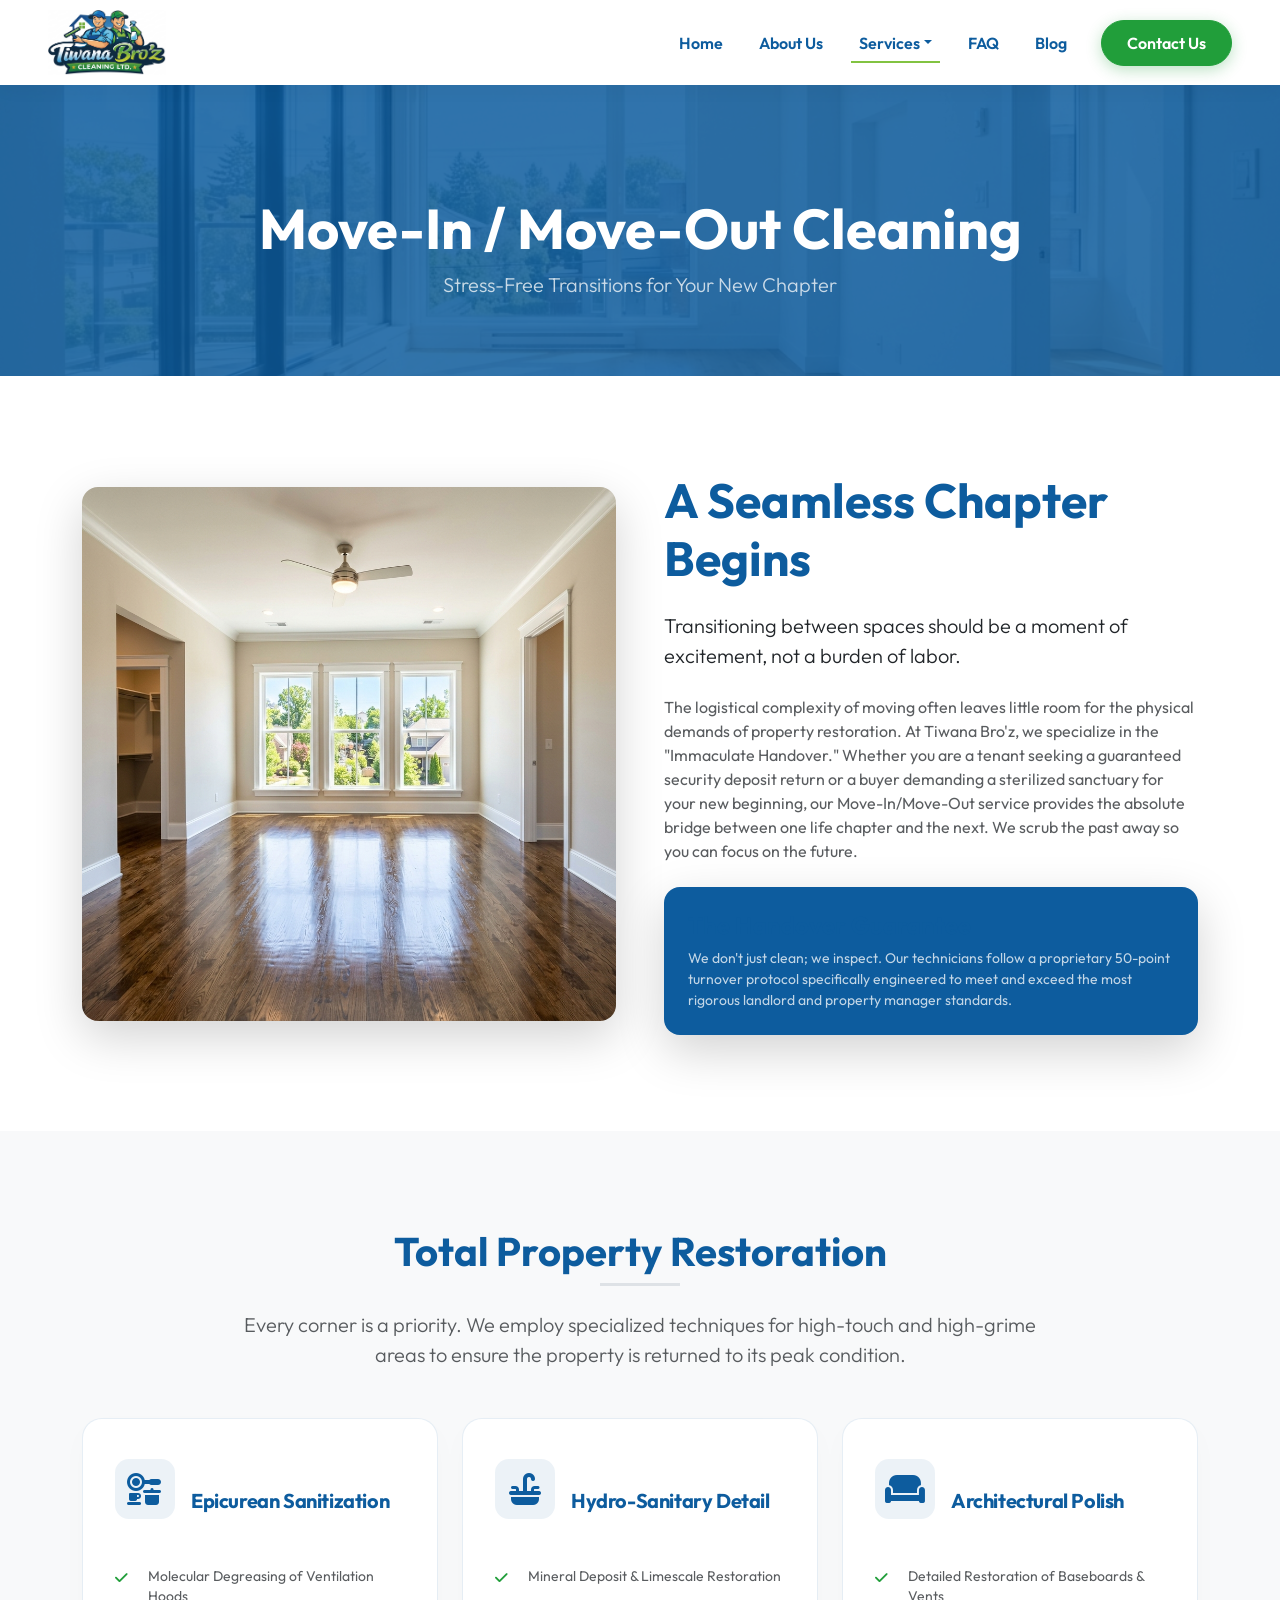
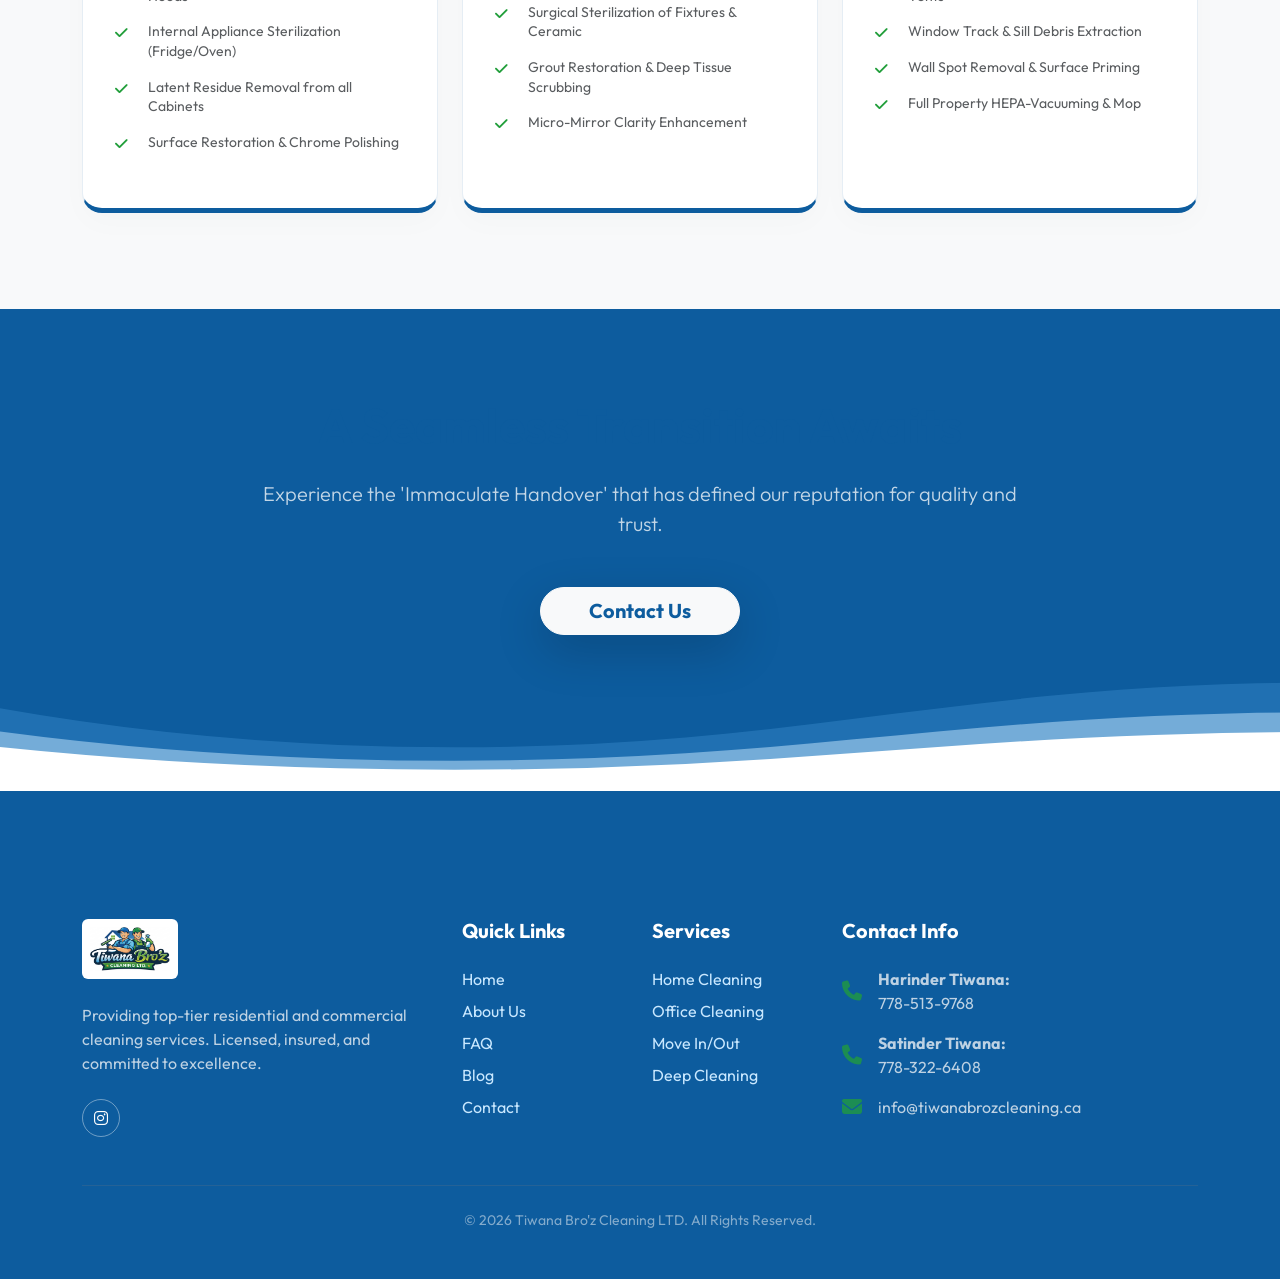
<file: service-2.html>
<!DOCTYPE html>
<html lang="en">
<head>
    <meta charset="UTF-8">
    <meta name="viewport" content="width=device-width, initial-scale=1.0">
    <meta name="keywords" content="cleaning services Surrey BC, professional house cleaners Vancouver, deep cleaning services near me, cleaning company Lower Mainland, move out cleaning Surrey, office cleaning services Vancouver, end of tenancy cleaning Surrey, deposit guarantee cleaning BC, apartment move out cleaners, surgical grade deep cleaning, post-construction cleaning Surrey, commercial office sanitization Vancouver, Airbnb cleaning Vancouver, strata building cleaners Surrey, affordable cleaning service Surrey, move out cleaning cost Surrey">
    <title>Move-In & Move-Out Cleaning in Surrey & BC | Tiwana Bro'z</title>
    <meta name="description" content="Moving in Surrey or Vancouver? Let Tiwana Bro'z handle the deep cleaning for your old or new home so you can secure your deposit safely.">
    <link rel="canonical" href="https://tiwanabrozcleaning.ca/service-2.html">
    <meta property="og:title" content="Move-In/Out Cleaning | Tiwana Bro'z">
    <meta property="og:description" content="Secure your deposit with our proprietary 50-point move-out cleaning service.">
    <meta property="og:image" content="https://tiwanabrozcleaning.ca/images/serv_moving_h_png_1776252355018.png">
    <meta property="og:url" content="https://tiwanabrozcleaning.ca/service-2.html">
    <!-- Bootstrap 5 CSS -->
    <link href="https://cdn.jsdelivr.net/npm/bootstrap@5.3.2/dist/css/bootstrap.min.css" rel="stylesheet">
    <!-- Font Awesome -->
    <link rel="stylesheet" href="https://cdnjs.cloudflare.com/ajax/libs/font-awesome/6.4.0/css/all.min.css">
    <!-- Custom CSS -->
    <link rel="stylesheet" href="style.css">
    <link rel="icon" type="image/png" href="images/logo.png">
    <style>
        .page-header { background: url('images/serv_moving_h_png_1776252355018.png') center/cover no-repeat; padding: 120px 0 60px; position:relative; }
        .page-header::before { content:''; position:absolute; inset:0; background:rgba(13,92,158,0.85); }
    </style>
</head>
<body>
    <nav class="navbar navbar-expand-lg navbar-glass fixed-top">
        <div class="container-fluid px-4 px-lg-5">
            <a class="navbar-brand" href="index.html">
                <img src="images/logo.png?v=2" alt="Tiwana Bro'z Cleaning LTD. Logo" style="object-fit: contain;">
            </a>
            <button class="navbar-toggler" type="button" data-bs-toggle="collapse" data-bs-target="#navbarNav">
                <span class="navbar-toggler-icon"></span>
            </button>
            <div class="collapse navbar-collapse" id="navbarNav">
                <ul class="navbar-nav ms-auto mb-2 mb-lg-0 align-items-center">
                    <li class="nav-item"><a class="nav-link" href="index.html">Home</a></li>
                    <li class="nav-item"><a class="nav-link" href="about.html">About Us</a></li>
                    <li class="nav-item dropdown">
                        <a class="nav-link dropdown-toggle active" href="#" data-bs-toggle="dropdown">Services</a>
                        <ul class="dropdown-menu">
                            <li><a class="dropdown-item" href="service-1.html">Home & Office</a></li>
                            <li><a class="dropdown-item active" href="service-2.html">Move-In / Move-Out</a></li>
                            <li><a class="dropdown-item" href="service-3.html">Deep Cleaning</a></li>
                        </ul>
                    </li>
                    <li class="nav-item"><a class="nav-link" href="faq.html">FAQ</a></li>
                    <li class="nav-item"><a class="nav-link" href="blog.html">Blog</a></li>
                    <li class="nav-item ms-lg-3 mt-3 mt-lg-0"><a class="btn btn-primary" href="contact.html">Contact Us</a></li>
                </ul>
            </div>
        </div>
    </nav>
    <!-- Hero Header -->
    <header class="page-header text-white text-center">
        <div class="container position-relative z-index-2 animate-on-scroll">
            <h1 class="fw-bold display-4">Move-In / Move-Out Cleaning</h1>
            <p class="lead opacity-75">Stress-Free Transitions for Your New Chapter</p>
        </div>
    </header>

    <!-- Premium Intro Section -->
    <section class="py-5 bg-white">
        <div class="container py-5">
            <div class="row align-items-center g-5">
                <div class="col-lg-6 animate-on-scroll">
                    <img src="images/serv_moving_c_png_1776255374984.png" alt="Seamless Property Handover" class="img-fluid rounded-4 shadow-lg w-100">
                </div>
                <div class="col-lg-6 animate-on-scroll">
                    <h2 class="display-5 fw-bold text-ocean mb-4">A Seamless Chapter Begins</h2>
                    <p class="lead text-dark mb-4">Transitioning between spaces should be a moment of excitement, not a burden of labor.</p>
                    <p class="text-muted mb-4">The logistical complexity of moving often leaves little room for the physical demands of property restoration. At Tiwana Bro'z, we specialize in the "Immaculate Handover." Whether you are a tenant seeking a guaranteed security deposit return or a buyer demanding a sterilized sanctuary for your new beginning, our Move-In/Move-Out service provides the absolute bridge between one life chapter and the next. We scrub the past away so you can focus on the future.</p>
                    <div class="p-4 bg-ocean text-white rounded-4 shadow-lg animate-on-scroll">
                        <h4 class="fw-bold mb-2">The Handover Guarantee</h4>
                        <p class="mb-0 opacity-75 small">We don't just clean; we inspect. Our technicians follow a proprietary 50-point turnover protocol specifically engineered to meet and exceed the most rigorous landlord and property manager standards.</p>
                    </div>
                </div>
            </div>
        </div>
    </section>

    <!-- Categorized Checklist Cards -->
    <section class="py-5 bg-light section-curved">
        <div class="container py-5">
            <div class="text-center mb-5 animate-on-scroll">
                <h2 class="display-6 fw-bold text-ocean">Total Property Restoration</h2>
                <div class="mx-auto border-bottom border-3 border-grass mb-4" style="width: 80px;"></div>
                <p class="text-muted lead mx-auto" style="max-width: 800px;">Every corner is a priority. We employ specialized techniques for high-touch and high-grime areas to ensure the property is returned to its peak condition.</p>
            </div>
            <div class="row g-4">
                <div class="col-lg-4 animate-on-scroll">
                    <div class="feature-card hover-lift bg-white">
                        <div class="d-flex align-items-center gap-3 mb-3">
                            <i class="fa-solid fa-kitchen-set fs-2 text-ocean"></i>
                            <h4 class="fw-bold mb-0">Epicurean Sanitization</h4>
                        </div>
                        <ul class="list-unstyled text-muted small">
                            <li class="mb-2"><i class="fa-solid fa-check text-grass me-2"></i> Molecular Degreasing of Ventilation Hoods</li>
                            <li class="mb-2"><i class="fa-solid fa-check text-grass me-2"></i> Internal Appliance Sterilization (Fridge/Oven)</li>
                            <li class="mb-2"><i class="fa-solid fa-check text-grass me-2"></i> Latent Residue Removal from all Cabinets</li>
                            <li class="mb-2"><i class="fa-solid fa-check text-grass me-2"></i> Surface Restoration & Chrome Polishing</li>
                        </ul>
                    </div>
                </div>
                <div class="col-lg-4 animate-on-scroll">
                    <div class="feature-card hover-lift bg-white">
                        <div class="d-flex align-items-center gap-3 mb-3">
                            <i class="fa-solid fa-sink fs-2 text-ocean"></i>
                            <h4 class="fw-bold mb-0">Hydro-Sanitary Detail</h4>
                        </div>
                        <ul class="list-unstyled text-muted small">
                            <li class="mb-2"><i class="fa-solid fa-check text-grass me-2"></i> Mineral Deposit & Limescale Restoration</li>
                            <li class="mb-2"><i class="fa-solid fa-check text-grass me-2"></i> Surgical Sterilization of Fixtures & Ceramic</li>
                            <li class="mb-2"><i class="fa-solid fa-check text-grass me-2"></i> Grout Restoration & Deep Tissue Scrubbing</li>
                            <li class="mb-2"><i class="fa-solid fa-check text-grass me-2"></i> Micro-Mirror Clarity Enhancement</li>
                        </ul>
                    </div>
                </div>
                <div class="col-lg-4 animate-on-scroll">
                    <div class="feature-card hover-lift bg-white">
                        <div class="d-flex align-items-center gap-3 mb-3">
                            <i class="fa-solid fa-couch fs-2 text-ocean"></i>
                            <h4 class="fw-bold mb-0">Architectural Polish</h4>
                        </div>
                        <ul class="list-unstyled text-muted small">
                            <li class="mb-2"><i class="fa-solid fa-check text-grass me-2"></i> Detailed Restoration of Baseboards & Vents</li>
                            <li class="mb-2"><i class="fa-solid fa-check text-grass me-2"></i> Window Track & Sill Debris Extraction</li>
                            <li class="mb-2"><i class="fa-solid fa-check text-grass me-2"></i> Wall Spot Removal & Surface Priming</li>
                            <li class="mb-2"><i class="fa-solid fa-check text-grass me-2"></i> Full Property HEPA-Vacuuming & Mop</li>
                        </ul>
                    </div>
                </div>
            </div>
        </div>
    </section>

    <!-- Final CTA -->
    <section class="py-5 bg-ocean text-white section-relative">
        <div class="container text-center py-5 animate-on-scroll">
            <h2 class="display-5 fw-bold mb-4">A Seamless Transition Awaits</h2>
            <p class="lead mb-5 opacity-75 mx-auto" style="max-width: 800px;">Experience the 'Immaculate Handover' that has defined our reputation for quality and trust.</p>
            <a href="contact.html" class="btn btn-light btn-lg px-5 text-ocean fw-bold rounded-pill shadow-lg hover-glow mb-5">Contact Us</a>
        </div>

        <!-- Premium Animated Waves (THE MOVING ONE) -->
        <div class="animated-waves">
            <div class="wave-layer wave-1"></div>
            <div class="wave-layer wave-2"></div>
            <div class="wave-layer wave-3"></div>
        </div>
    </section>

    <footer class="mt-0">
        <div class="container py-5 position-relative z-index-2">
            <div class="row g-4 mb-4">
                <div class="col-lg-4 col-md-6 mb-4">
                    <div class="mb-4"><img src="images/logo.png?v=2" alt="Tiwana Bro'z Cleaning LTD. Logo" height="60" class="bg-white rounded p-2"></div>
                    <p class="text-light opacity-75 mb-4">Providing top-tier residential and commercial cleaning services. Licensed, insured, and committed to excellence.</p>
                    <div class="d-flex gap-3 mt-4">
                        <a href="https://www.instagram.com/tiwanabrozcleaning?igsh=MW01enQ4YmJnaTh2MA%3D%3D&utm_source=qr" target="_blank" rel="noopener noreferrer" class="footer-social-link"><i class="fa-brands fa-instagram"></i></a>
                    </div>

                </div>
                <div class="col-lg-2 col-md-6 mb-4">
                    <h5 class="text-white fw-bold mb-4">Quick Links</h5>
                    <ul class="list-unstyled">
                        <li class="mb-2"><a href="index.html">Home</a></li>
                        <li class="mb-2"><a href="about.html">About Us</a></li>
                        <li class="mb-2"><a href="faq.html">FAQ</a></li>
                        <li class="mb-2"><a href="blog.html">Blog</a></li>
                        <li class="mb-2"><a href="contact.html">Contact</a></li>
                    </ul>
                </div>
                <div class="col-lg-2 col-md-6 mb-4">
                    <h5 class="text-white fw-bold mb-4">Services</h5>
                    <ul class="list-unstyled">
                        <li class="mb-2"><a href="service-1.html">Home Cleaning</a></li>
                        <li class="mb-2"><a href="service-1.html">Office Cleaning</a></li>
                        <li class="mb-2"><a href="service-2.html">Move In/Out</a></li>
                        <li class="mb-2"><a href="service-3.html">Deep Cleaning</a></li>
                    </ul>
                </div>
                <div class="col-lg-4 col-md-6 mb-4">
                    <h5 class="text-white fw-bold mb-4">Contact Info</h5>
                    <ul class="list-unstyled text-light opacity-75">
                        <li class="mb-3 d-flex align-items-center gap-3">
                            <i class="fa-solid fa-phone text-grass fs-5"></i>
                            <div><strong>Harinder Tiwana:</strong> <br><a href="tel:7785139768" class="text-light">778-513-9768</a></div>
                        </li>
                        <li class="mb-3 d-flex align-items-center gap-3">
                            <i class="fa-solid fa-phone text-grass fs-5"></i>
                            <div><strong>Satinder Tiwana:</strong> <br><a href="tel:7783226408" class="text-light">778-322-6408</a></div>
                        </li>
                        <li class="mb-3 d-flex align-items-center gap-3">
                            <i class="fa-solid fa-envelope text-grass fs-5"></i>
                            <a href="mailto:info@tiwanabrozcleaning.ca" class="text-light">info@tiwanabrozcleaning.ca</a>
                        </li>
                    </ul>
                </div>
            </div>
            <hr class="border-secondary mb-4 opacity-25">
            <div class="text-center text-light opacity-50 small">&copy; 2026 Tiwana Bro'z Cleaning LTD. All Rights Reserved.</div>
        </div>
    </footer>
    <script src="https://cdn.jsdelivr.net/npm/bootstrap@5.3.2/dist/js/bootstrap.bundle.min.js"></script>
    <script src="script.js"></script>
</body>
</html>
</file>
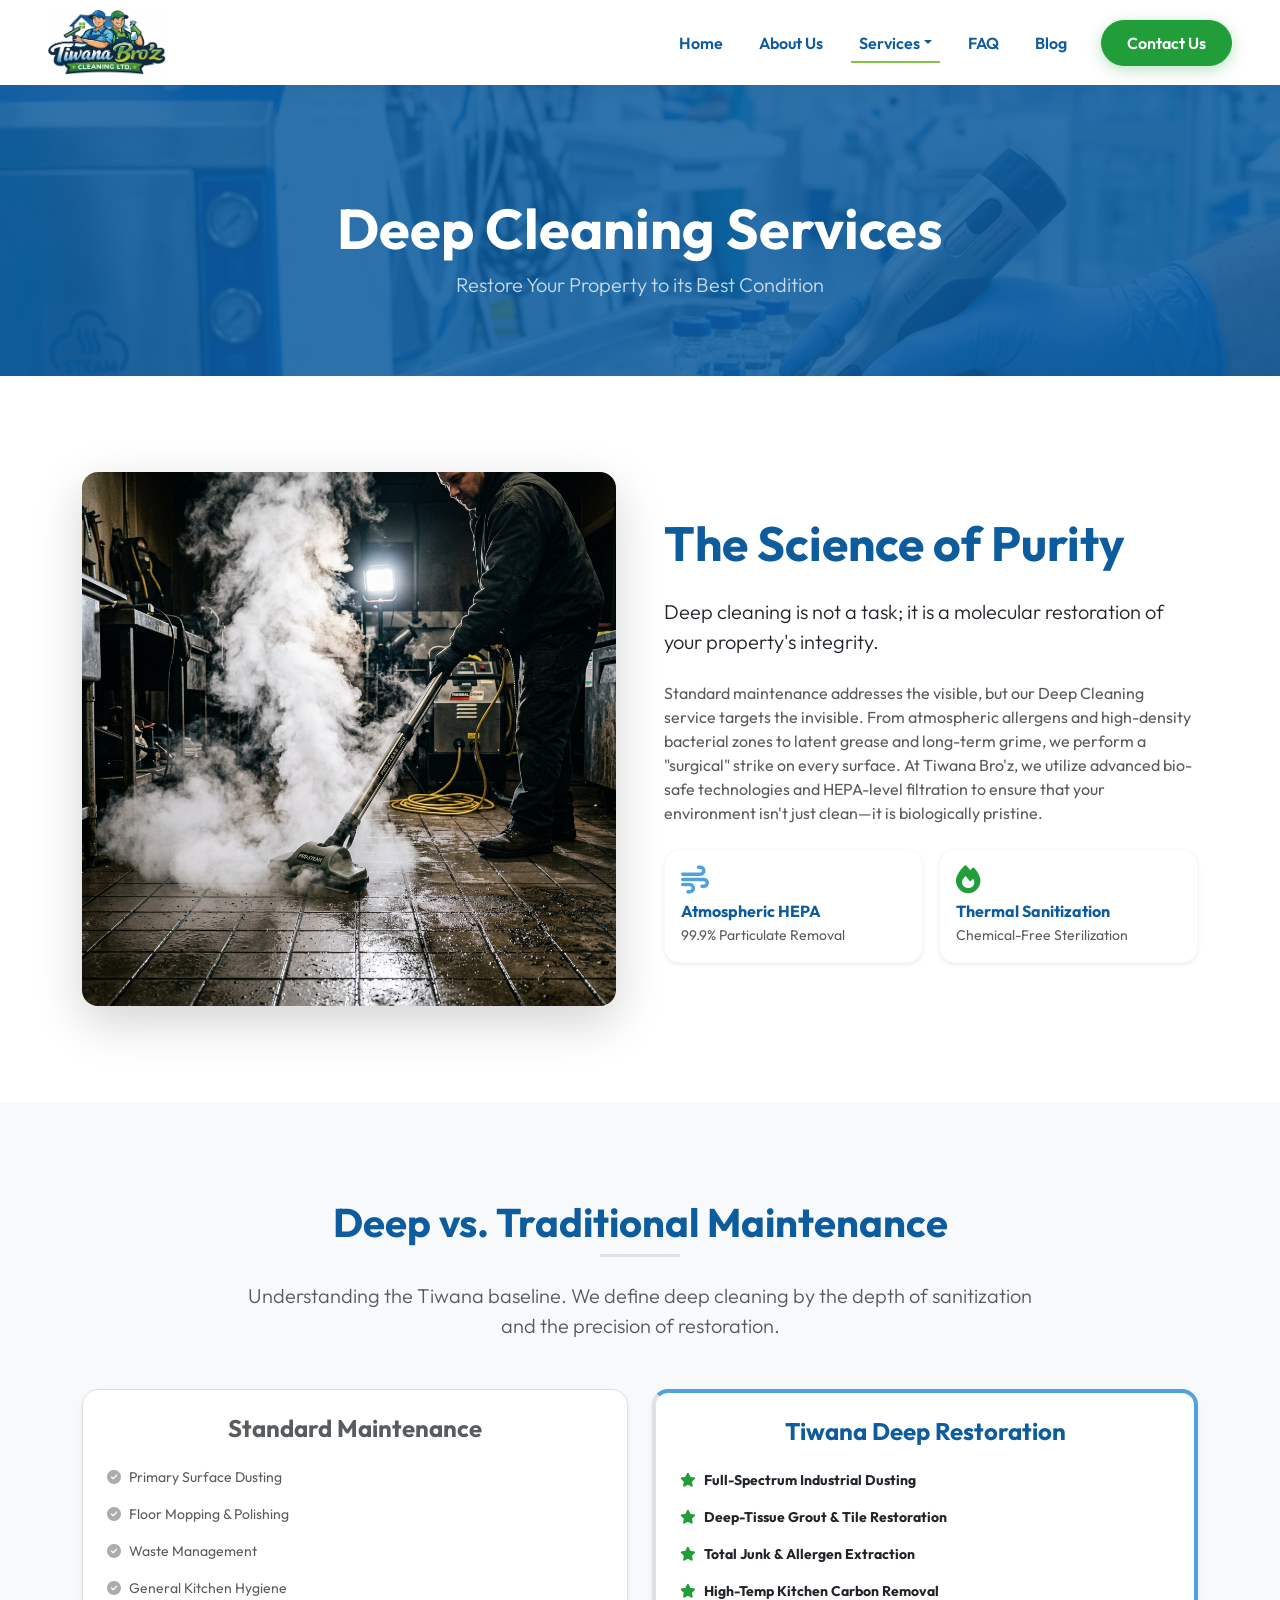
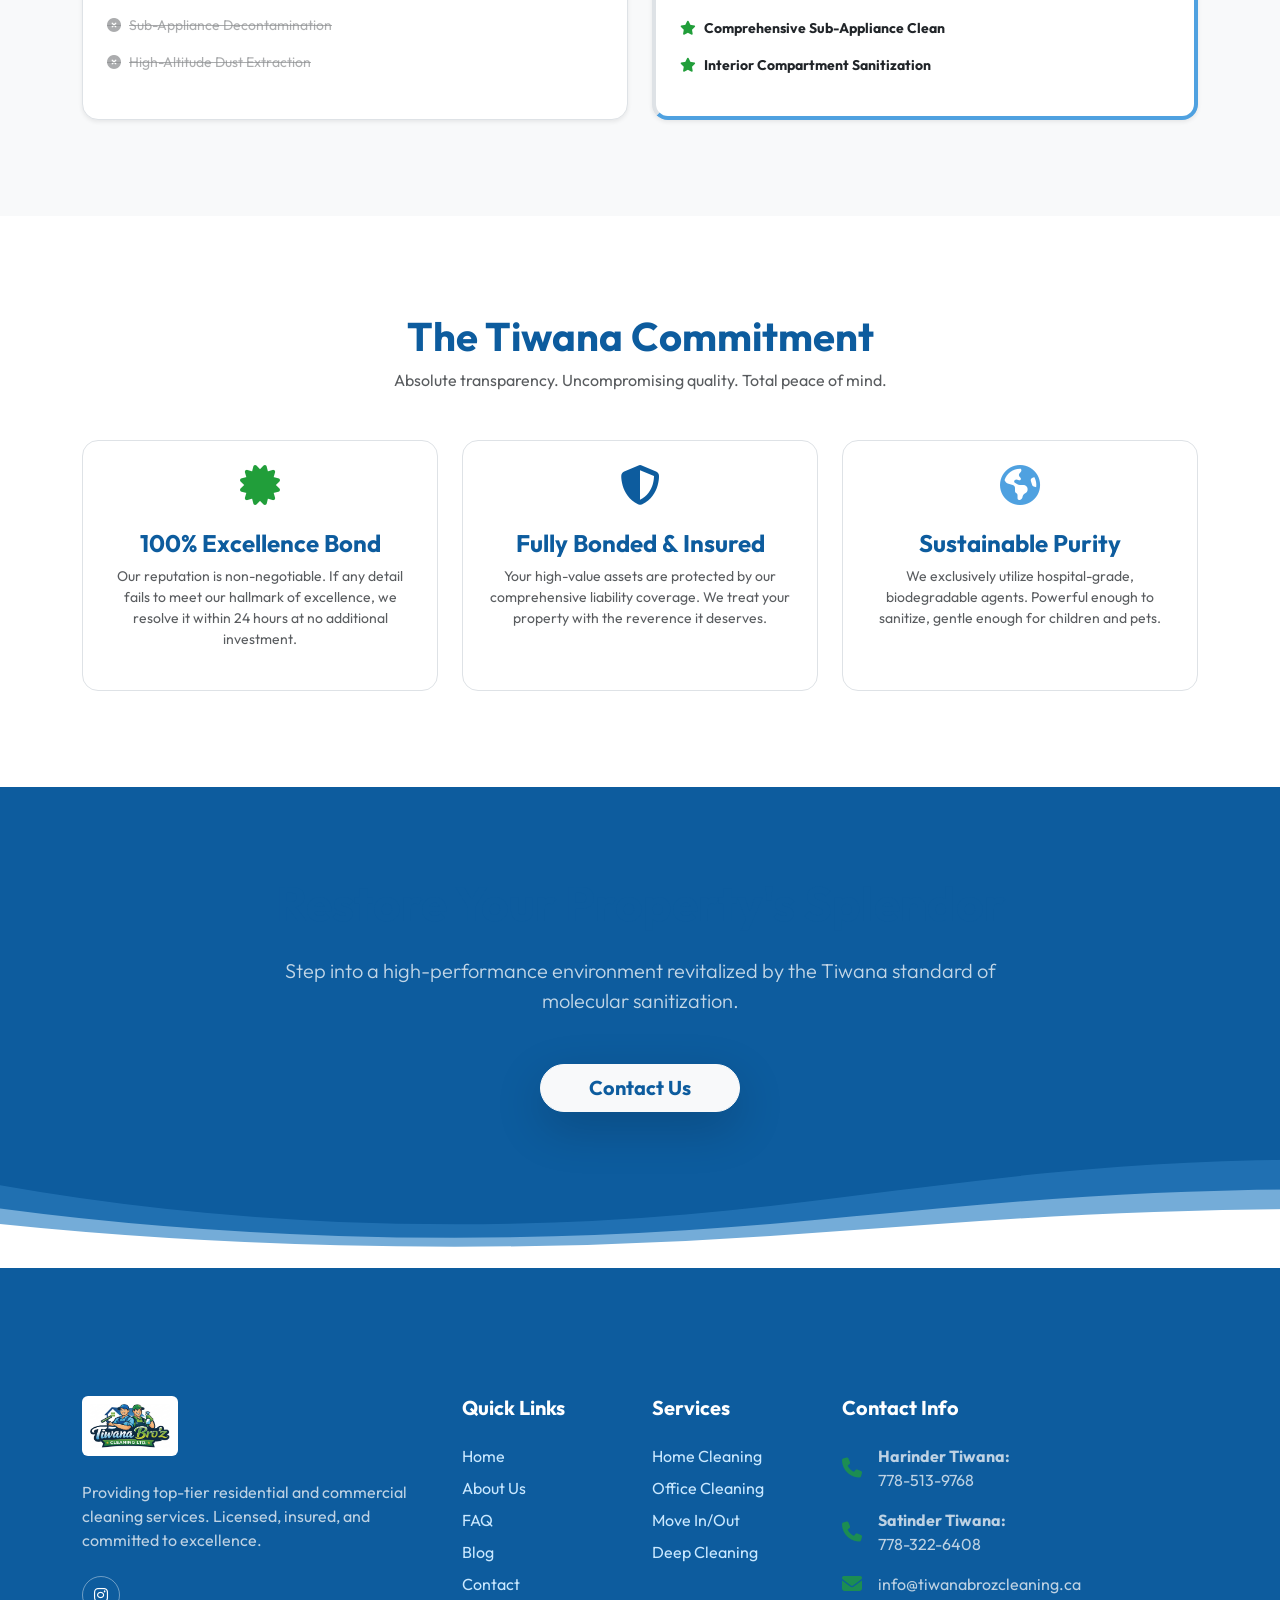
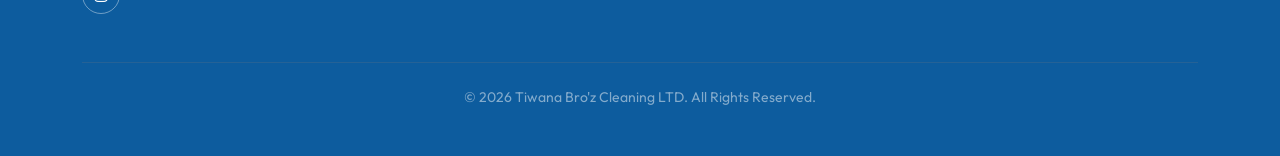
<file: service-3.html>
<!DOCTYPE html>
<html lang="en">
<head>
    <meta charset="UTF-8">
    <meta name="viewport" content="width=device-width, initial-scale=1.0">
    <meta name="keywords" content="cleaning services Surrey BC, professional house cleaners Vancouver, deep cleaning services near me, cleaning company Lower Mainland, move out cleaning Surrey, office cleaning services Vancouver, end of tenancy cleaning Surrey, deposit guarantee cleaning BC, apartment move out cleaners, surgical grade deep cleaning, post-construction cleaning Surrey, commercial office sanitization Vancouver, Airbnb cleaning Vancouver, strata building cleaners Surrey, affordable cleaning service Surrey, move out cleaning cost Surrey">
    <title>Professional Deep Cleaning Services | Lower Mainland | Tiwana Bro'z</title>
    <meta name="description" content="Thorough, medical-grade deep cleaning services in Surrey, Vancouver, and nearby BC cities. We sanitize the corners you forgot existed.">
    <link rel="canonical" href="https://tiwanabrozcleaning.ca/service-3.html">
    <meta property="og:title" content="Deep Cleaning Services | Tiwana Bro'z">
    <meta property="og:description" content="Surgical-grade sanitization and deep cleaning for total property restoration.">
    <meta property="og:image" content="https://tiwanabrozcleaning.ca/images/serv_deep_h_png_1776252401260.png">
    <meta property="og:url" content="https://tiwanabrozcleaning.ca/service-3.html">
    <!-- Bootstrap 5 CSS -->
    <link href="https://cdn.jsdelivr.net/npm/bootstrap@5.3.2/dist/css/bootstrap.min.css" rel="stylesheet">
    <!-- Font Awesome -->
    <link rel="stylesheet" href="https://cdnjs.cloudflare.com/ajax/libs/font-awesome/6.4.0/css/all.min.css">
    <!-- Custom CSS -->
    <link rel="stylesheet" href="style.css">
    <link rel="icon" type="image/png" href="images/logo.png">
    <style>
        .page-header { background: url('images/serv_deep_h_png_1776252401260.png') center/cover no-repeat; padding: 120px 0 60px; position:relative; }
        .page-header::before { content:''; position:absolute; inset:0; background:rgba(13,92,158,0.85); }
    </style>
</head>
<body>
    <nav class="navbar navbar-expand-lg navbar-glass fixed-top">
        <div class="container-fluid px-4 px-lg-5">
            <a class="navbar-brand" href="index.html">
                <img src="images/logo.png?v=2" alt="Tiwana Bro'z Cleaning LTD. Logo" style="object-fit: contain;">
            </a>
            <button class="navbar-toggler" type="button" data-bs-toggle="collapse" data-bs-target="#navbarNav">
                <span class="navbar-toggler-icon"></span>
            </button>
            <div class="collapse navbar-collapse" id="navbarNav">
                <ul class="navbar-nav ms-auto mb-2 mb-lg-0 align-items-center">
                    <li class="nav-item"><a class="nav-link" href="index.html">Home</a></li>
                    <li class="nav-item"><a class="nav-link" href="about.html">About Us</a></li>
                    <li class="nav-item dropdown">
                        <a class="nav-link dropdown-toggle active" href="#" data-bs-toggle="dropdown">Services</a>
                        <ul class="dropdown-menu">
                            <li><a class="dropdown-item" href="service-1.html">Home & Office</a></li>
                            <li><a class="dropdown-item" href="service-2.html">Move-In / Move-Out</a></li>
                            <li><a class="dropdown-item active" href="service-3.html">Deep Cleaning</a></li>
                        </ul>
                    </li>
                    <li class="nav-item"><a class="nav-link" href="faq.html">FAQ</a></li>
                    <li class="nav-item"><a class="nav-link" href="blog.html">Blog</a></li>
                    <li class="nav-item ms-lg-3 mt-3 mt-lg-0"><a class="btn btn-primary" href="contact.html">Contact Us</a></li>
                </ul>
            </div>
        </div>
    </nav>
    <!-- Hero Header -->
    <header class="page-header text-white text-center">
        <div class="container position-relative z-index-2 animate-on-scroll">
            <h1 class="fw-bold display-4">Deep Cleaning Services</h1>
            <p class="lead opacity-75">Restore Your Property to its Best Condition</p>
        </div>
    </header>

    <!-- Premium Intro Section -->
    <section class="py-5 bg-white">
        <div class="container py-5">
            <div class="row align-items-center g-5">
                <div class="col-lg-6 animate-on-scroll">
                    <div class="position-relative">
                        <img src="images/serv_deep_c_png_1776255394372.png" alt="Surgical Grade Sanitization" class="img-fluid rounded-4 shadow-lg w-100">
                    </div>
                </div>
                <div class="col-lg-6 animate-on-scroll">
                    <h2 class="display-5 fw-bold text-ocean mb-4">The Science of Purity</h2>
                    <p class="lead text-dark mb-4">Deep cleaning is not a task; it is a molecular restoration of your property's integrity.</p>
                    <p class="text-muted mb-4">Standard maintenance addresses the visible, but our Deep Cleaning service targets the invisible. From atmospheric allergens and high-density bacterial zones to latent grease and long-term grime, we perform a "surgical" strike on every surface. At Tiwana Bro'z, we utilize advanced bio-safe technologies and HEPA-level filtration to ensure that your environment isn't just clean—it is biologically pristine.</p>
                    <div class="row g-3">
                        <div class="col-6">
                            <div class="p-3 bg-white rounded-4 shadow-sm border border-light hover-lift">
                                <i class="fa-solid fa-wind text-sky fs-3 mb-2"></i>
                                <h6 class="fw-bold mb-1">Atmospheric HEPA</h6>
                                <p class="small text-muted mb-0">99.9% Particulate Removal</p>
                            </div>
                        </div>
                        <div class="col-6">
                            <div class="p-3 bg-white rounded-4 shadow-sm border border-light hover-lift">
                                <i class="fa-solid fa-fire text-grass fs-3 mb-2"></i>
                                <h6 class="fw-bold mb-1">Thermal Sanitization</h6>
                                <p class="small text-muted mb-0">Chemical-Free Sterilization</p>
                            </div>
                        </div>
                    </div>
                </div>
            </div>
        </div>
    </section>

    <!-- Deep vs Standard Comparison -->
    <section class="py-5 bg-light section-curved">
        <div class="container py-5">
            <div class="text-center mb-5 animate-on-scroll">
                <h2 class="display-6 fw-bold text-ocean">Deep vs. Traditional Maintenance</h2>
                <div class="mx-auto border-bottom border-3 border-grass mb-4" style="width: 80px;"></div>
                <p class="text-muted lead mx-auto" style="max-width: 800px;">Understanding the Tiwana baseline. We define deep cleaning by the depth of sanitization and the precision of restoration.</p>
            </div>
            <div class="row g-4">
                <div class="col-md-6 animate-on-scroll">
                    <div class="compare-box compare-standard bg-white p-4 rounded-4 shadow-sm border">
                        <h4 class="fw-bold text-muted mb-4 text-center">Standard Maintenance</h4>
                        <ul class="list-unstyled text-muted small">
                            <li class="mb-3 d-flex align-items-center gap-2"><i class="fa-solid fa-circle-check text-muted opacity-50"></i> Primary Surface Dusting</li>
                            <li class="mb-3 d-flex align-items-center gap-2"><i class="fa-solid fa-circle-check text-muted opacity-50"></i> Floor Mopping & Polishing</li>
                            <li class="mb-3 d-flex align-items-center gap-2"><i class="fa-solid fa-circle-check text-muted opacity-50"></i> Waste Management</li>
                            <li class="mb-3 d-flex align-items-center gap-2"><i class="fa-solid fa-circle-check text-muted opacity-50"></i> General Kitchen Hygiene</li>
                            <li class="mb-3 d-flex align-items-center gap-2 text-decoration-line-through opacity-50"><i class="fa-solid fa-circle-xmark"></i> Sub-Appliance Decontamination</li>
                            <li class="mb-3 d-flex align-items-center gap-2 text-decoration-line-through opacity-50"><i class="fa-solid fa-circle-xmark"></i> High-Altitude Dust Extraction</li>
                        </ul>
                    </div>
                </div>
                <div class="col-md-6 animate-on-scroll">
                    <div class="compare-box compare-deep bg-white p-4 rounded-4 shadow-sm border-start border-4 border-ocean">
                        <h4 class="fw-bold text-ocean mb-4 text-center">Tiwana Deep Restoration</h4>
                        <ul class="list-unstyled text-dark small">
                            <li class="mb-3 d-flex align-items-center gap-2 fw-bold"><i class="fa-solid fa-star text-grass"></i> Full-Spectrum Industrial Dusting</li>
                            <li class="mb-3 d-flex align-items-center gap-2 fw-bold"><i class="fa-solid fa-star text-grass"></i> Deep-Tissue Grout & Tile Restoration</li>
                            <li class="mb-3 d-flex align-items-center gap-2 fw-bold"><i class="fa-solid fa-star text-grass"></i> Total Junk & Allergen Extraction</li>
                            <li class="mb-3 d-flex align-items-center gap-2 fw-bold"><i class="fa-solid fa-star text-grass"></i> High-Temp Kitchen Carbon Removal</li>
                            <li class="mb-3 d-flex align-items-center gap-2 fw-bold"><i class="fa-solid fa-star text-grass"></i> Comprehensive Sub-Appliance Clean</li>
                            <li class="mb-3 d-flex align-items-center gap-2 fw-bold"><i class="fa-solid fa-star text-grass"></i> Interior Compartment Sanitization</li>
                        </ul>
                    </div>
                </div>
            </div>
        </div>
    </section>

    <!-- Core Quality Promises -->
    <section class="py-5 bg-white">
        <div class="container py-5">
            <div class="text-center mb-5 animate-on-scroll">
                <h2 class="display-6 fw-bold text-ocean">The Tiwana Commitment</h2>
                <p class="text-muted">Absolute transparency. Uncompromising quality. Total peace of mind.</p>
            </div>
            <div class="row g-4 text-center">
                <div class="col-md-4 animate-on-scroll">
                    <div class="p-4 border rounded-4 hover-glow bg-light bg-opacity-10 h-100">
                        <i class="fa-solid fa-certificate fs-1 text-grass mb-4 icon-pulse"></i>
                        <h4 class="fw-bold">100% Excellence Bond</h4>
                        <p class="text-muted small">Our reputation is non-negotiable. If any detail fails to meet our hallmark of excellence, we resolve it within 24 hours at no additional investment.</p>
                    </div>
                </div>
                <div class="col-md-4 animate-on-scroll">
                    <div class="p-4 border rounded-4 hover-glow bg-light bg-opacity-10 h-100">
                        <i class="fa-solid fa-shield-halved fs-1 text-ocean mb-4 icon-pulse"></i>
                        <h4 class="fw-bold">Fully Bonded & Insured</h4>
                        <p class="text-muted small">Your high-value assets are protected by our comprehensive liability coverage. We treat your property with the reverence it deserves.</p>
                    </div>
                </div>
                <div class="col-md-4 animate-on-scroll">
                    <div class="p-4 border rounded-4 hover-glow bg-light bg-opacity-10 h-100">
                        <i class="fa-solid fa-earth-americas fs-1 text-sky mb-4 icon-pulse"></i>
                        <h4 class="fw-bold">Sustainable Purity</h4>
                        <p class="text-muted small">We exclusively utilize hospital-grade, biodegradable agents. Powerful enough to sanitize, gentle enough for children and pets.</p>
                    </div>
                </div>
            </div>
        </div>
    </section>

    <!-- Final CTA -->
    <section class="py-5 bg-ocean text-white section-relative">
        <div class="container text-center py-5 animate-on-scroll">
            <h2 class="display-5 fw-bold mb-4">Restore Your Property's Splendor</h2>
            <p class="lead mb-5 opacity-75 mx-auto" style="max-width: 800px;">Step into a high-performance environment revitalized by the Tiwana standard of molecular sanitization.</p>
            <a href="contact.html" class="btn btn-light btn-lg px-5 text-ocean fw-bold rounded-pill shadow-lg hover-glow mb-5">Contact Us</a>
        </div>

        <!-- Premium Animated Waves (THE MOVING ONE) -->
        <div class="animated-waves">
            <div class="wave-layer wave-1"></div>
            <div class="wave-layer wave-2"></div>
            <div class="wave-layer wave-3"></div>
        </div>
    </section>

    <footer class="mt-0">
        <div class="container py-5 position-relative z-index-2">
            <div class="row g-4 mb-4">
                <div class="col-lg-4 col-md-6 mb-4">
                    <div class="mb-4"><img src="images/logo.png?v=2" alt="Tiwana Bro'z Cleaning LTD. Logo" height="60" class="bg-white rounded p-2"></div>
                    <p class="text-light opacity-75 mb-4">Providing top-tier residential and commercial cleaning services. Licensed, insured, and committed to excellence.</p>
                    <div class="d-flex gap-3 mt-4">
                        <a href="https://www.instagram.com/tiwanabrozcleaning?igsh=MW01enQ4YmJnaTh2MA%3D%3D&utm_source=qr" target="_blank" rel="noopener noreferrer" class="footer-social-link"><i class="fa-brands fa-instagram"></i></a>
                    </div>

                </div>
                <div class="col-lg-2 col-md-6 mb-4">
                    <h5 class="text-white fw-bold mb-4">Quick Links</h5>
                    <ul class="list-unstyled">
                        <li class="mb-2"><a href="index.html">Home</a></li>
                        <li class="mb-2"><a href="about.html">About Us</a></li>
                        <li class="mb-2"><a href="faq.html">FAQ</a></li>
                        <li class="mb-2"><a href="blog.html">Blog</a></li>
                        <li class="mb-2"><a href="contact.html">Contact</a></li>
                    </ul>
                </div>
                <div class="col-lg-2 col-md-6 mb-4">
                    <h5 class="text-white fw-bold mb-4">Services</h5>
                    <ul class="list-unstyled">
                        <li class="mb-2"><a href="service-1.html">Home Cleaning</a></li>
                        <li class="mb-2"><a href="service-1.html">Office Cleaning</a></li>
                        <li class="mb-2"><a href="service-2.html">Move In/Out</a></li>
                        <li class="mb-2"><a href="service-3.html">Deep Cleaning</a></li>
                    </ul>
                </div>
                <div class="col-lg-4 col-md-6 mb-4">
                    <h5 class="text-white fw-bold mb-4">Contact Info</h5>
                    <ul class="list-unstyled text-light opacity-75">
                        <li class="mb-3 d-flex align-items-center gap-3">
                            <i class="fa-solid fa-phone text-grass fs-5"></i>
                            <div><strong>Harinder Tiwana:</strong> <br><a href="tel:7785139768" class="text-light">778-513-9768</a></div>
                        </li>
                        <li class="mb-3 d-flex align-items-center gap-3">
                            <i class="fa-solid fa-phone text-grass fs-5"></i>
                            <div><strong>Satinder Tiwana:</strong> <br><a href="tel:7783226408" class="text-light">778-322-6408</a></div>
                        </li>
                        <li class="mb-3 d-flex align-items-center gap-3">
                            <i class="fa-solid fa-envelope text-grass fs-5"></i>
                            <a href="mailto:info@tiwanabrozcleaning.ca" class="text-light">info@tiwanabrozcleaning.ca</a>
                        </li>
                    </ul>
                </div>
            </div>
            <hr class="border-secondary mb-4 opacity-25">
            <div class="text-center text-light opacity-50 small">&copy; 2026 Tiwana Bro'z Cleaning LTD. All Rights Reserved.</div>
        </div>
    </footer>
    <script src="https://cdn.jsdelivr.net/npm/bootstrap@5.3.2/dist/js/bootstrap.bundle.min.js"></script>
    <script src="script.js"></script>
</body>
</html>
</file>
<file: style.css>
@import url('https://fonts.googleapis.com/css2?family=Outfit:wght@300;400;600;700;800&display=swap');

:root {
  /* Tiwana Bro'z Color Palette based on Business Card */
  --tb-ocean-blue: #0D5C9E;
  --tb-sky-blue: #4FA1E0;
  --tb-light-blue: #C9E8FF;
  --tb-grass-green: #219E3A;
  --tb-lime-green: #82C341;
  --tb-text-dark: #2B3A4A;
  --tb-text-light: #F7FBFF;
  --tb-white: #FFFFFF;
  --tb-cursor-size: 25px;
}

body {
  font-family: 'Outfit', sans-serif;
  color: var(--tb-text-dark);
  background-color: var(--tb-text-light);
  overflow-x: hidden;
  padding-top: 75px; /* Offset for fixed-top navbar */
}

h1, h2, h3, h4, h5, h6 {
  font-weight: 700;
  color: var(--tb-ocean-blue);
}

.hero-section h1, .hero-section h2, .hero-section p,
.page-header h1, .page-header h2, .page-header p,
.bg-gradient-blue h1, .bg-gradient-blue h2, .bg-gradient-blue p,
.bg-gradient-green h1, .bg-gradient-green h2, .bg-gradient-green p {
    color: white !important;
}

/* Custom Overrides & Reusables */
.bg-ocean { background-color: var(--tb-ocean-blue) !important; color: white; }
.bg-sky { background-color: var(--tb-sky-blue) !important; color: white; }
.bg-grass { background-color: var(--tb-grass-green) !important; color: white; }
.bg-gradient-blue {
    background: linear-gradient(135deg, var(--tb-ocean-blue) 0%, var(--tb-sky-blue) 100%);
    color: white;
}
.bg-gradient-green {
    background: linear-gradient(135deg, var(--tb-grass-green) 0%, var(--tb-lime-green) 100%);
    color: white;
}
.text-ocean { color: var(--tb-ocean-blue) !important; }
.text-sky { color: var(--tb-sky-blue) !important; }
.text-grass { color: var(--tb-grass-green) !important; }

/* Buttons */
.btn-primary {
  background-color: var(--tb-grass-green);
  border-color: var(--tb-grass-green);
  border-radius: 50px;
  padding: 10px 25px;
  font-weight: 600;
  box-shadow: 0 4px 15px rgba(33, 158, 58, 0.3);
  transition: all 0.3s ease;
}

.btn-primary:hover {
  background-color: var(--tb-lime-green);
  border-color: var(--tb-lime-green);
  transform: translateY(-2px);
  box-shadow: 0 6px 20px rgba(130, 195, 65, 0.4);
}

.btn-outline-light {
    border-radius: 50px;
    padding: 10px 25px;
    font-weight: 600;
    transition: all 0.3s ease;
}

.btn-outline-light:hover {
    color: var(--tb-ocean-blue);
    background-color: white;
    transform: translateY(-2px);
}

/* Solid White Navbar */
.navbar-glass {
  background: var(--tb-white) !important;
  box-shadow: 0 2px 20px rgba(0, 0, 0, 0.05);
  transition: all 0.4s ease;
  padding: 5px 0; /* Reduced padding */
}
.navbar-brand img {
  height: 65px; /* Compact but clear logo size */
  transition: all 0.3s ease;
}
.navbar-toggler {
    border-color: var(--tb-ocean-blue);
    padding: 8px;
}
.navbar-toggler-icon {
    background-image: url("data:image/svg+xml,%3csvg xmlns='http://www.w3.org/2000/svg' viewBox='0 0 30 30'%3e%3cpath stroke='rgba(13, 92, 158, 1)' stroke-linecap='round' stroke-miterlimit='10' stroke-width='2' d='M4 7h22M4 15h22M4 23h22'/%3e%3c/svg%3e") !important;
}
.navbar-glass .navbar-nav .nav-link {
  color: var(--tb-ocean-blue) !important;
  font-weight: 600;
  margin: 0 10px;
  position: relative;
}
.navbar-glass .navbar-nav .nav-link::before {
  content: '';
  position: absolute;
  width: 0;
  height: 2px;
  bottom: 0;
  left: 0;
  background-color: var(--tb-lime-green);
  transition: width 0.3s ease;
}
.navbar-glass .navbar-nav .nav-link:hover::before,
.navbar-glass .navbar-nav .nav-link.active::before {
  width: 100%;
}
.dropdown-menu {
    border: none;
    box-shadow: 0 10px 30px rgba(0,0,0,0.1);
    border-radius: 12px;
}
.dropdown-item {
    color: var(--tb-ocean-blue);
    font-weight: 500;
    padding: 10px 20px;
}
.dropdown-item:hover, .dropdown-item.active {
    background-color: var(--tb-light-blue);
    color: var(--tb-ocean-blue);
}

/* Hero Section with Animations */
.hero-section {
  position: relative;
  min-height: 80vh;
  display: flex;
  align-items: center;
  background: url('images/hero-bg.png') center/cover no-repeat; /* Fallback */
  background-blend-mode: overlay;
  background-color: rgba(13, 92, 158, 0.85); /* Ocean blue overlay */
  overflow: hidden;
  color: white;
}

.hero-content {
  position: relative;
  z-index: 2;
}

.hero-section h1 {
  color: white !important;
  font-size: 3.5rem;
  font-weight: 800;
  text-shadow: 0 4px 10px rgba(0,0,0,0.2);
}

.hero-section p {
  color: white !important;
  font-size: 1.2rem;
  font-weight: 300;
  margin-bottom: 2rem;
}

/* Animated Bubbles */
.bubble {
  position: absolute;
  bottom: -20px;
  border-radius: 50%;
  background: radial-gradient(circle at 30% 30%, rgba(255, 255, 255, 0.8), rgba(255, 255, 255, 0.1));
  box-shadow: 0 0 15px rgba(255, 255, 255, 0.4), inset 0 0 10px rgba(255, 255, 255, 0.5);
  animation: floatUp 15s infinite ease-in;
  opacity: 0;
  z-index: 10; /* Brought to front to make clickable */
}

@keyframes floatUp {
  0% { transform: translateY(0) scale(0.8); opacity: 0; }
  10% { opacity: 1; }
  90% { opacity: 1; }
  100% { transform: translateY(-1000px) scale(1.2); opacity: 0; }
}

/* Popping Animation */
.bubble.pop {
    animation: popAnimation 0.3s ease-out forwards !important;
}

@keyframes popAnimation {
    0% { transform: scale(1); opacity: 1; }
    50% { transform: scale(1.4); opacity: 0.5; }
    100% { transform: scale(0); opacity: 0; }
}

/* Sparkles Decoration */
.sparkle {
    position: absolute;
    width: 20px;
    height: 20px;
    background: white;
    clip-path: polygon(50% 0%, 61% 35%, 98% 35%, 68% 57%, 79% 91%, 50% 70%, 21% 91%, 32% 57%, 2% 35%, 39% 35%);
    animation: twinkle 3s infinite alternate;
}

@keyframes twinkle {
    0% { transform: scale(0.5); opacity: 0.3; }
    100% { transform: scale(1.2) rotate(45deg); opacity: 1; box-shadow: 0 0 10px white; }
}

/* Service Cards */
.service-card {
  border: none;
  border-radius: 15px;
  box-shadow: 0 5px 20px rgba(0, 0, 0, 0.05);
  transition: all 0.3s ease;
  overflow: hidden;
  height: 100%;
}
.service-card:hover {
  transform: translateY(-10px);
  box-shadow: 0 15px 30px rgba(13, 92, 158, 0.15);
}
.service-icon {
  width: 60px;
  height: 60px;
  border-radius: 50%;
  display: flex;
  align-items: center;
  justify-content: center;
  background-color: var(--tb-light-blue);
  color: var(--tb-ocean-blue);
  font-size: 24px;
  margin-bottom: 20px;
}

/* Footer Element */
.footer-wave {
  position: absolute;
  top: -50px;
  left: 0;
  width: 100%;
  overflow: hidden;
  line-height: 0;
}
.footer-wave svg {
  display: block;
  width: calc(100% + 1.3px);
  height: 50px;
}
.footer-svg-path { fill: var(--tb-ocean-blue); }

.footer-social-link {
    width: 38px;
    height: 38px;
    border: 1px solid rgba(255,255,255,0.4);
    border-radius: 50%;
    color: white;
    display: flex;
    align-items: center;
    justify-content: center;
    text-decoration: none;
    transition: all 0.3s ease;
    padding: 0;
}

.footer-social-link:hover {
    background: var(--tb-lime-green);
    border-color: var(--tb-lime-green);
    color: var(--tb-ocean-blue);
    transform: translateY(-3px);
}

/* Contact Icon Circle Fix */
.contact-icon-circle {
  width: 60px;
  height: 60px;
  display: flex !important;
  align-items: center;
  justify-content: center;
  flex-shrink: 0;
  border-radius: 50%;
}


footer {
  position: relative;
  background-color: var(--tb-ocean-blue);
  color: var(--tb-light-blue);
  padding-top: 80px;
}
footer a { color: var(--tb-light-blue); text-decoration: none; transition: 0.3s; }
footer a:hover { color: var(--tb-lime-green); padding-left: 5px; }

/* Global Animations (Triggered by Intersection Observer) */
.animate-on-scroll {
  opacity: 0;
  transform: translateY(30px);
  transition: all 0.8s ease-out;
}
.animate-on-scroll.visible {
  opacity: 1;
  transform: translateY(0);
}

/* Form Styles */
.form-control {
    border-radius: 8px;
    padding: 12px 15px;
    border: 1px solid #ddd;
}
.form-control:focus {
    border-color: var(--tb-sky-blue);
    box-shadow: 0 0 0 0.2rem rgba(79, 161, 224, 0.25);
}

/* Ultimate Mobile Optimization & Shrinkage */
@media (max-width: 768px) {
  /* Global Spacing Aggressive Reduction */
  section.py-5, .py-5 { padding-top: 2rem !important; padding-bottom: 2rem !important; }
  section.py-4, .py-4 { padding-top: 1.5rem !important; padding-bottom: 1.5rem !important; }
  .my-5 { margin-top: 1.5rem !important; margin-bottom: 1.5rem !important; }
  .container { padding-left: 15px; padding-right: 15px; }
  .row { --bs-gutter-x: 1rem; }

  /* Typography Aggressive Scaling */
  h1, .display-4 { font-size: 1.6rem !important; line-height: 1.2; letter-spacing: -0.02em; }
  h2, .display-5 { font-size: 1.4rem !important; line-height: 1.3; }
  h3, .display-6 { font-size: 1.25rem !important; }
  h4, h5, h6 { font-size: 1.1rem !important; }
  
  .lead { font-size: 0.85rem !important; line-height: 1.5 !important; margin-bottom: 0.75rem !important; }
  p, li, blockquote { font-size: 0.85rem !important; line-height: 1.5 !important; margin-bottom: 0.75rem !important; }
  
  /* Hero Specifics - Highly Compact */
  .hero-section { min-height: 50vh !important; padding: 40px 0 30px !important; }
  .page-header { padding: 40px 0 20px !important; }
  .hero-section h1 { margin-bottom: 0.5rem !important; }

  /* About Page - Layout Tightening */
  .sticky-column { position: static !important; top: 0 !important; margin-bottom: 1.5rem; }
  .gap-5 { gap: 1.25rem !important; } /* Major reduction in card gaps */
  .gap-4 { gap: 1rem !important; }
  .p-4 { padding: 1rem !important; } /* Shrink standard paddings */
  
  /* Component Adjustments */
  .feature-card, .service-card, .sidebar-card, .package-card { padding: 1.25rem !important; }
  .service-icon, .process-icon-wrapper, .step-circle { width: 50px !important; height: 50px !important; font-size: 1.25rem !important; }
  
  /* Center Specific Cards and Ticks */
  .package-card ul { display: inline-block !important; text-align: left !important; }
  .p-4.bg-ocean, .border-start.border-grass { text-align: center !important; }
  
  /* Navbar Adjustments */
  .navbar-brand img { height: 45px !important; }
  .navbar-glass { padding: 5px 0 !important; }
  .navbar-toggler { padding: 4px 6px !important; font-size: 0.8rem; }

  /* Footer Scaling & Centering */
  footer { padding-top: 40px !important; text-align: center !important; }
  footer .d-flex { justify-content: center !important; }
  footer .list-unstyled li { text-align: center !important; }
  footer .list-unstyled li.d-flex { flex-direction: column !important; align-items: center !important; gap: 8px !important; }
  footer .list-unstyled li div { text-align: center !important; }
  
  .footer-social-link { width: 34px !important; height: 34px !important; font-size: 0.9rem !important; }
  .footer-wave svg { height: 30px !important; }

  /* Interactive Elements Scaling */
  .btn-lg, .btn-primary, .btn-grass { padding: 8px 15px !important; font-size: 0.85rem !important; width: 100%; border-radius: 12px !important; }

  /* Mobile Pulse Animation */
  .btn-grass { animation: mobilePulse 2.5s infinite; }

  /* Disable Scroll Animations on Mobile to prevent "white flash" */
  .animate-on-scroll { 
    opacity: 1 !important; 
    transform: none !important; 
    transition: none !important; 
  }
}

@keyframes mobilePulse {
  0% { transform: scale(1); box-shadow: 0 4px 15px rgba(33, 158, 58, 0.3); }
  50% { transform: scale(1.03); box-shadow: 0 4px 25px rgba(33, 158, 58, 0.5); }
  100% { transform: scale(1); box-shadow: 0 4px 15px rgba(33, 158, 58, 0.3); }
}

/* --- Bubble Challenge UI --- */
#game-stats {
    position: absolute;
    right: 20px;
    bottom: 80px;
    background: rgba(255, 255, 255, 0.95);
    padding: 15px;
    border-radius: 20px;
    box-shadow: 0 10px 30px rgba(13, 92, 158, 0.15);
    z-index: 999;
    text-align: center;
    border: 3px solid var(--tb-light-blue);
    display: none; /* Shown via JS */
    flex-direction: column;
    gap: 10px;
    width: 140px;
    backdrop-filter: blur(5px);
}

@media (max-width: 768px) {
    #game-stats {
        display: flex !important;
        flex-direction: row;
        width: auto !important;
        left: auto !important;
        right: 15px !important;
        top: 15px !important;
        bottom: auto !important;
        padding: 6px 12px;
        background: rgba(255, 255, 255, 0.85);
        border-radius: 50px;
        box-shadow: 0 4px 15px rgba(0,0,0,0.1);
        backdrop-filter: blur(8px);
        transform: scale(0.85);
        transform-origin: top right;
    }
}

.stat-box {
    background: var(--tb-light-blue);
    padding: 8px;
    border-radius: 12px;
}

@media (max-width: 768px) {
    .stat-box {
        padding: 2px 8px;
        background: transparent;
        margin: 0;
    }
    .stat-label { display: none !important; } /* Hide 'Time Left' label on mobile pill */
    .stat-value { font-size: 0.9rem; margin-right: 5px; }
}

.stat-label { font-size: 0.7rem; text-transform: uppercase; color: var(--tb-ocean-blue); font-weight: 800; display: block; }

@media (max-width: 768px) {
    .stat-label { font-size: 0.6rem; margin-bottom: -2px; }
}

.stat-value { font-size: 1.4rem; font-weight: 800; color: var(--tb-grass-green); }

@media (max-width: 768px) {
    .stat-value { font-size: 1rem; }
}

.btn-game {
    background: var(--tb-ocean-blue);
    color: white;
    border: none;
    border-radius: 10px;
    padding: 8px;
    font-weight: 800;
    transition: all 0.3s ease;
    width: 100%;
    font-size: 0.9rem;
}

@media (max-width: 768px) {
    .btn-game {
        width: auto;
        padding: 4px 12px;
        font-size: 0.7rem;
        border-radius: 50px;
    }
}

@media (max-width: 991px) {
    #game-stats {
        bottom: 20px;
        right: 20px;
        flex-direction: row;
        width: auto;
        padding: 10px;
    }
}

/* --- Advanced Service Page Elements --- */

/* Hover Effects */
.hover-lift {
    transition: transform 0.3s cubic-bezier(0.175, 0.885, 0.32, 1.275), box-shadow 0.3s ease;
}
.hover-lift:hover {
    transform: translateY(-10px);
    box-shadow: 0 15px 40px rgba(13, 92, 158, 0.15) !important;
}

.hover-glow:hover {
    box-shadow: 0 0 25px rgba(130, 195, 65, 0.3) !important;
    border-color: var(--tb-lime-green) !important;
}

/* Pulsing Icons */
.icon-pulse {
    animation: iconPulse 2s infinite;
}
@keyframes iconPulse {
    0% { transform: scale(1); }
    50% { transform: scale(1.1); box-shadow: 0 0 15px rgba(13, 92, 158, 0.2); }
    100% { transform: scale(1); }
}

/* Process Timeline */
.process-timeline {
    position: relative;
    padding: 2rem 0;
}
.timeline-step {
    text-align: center;
    position: relative;
    z-index: 2;
}
.step-circle {
    width: 70px;
    height: 70px;
    background: var(--tb-white);
    border: 3px solid var(--tb-ocean-blue);
    border-radius: 50%;
    display: flex;
    align-items: center;
    justify-content: center;
    margin: 0 auto 1.5rem;
    font-size: 1.5rem;
    color: var(--tb-ocean-blue);
    font-weight: 800;
    transition: all 0.4s ease;
}
.timeline-step:hover .step-circle {
    background: var(--tb-ocean-blue);
    color: var(--tb-white);
    transform: scale(1.1);
}

/* Package Cards */
.package-card {
    border: 2px solid var(--tb-light-blue);
    border-radius: 20px;
    padding: 2.5rem;
    height: 100%;
    transition: all 0.3s ease;
    background: white;
}
.package-card.popular {
    border-color: var(--tb-grass-green);
    position: relative;
    transform: scale(1.05);
    z-index: 3;
}
.package-badge {
    position: absolute;
    top: -15px;
    left: 50%;
    transform: translateX(-50%);
    background: var(--tb-grass-green);
    color: white;
    padding: 5px 15px;
    border-radius: 50px;
    font-size: 0.8rem;
    font-weight: 700;
}

/* Custom Button Styles for Pricing */
.btn-grass {
    background: var(--tb-grass-green) !important;
    border: none !important;
    color: white !important;
    padding: 10px 30px;
    border-radius: 50px;
    font-weight: 600;
    transition: all 0.3s ease;
    display: inline-block;
    text-decoration: none;
}
.btn-grass:hover {
    background: #218838 !important;
    transform: translateY(-2px);
    box-shadow: 0 5px 15px rgba(40, 167, 69, 0.4);
}

.btn-outline-ocean {
    border: 2px solid var(--tb-ocean-blue) !important;
    background: transparent !important;
    color: var(--tb-ocean-blue) !important;
    padding: 8px 30px;
    border-radius: 50px;
    font-weight: 600;
    transition: all 0.3s ease;
    display: inline-block;
    text-decoration: none;
}
.btn-outline-ocean:hover {
    background: var(--tb-ocean-blue) !important;
    color: white !important;
    transform: translateY(-2px);
    box-shadow: 0 5px 15px rgba(13, 92, 158, 0.2);
}


/* Before/After Slider Shim */
.ba-slider {
    position: relative;
    overflow: hidden;
    border-radius: 15px;
    box-shadow: 0 10px 30px rgba(0,0,0,0.1);
}
.ba-overlay {
    position: absolute;
    top: 50%;
    left: 50%;
    transform: translate(-50%, -50%);
    background: rgba(13, 92, 158, 0.8);
    color: white;
    padding: 10px 20px;
    border-radius: 50px;
    pointer-events: none;
}

/* Feature Cards */
.feature-card {
    background: var(--tb-white);
    border-radius: 20px;
    padding: 2.5rem 2rem;
    border: 1px solid rgba(13, 92, 158, 0.1);
    border-bottom: 5px solid var(--tb-ocean-blue);
    height: 100%;
    transition: all 0.4s cubic-bezier(0.165, 0.84, 0.44, 1);
    box-shadow: 0 10px 30px rgba(0,0,0,0.02);
}

.feature-card:hover {
    transform: translateY(-10px);
    box-shadow: 0 20px 40px rgba(13, 92, 158, 0.1);
}

.feature-card i.fs-2 {
    background: rgba(13, 92, 158, 0.05);
    width: 60px;
    height: 60px;
    line-height: 60px;
    border-radius: 12px;
    margin-bottom: 1.5rem;
    display: inline-block;
}

.feature-card ul {
    margin-top: 1.5rem;
    padding-left: 0;
}

.feature-card li {
    display: flex;
    align-items: flex-start;
    gap: 12px;
    margin-bottom: 1rem !important;
    text-align: left;
    line-height: 1.4;
}

.feature-card li i {
    font-size: 0.9rem;
    margin-top: 4px;
    flex-shrink: 0;
}

.feature-card h4 {
    font-size: 1.25rem;
    letter-spacing: -0.02em;
}
.feature-card i {
    font-size: 1.5rem;
    color: var(--tb-ocean-blue);
    margin-bottom: 0;
    display: flex;
    align-items: center;
    justify-content: center;
}

.feature-card i.fs-2 {
    background: rgba(13, 92, 158, 0.08);
    width: 60px;
    height: 60px;
    border-radius: 14px;
    margin-bottom: 1.5rem;
    display: flex;
    align-items: center;
    justify-content: center;
    font-size: 1.75rem;
    color: var(--tb-ocean-blue);
}

/* Comparison Section */
.compare-box {
    padding: 1.5rem;
    border-radius: 12px;
    height: 100%;
}
.compare-standard { border: 2px solid #eee; background: #f9f9f9; }
.compare-deep { border: 2px solid var(--tb-sky-blue); background: var(--tb-light-blue); }

/* Enhanced Premium Animated Waves - Truly Liquid */
.section-relative { position: relative; overflow: hidden; padding-bottom: 60px !important; padding-top: 40px !important; background: var(--tb-ocean-blue); }

.top-wave {
    position: absolute;
    top: -2px; /* Deep overlap to hide straight background edges */
    left: 0;
    width: 100%;
    overflow: hidden;
    line-height: 0;
    z-index: 10;
}

.top-wave svg {
    display: block;
    width: calc(100% + 1.3px);
    height: 60px;
}

.animated-waves {
    position: absolute;
    bottom: -10px; /* Deep overlap to hide straight background edges */
    left: 0;
    width: 100%;
    height: 120px;
    overflow: hidden;
    line-height: 0;
    z-index: 10;
    pointer-events: none;
}

.wave-layer {
    position: absolute;
    bottom: 0;
    left: 0;
    width: 200%;
    height: 100%;
    background-size: 50% 100%;
    transform: translate3d(0, 0, 0);
}

.wave-1 {
    background: url("data:image/svg+xml,%3Csvg xmlns='http://www.w3.org/2000/svg' viewBox='0 0 1200 120' preserveAspectRatio='none'%3E%3Cpath d='M321.39,56.44c58-10.79,114.16-30.13,172-41.86,82.39-16.72,168.19-17.73,250.45-.39C823.78,31,906.67,72,985.66,92.83c70.05,18.48,146.53,26.09,214.34,3V120H0V27.35A600.21,600.21,0,0,0,321.39,56.44Z' fill='%234FA1E0'/%3E%3C/svg%3E");
    animation: wave-move 20s cubic-bezier(0.36, 0.45, 0.63, 0.53) infinite;
    opacity: 0.3;
    height: 120px;
}

.wave-2 {
    background: url("data:image/svg+xml,%3Csvg xmlns='http://www.w3.org/2000/svg' viewBox='0 0 1200 120' preserveAspectRatio='none'%3E%3Cpath d='M321.39,56.44c58-10.79,114.16-30.13,172-41.86,82.39-16.72,168.19-17.73,250.45-.39C823.78,31,906.67,72,985.66,92.83c70.05,18.48,146.53,26.09,214.34,3V120H0V27.35A600.21,600.21,0,0,0,321.39,56.44Z' fill='%23C9E8FF'/%3E%3C/svg%3E");
    animation: wave-move 15s cubic-bezier(0.36, 0.45, 0.63, 0.53) infinite;
    opacity: 0.5;
    height: 90px;
}

.wave-3 {
    background: url("data:image/svg+xml,%3Csvg xmlns='http://www.w3.org/2000/svg' viewBox='0 0 1200 120' preserveAspectRatio='none'%3E%3Cpath d='M321.39,56.44c58-10.79,114.16-30.13,172-41.86,82.39-16.72,168.19-17.73,250.45-.39C823.78,31,906.67,72,985.66,92.83c70.05,18.48,146.53,26.09,214.34,3V120H0V27.35A600.21,600.21,0,0,0,321.39,56.44Z' fill='%23ffffff'/%3E%3C/svg%3E");
    animation: wave-move 10s cubic-bezier(0.36, 0.45, 0.63, 0.53) infinite;
    opacity: 1;
    height: 70px;
}

@keyframes wave-move {
    0% { transform: translateX(0); }
    100% { transform: translateX(-50%); }
}

/* --- Premium Blog Framework --- */
.blog-post-content {
    font-size: 1.15rem;
    line-height: 1.8;
    color: #4a4a4a;
}

.blog-post-content p {
    margin-bottom: 2rem;
}

.blog-post-content .lead {
    font-size: 1.4rem;
    font-weight: 500;
    color: var(--tb-ocean-blue);
    margin-bottom: 2.5rem;
}

.blog-post-content h2, .blog-post-content h3 {
    margin-top: 3rem;
    margin-bottom: 1.5rem;
    color: var(--tb-ocean-blue);
}

.blog-post-content blockquote {
    padding: 2.5rem;
    margin: 3rem 0;
    border-left: 5px solid var(--tb-grass-green);
    background: #f8fbfd;
    font-style: italic;
    font-size: 1.35rem;
    color: var(--tb-ocean-blue);
    border-radius: 0 15px 15px 0;
}

.blog-sidebar {
    position: sticky;
    top: 100px;
}

.sidebar-card {
    border: none;
    border-radius: 20px;
    background: #ffffff;
    padding: 2rem;
    box-shadow: 0 10px 30px rgba(0,0,0,0.05);
    margin-bottom: 2rem;
}

.author-box {
    margin-top: 5rem;
    padding: 3rem;
    background: linear-gradient(135deg, #f8fbfd 0%, #ffffff 100%);
    border-radius: 25px;
    border: 1px solid rgba(13,92,158,0.05);
    display: flex;
    gap: 2rem;
    align-items: center;
}

.author-avatar {
    width: 100px;
    height: 100px;
    border-radius: 50%;
    object-fit: cover;
    background: var(--tb-light-blue);
    display: flex;
    align-items: center;
    justify-content: center;
    font-size: 2.5rem;
    color: var(--tb-ocean-blue);
    flex-shrink: 0;
    border: 3px solid #ffffff;
    box-shadow: 0 5px 15px rgba(0,0,0,0.1);
}

.related-post-card {
    border: none;
    border-radius: 20px;
    overflow: hidden;
    transition: all 0.4s cubic-bezier(0.165, 0.84, 0.44, 1);
    background: #ffffff;
    height: 100%;
}

.related-post-card:hover {
    transform: translateY(-10px);
    box-shadow: 0 20px 40px rgba(0,0,0,0.1);
}

.related-post-card img {
    height: 200px;
    width: 100%;
    object-fit: cover;
}

.blog-cta-banner {
    background: var(--tb-ocean-blue);
    border-radius: 30px;
    padding: 5rem;
    margin: 5rem 0;
    position: relative;
    overflow: hidden;
    color: white;
}

.blog-cta-banner::after {
    content: '';
    position: absolute;
    top: -50%;
    right: -10%;
    width: 500px;
    height: 500px;
    background: rgba(255,255,255,0.03);
    border-radius: 50%;
}

.reading-progress-bar {
    position: fixed;
    top: 75px;
    left: 0;
    width: 0%;
    height: 4px;
    background: var(--tb-grass-green);
    z-index: 1001;
    transition: width 0.1s;
}

@media (max-width: 991px) {
    .blog-sidebar { margin-top: 4rem; position: static; }
}

/* --- Page Enhancement System --- */
.stat-item {
    padding: 2rem;
    border-radius: 20px;
    background: rgba(255,255,255,0.05);
    backdrop-filter: blur(10px);
    border: 1px solid rgba(255,255,255,0.1);
    transition: transform 0.3s ease;
}

.stat-item:hover {
    transform: translateY(-5px);
    background: rgba(255,255,255,0.08);
}

.process-step {
    position: relative;
    padding: 2rem;
    text-align: center;
}

.process-icon-wrapper {
    width: 90px;
    height: 90px;
    background: #f8fbfd;
    border-radius: 50%;
    display: flex;
    align-items: center;
    justify-content: center;
    margin: 0 auto 1.5rem;
    font-size: 2rem;
    color: var(--tb-ocean-blue);
    border: 3px solid #ffffff;
    box-shadow: 0 10px 20px rgba(0,0,0,0.05);
    transition: all 0.3s ease;
}

.process-step:hover .process-icon-wrapper {
    background: var(--tb-ocean-blue);
    color: #ffffff;
    transform: scale(1.1);
}

/* Mobile Sticky-Stack Effect */
@media (max-width: 768px) {
    .process-step {
        position: sticky;
        top: 100px;
        background: #ffffff;
        border-radius: 20px;
        padding: 1.5rem !important;
        margin-bottom: 2rem;
        box-shadow: 0 10px 30px rgba(0,0,0,0.05);
        border: 1px solid rgba(13, 92, 158, 0.05);
    }
    
    /* Ensure section padding doesn't fight the sticky offset */
    .section-relative, section.py-5 { padding-top: 1rem !important; }
}

.founder-card {
    border: none;
    background: #ffffff;
    border-radius: 30px;
    overflow: hidden;
    box-shadow: 0 15px 40px rgba(0,0,0,0.05);
    transition: all 0.4s ease;
}

.founder-card:hover {
    transform: translateY(-10px);
    box-shadow: 0 25px 50px rgba(0,0,0,0.1);
}

.founder-image-box {
    height: 350px;
    background: var(--tb-light-blue);
    display: flex;
    align-items: center;
    justify-content: center;
    font-size: 120px;
    color: var(--tb-ocean-blue);
    position: relative;
    overflow: hidden;
}

.founder-image-box::after {
    content: '';
    position: absolute;
    inset: 0;
    background: linear-gradient(0deg, rgba(13,92,158,0.2) 0%, transparent 100%);
}

.badge-outline-grass {
    border: 1px solid var(--tb-grass-green);
    color: var(--tb-grass-green);
    background: transparent;
    padding: 0.4rem 1rem;
    border-radius: 50px;
    font-size: 0.85rem;
    font-weight: 600;
}

.commitment-pillar {
    background: #ffffff;
    padding: 2.5rem;
    border-radius: 25px;
    border: 1px solid #f0f4f8;
    height: 100%;
    transition: all 0.3s ease;
}

.commitment-pillar:hover {
    border-color: var(--tb-grass-green);
    box-shadow: 0 10px 30px rgba(0,0,0,0.04);
}

/* Decoration line for sidebar and headings */
.decoration-line {
    position: relative;
    display: inline-block;
}

.decoration-line::after {
    content: '';
    position: absolute;
    bottom: -8px;
    left: 0;
    width: 40px;
    height: 3px;
    background: var(--tb-grass-green);
    border-radius: 2px;
}
</file>
